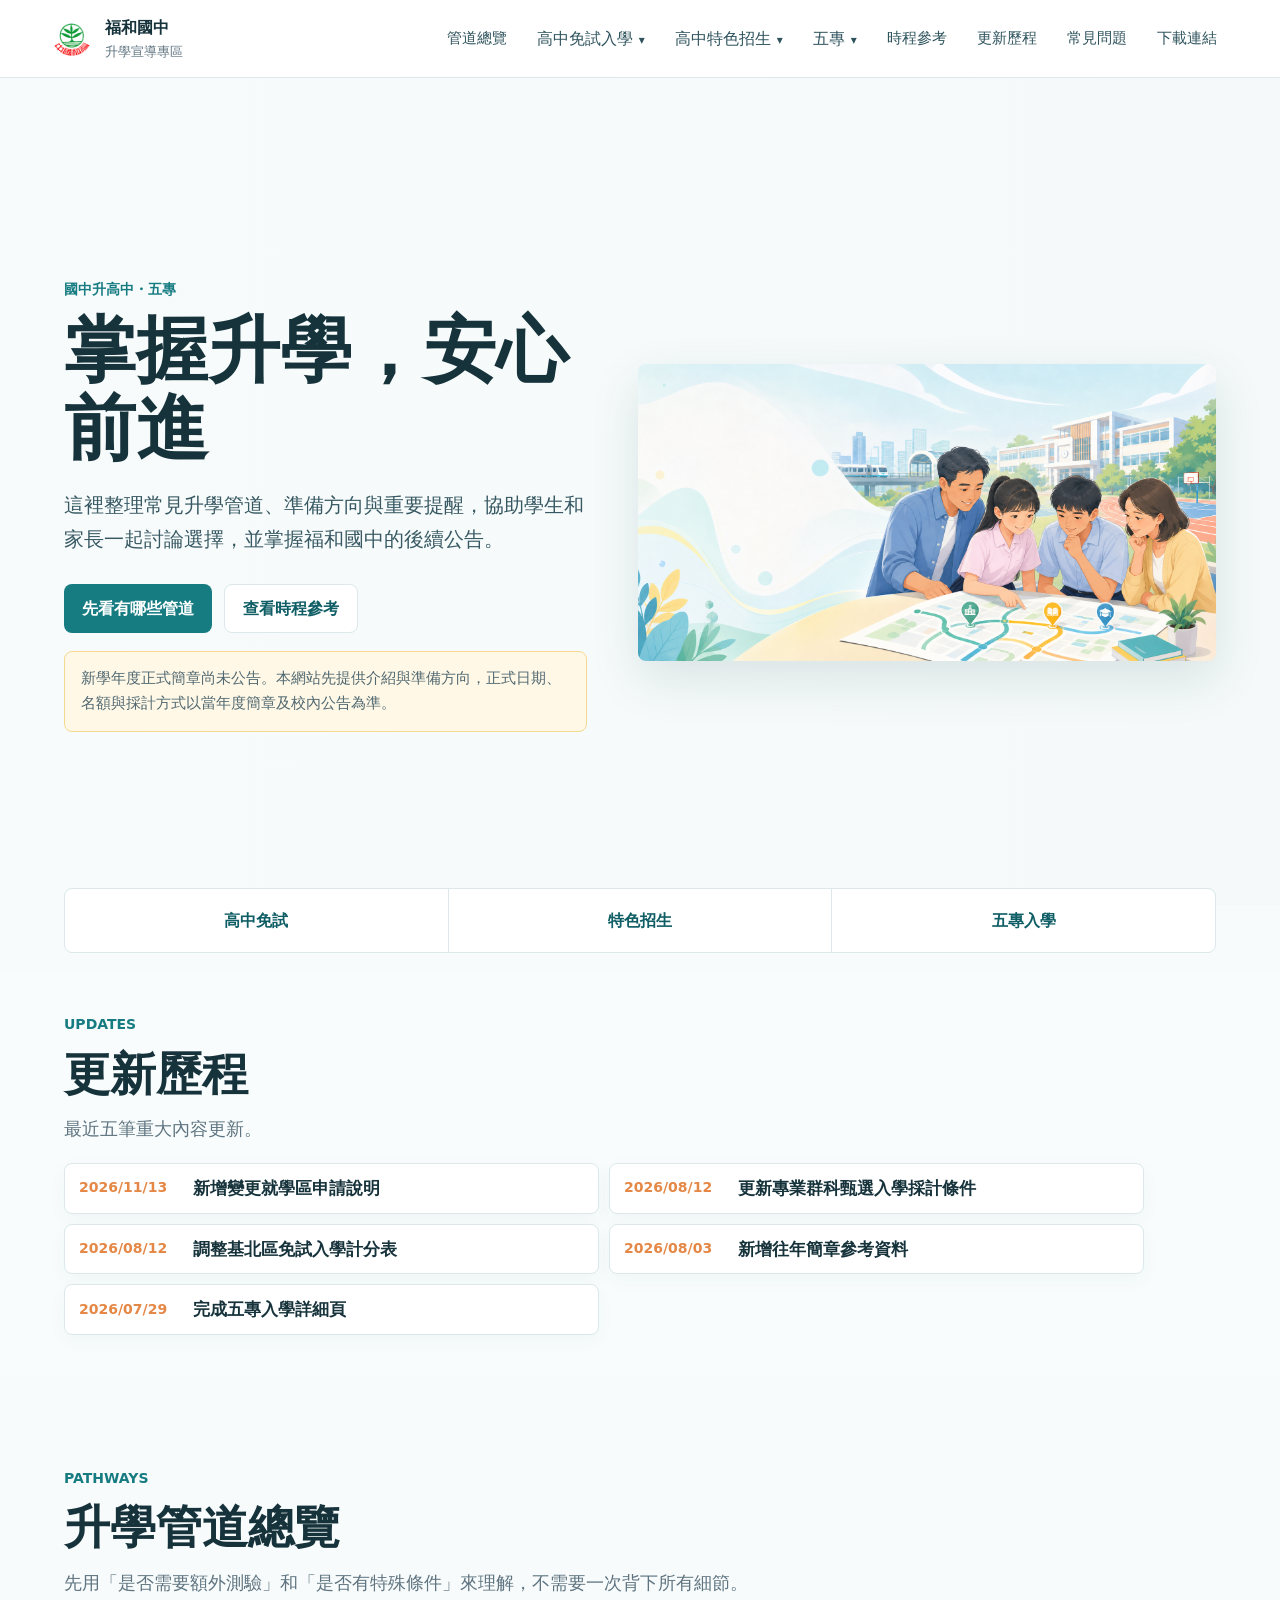
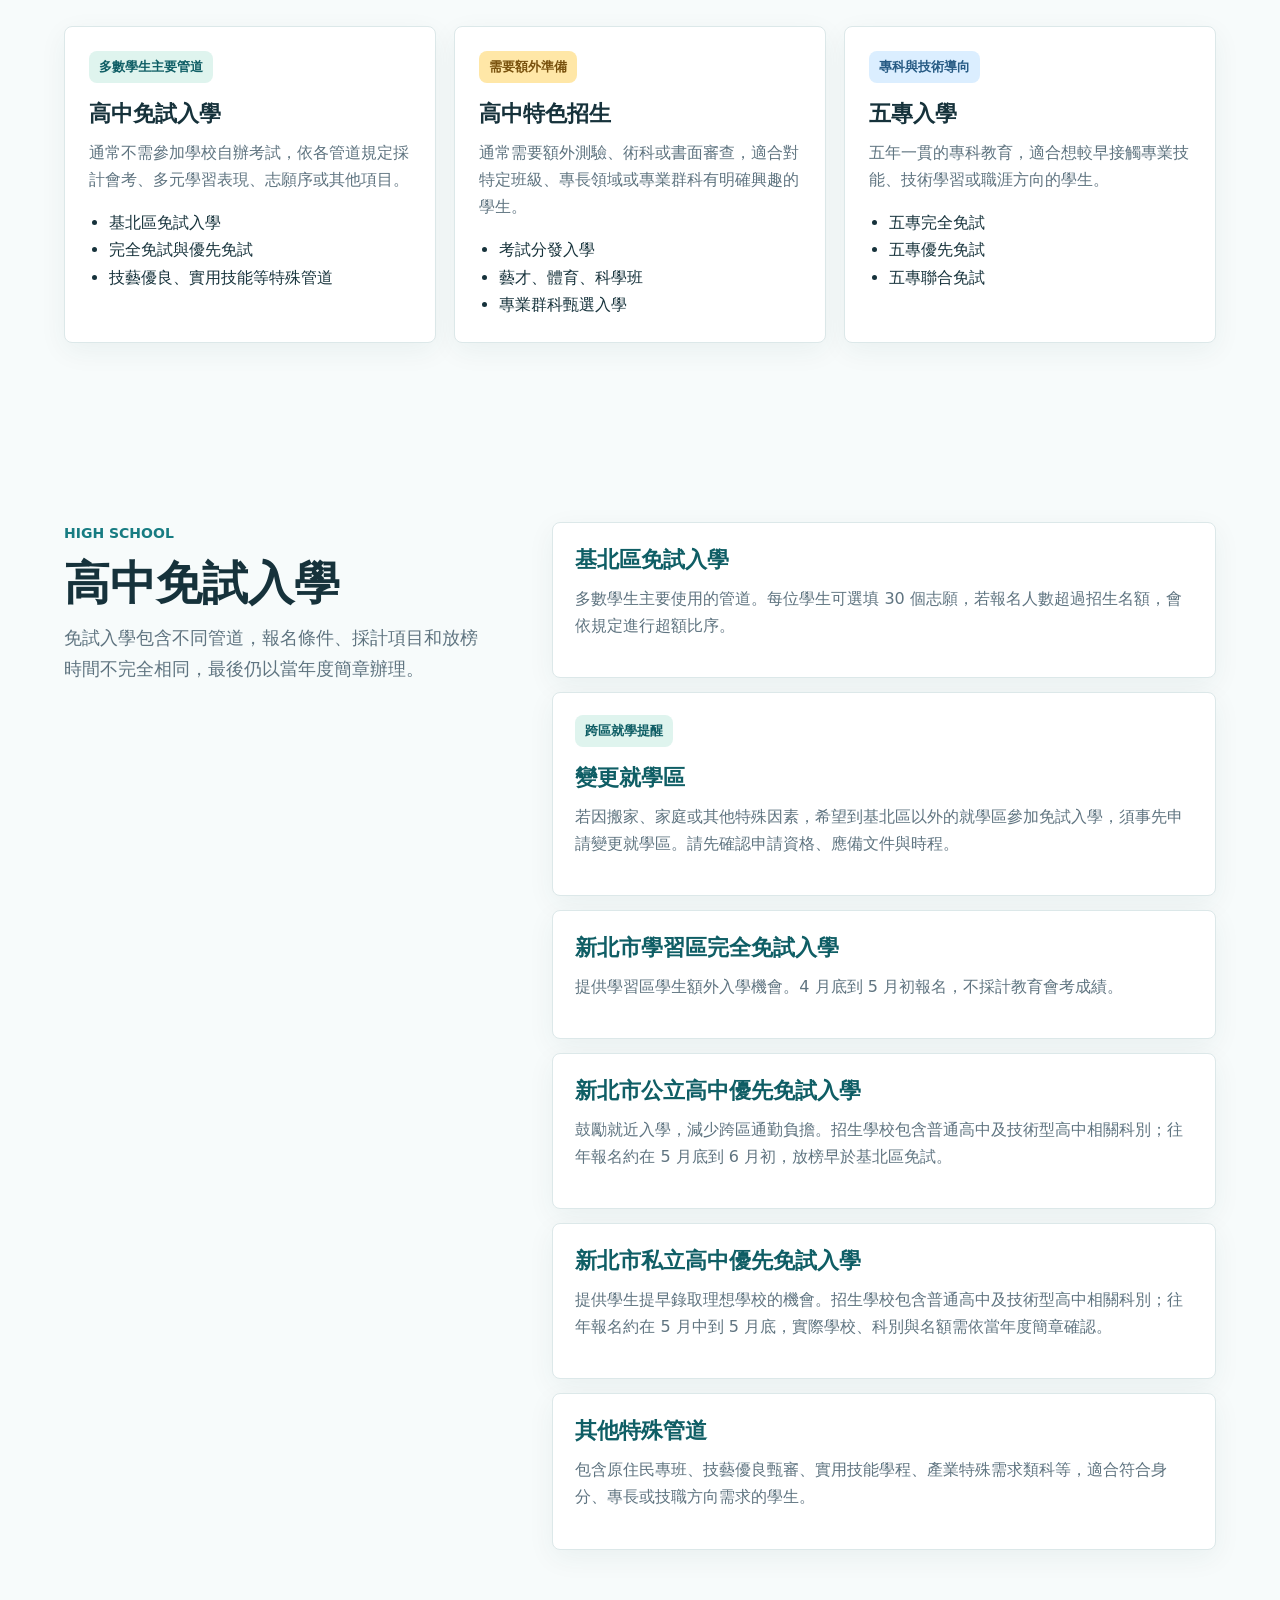
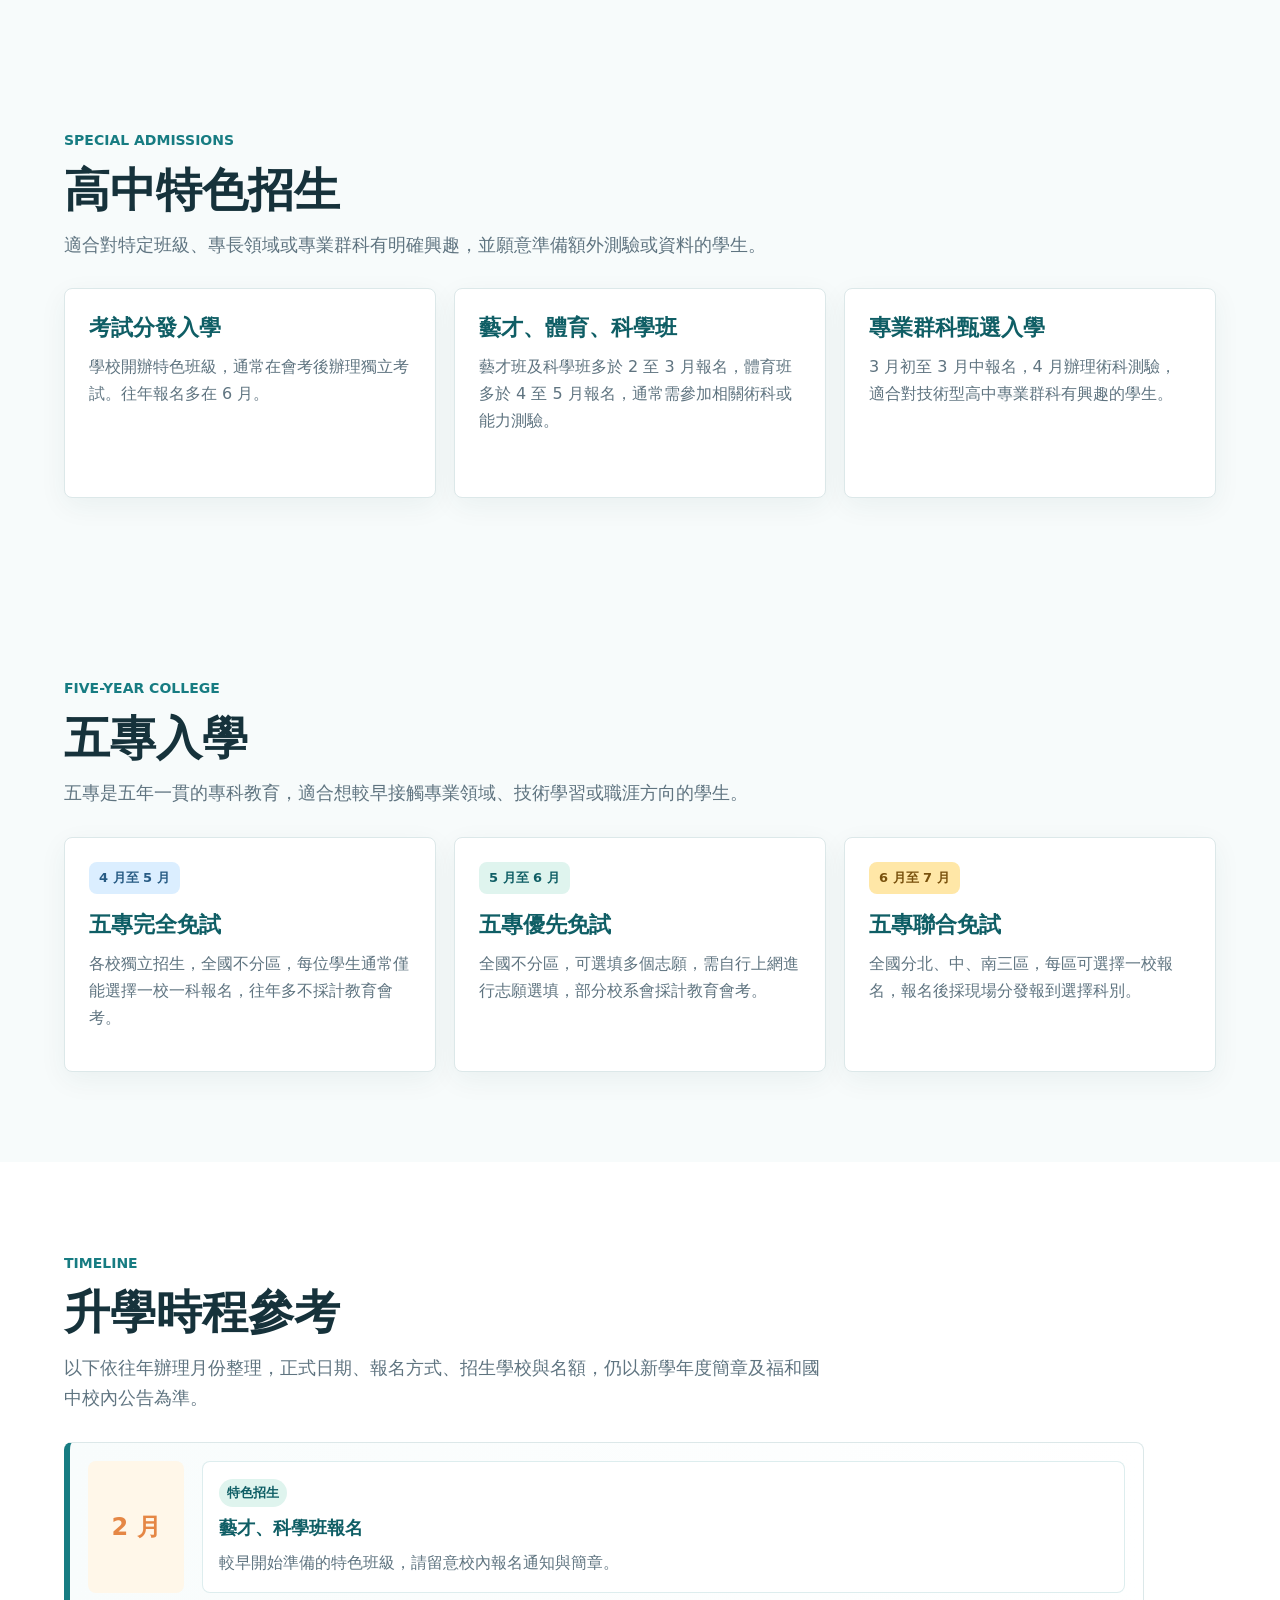
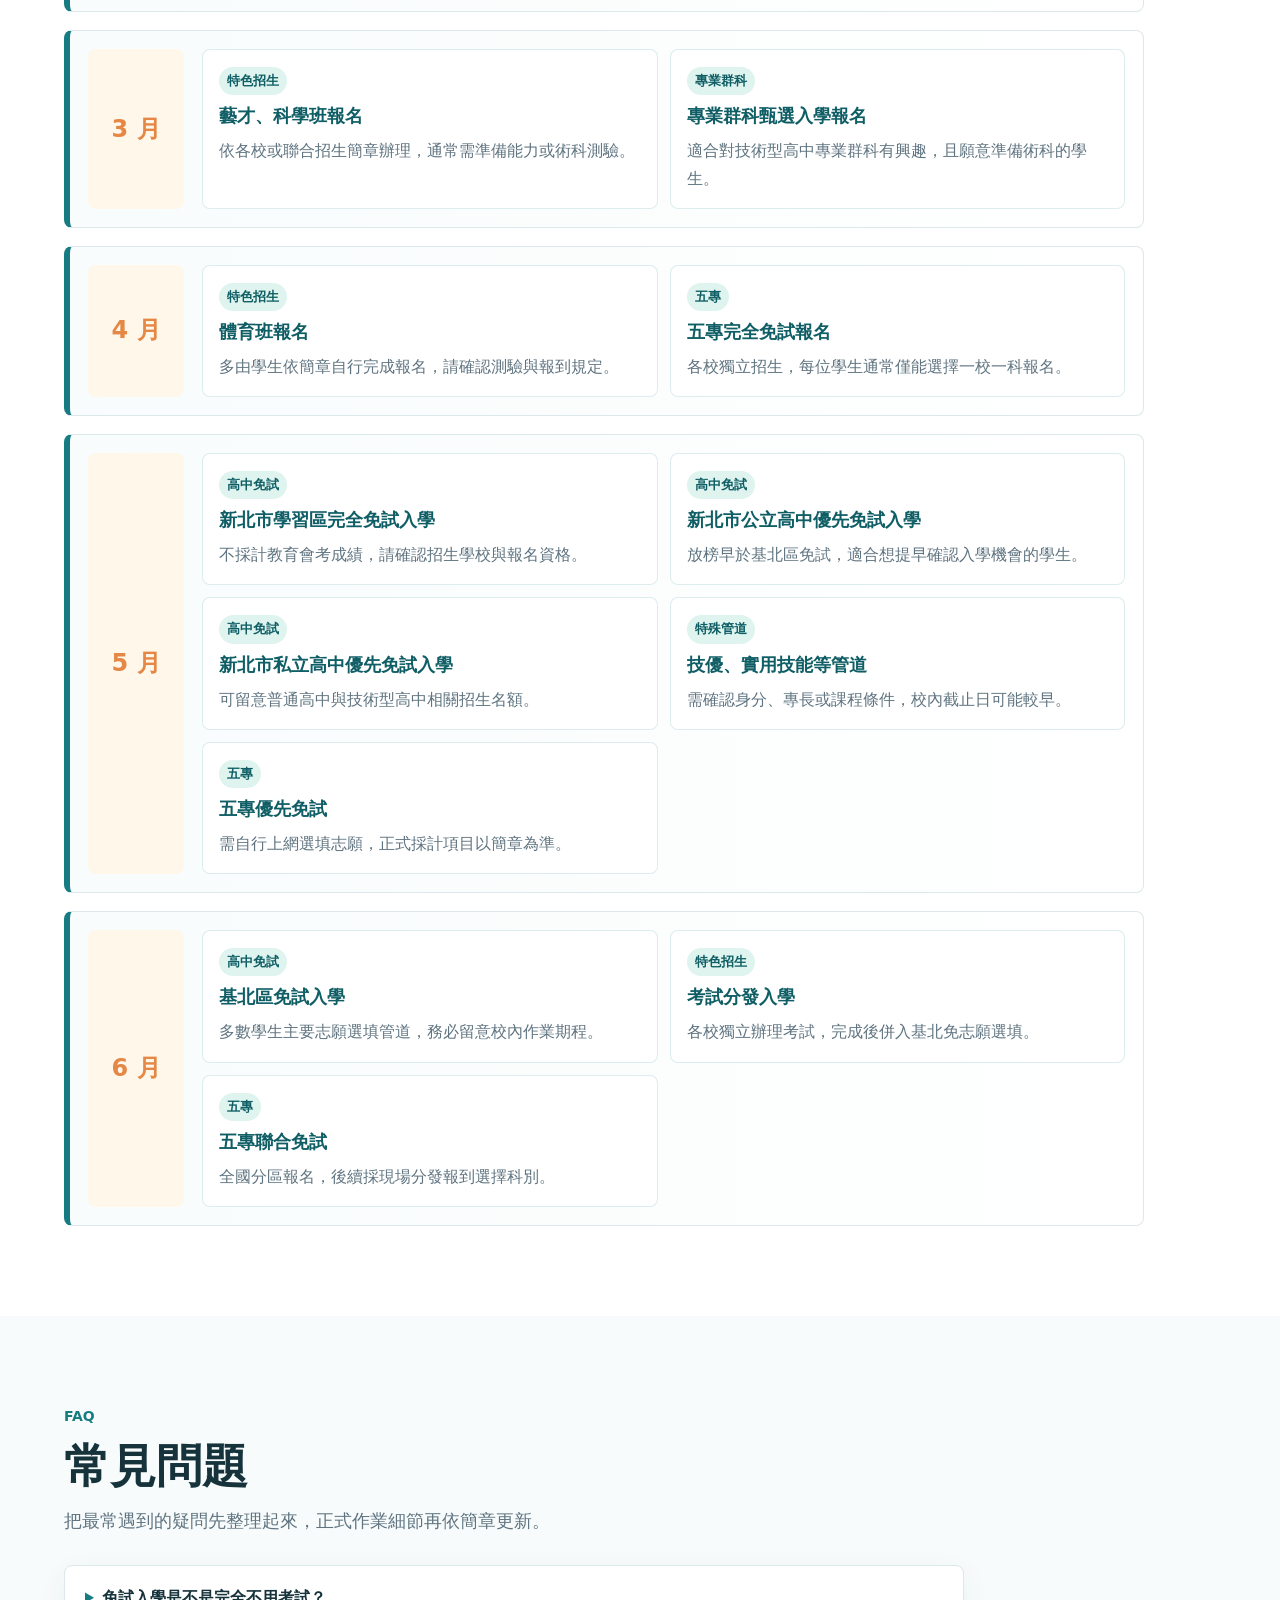
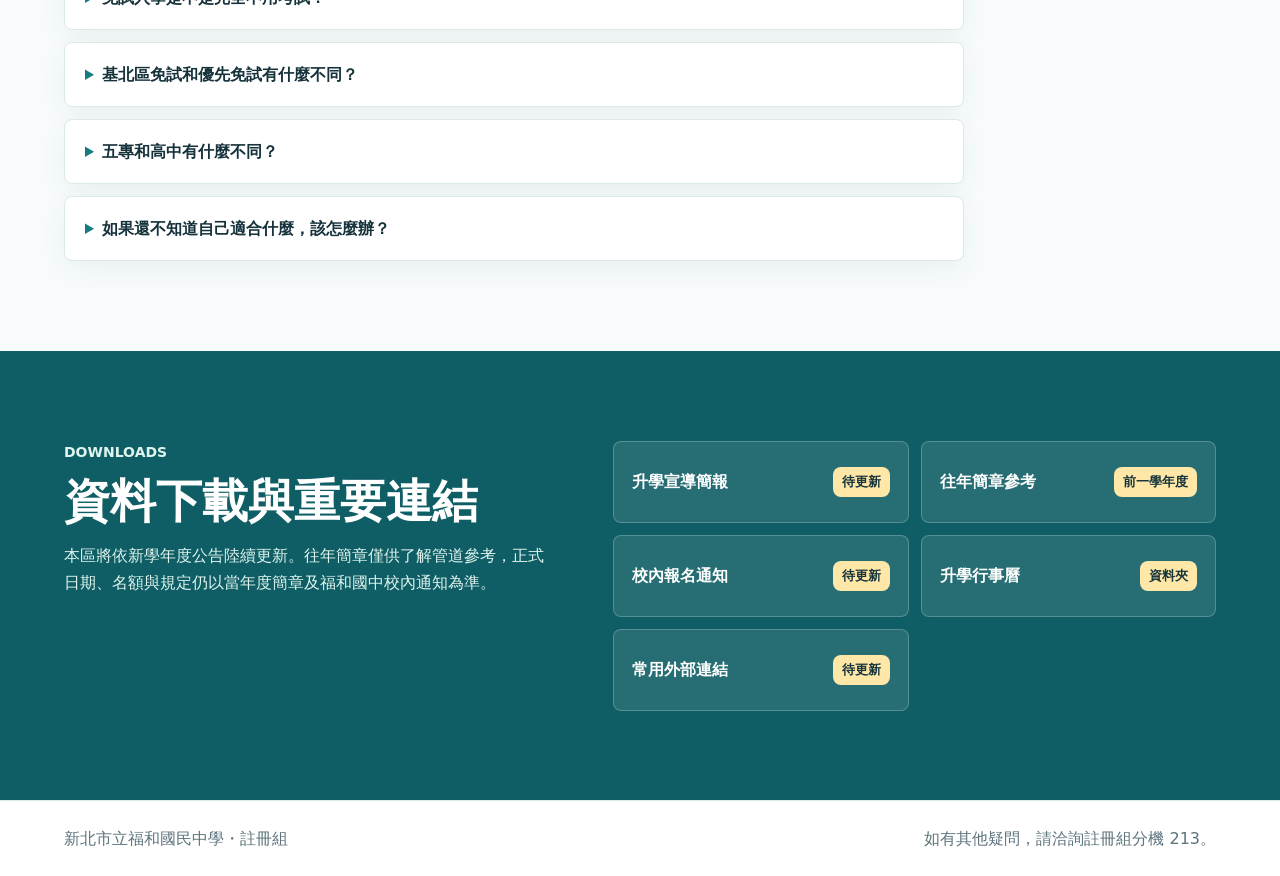
<file: index.html>
﻿<!doctype html>
<html lang="zh-Hant">
  <head>
    <meta charset="utf-8" />
    <meta name="viewport" content="width=device-width, initial-scale=1" />
    <title>福和國中升學宣導專區</title>
    <link rel="stylesheet" href="styles.css" />
  </head>
  <body>
    <header class="site-header">
      <a class="brand" href="#top" aria-label="回到首頁">
        <img class="brand-mark" src="assets/fuhe-jh-logo.png" alt="" />
        <span>
          <strong>福和國中</strong>
          <small>升學宣導專區</small>
        </span>
      </a>
      <button class="nav-toggle" type="button" aria-expanded="false" aria-controls="site-nav">選單</button>
      <nav id="site-nav" class="site-nav" aria-label="主要導覽">
        <a href="#pathways">管道總覽</a>
        <div class="nav-group">
          <button class="nav-menu-button" type="button" aria-expanded="false">高中免試入學</button>
          <div class="nav-menu">
            <a href="beiji.html">基北區免試入學</a>
            <a href="change-district.html">變更就學區（跨區申請）</a>
            <a href="learning-area.html">新北市學習區完全免試入學</a>
            <a href="public-priority.html">新北市公立高中優先免試入學</a>
            <a href="private-priority.html">新北市私立高中優先免試入學</a>
            <a href="special-pathways.html">其他特殊管道</a>
          </div>
        </div>
        <div class="nav-group">
          <button class="nav-menu-button" type="button" aria-expanded="false">高中特色招生</button>
          <div class="nav-menu">
            <a href="special-exam.html">考試分發入學</a>
            <a href="special-classes.html">藝才、體育、科學班</a>
            <a href="professional-groups.html">專業群科</a>
          </div>
        </div>
        <div class="nav-group">
          <button class="nav-menu-button" type="button" aria-expanded="false">五專</button>
          <div class="nav-menu">
            <a href="five-year-complete.html">五專完全免試</a>
            <a href="five-year-priority.html">五專優先免試</a>
            <a href="five-year-joint.html">五專聯合免試</a>
          </div>
        </div>
        <a href="#timeline">時程參考</a>
        <a href="#updates">更新歷程</a>
        <a href="#faq">常見問題</a>
        <a href="#downloads">下載連結</a>
      </nav>
    </header>

    <main id="top">
      <section class="hero">
        <div class="hero-copy">
          <p class="eyebrow">國中升高中・五專</p>
          <h1>掌握升學，安心前進</h1>
          <p class="lead">
            這裡整理常見升學管道、準備方向與重要提醒，協助學生和家長一起討論選擇，並掌握福和國中的後續公告。
          </p>
          <div class="hero-actions">
            <a class="button primary" href="#pathways">先看有哪些管道</a>
            <a class="button secondary" href="#timeline">查看時程參考</a>
          </div>
          <p class="notice">
            新學年度正式簡章尚未公告。本網站先提供介紹與準備方向，正式日期、名額與採計方式以當年度簡章及校內公告為準。
          </p>
        </div>
        <div class="hero-image" aria-label="學生與家長一起討論升學路徑的插圖">
          <img src="assets/hero-guidance-fuhe-uniform.png" alt="" />
        </div>
      </section>

      <section class="quick-links" aria-label="快速入口">
        <a href="#high-school">高中免試</a>
        <a href="#special">特色招生</a>
        <a href="#five-year">五專入學</a>
      </section>

      <section class="section updates-section" id="updates">
        <div class="section-heading compact-heading">
          <p class="eyebrow">Updates</p>
          <h2>更新歷程</h2>
          <p>最近五筆重大內容更新。</p>
        </div>
        <div class="update-list" aria-label="網站重大更新歷程">
          <article>
            <time datetime="2026-11-13">2026/11/13</time>
            <h3>新增變更就學區申請說明</h3>
          </article>
          <article>
            <time datetime="2026-08-12">2026/08/12</time>
            <h3>更新專業群科甄選入學採計條件</h3>
          </article>
          <article>
            <time datetime="2026-08-12">2026/08/12</time>
            <h3>調整基北區免試入學計分表</h3>
          </article>
          <article>
            <time datetime="2026-08-03">2026/08/03</time>
            <h3>新增往年簡章參考資料</h3>
          </article>
          <article>
            <time datetime="2026-07-29">2026/07/29</time>
            <h3>完成五專入學詳細頁</h3>
          </article>
        </div>
      </section>

      <section class="section" id="pathways">
        <div class="section-heading">
          <p class="eyebrow">Pathways</p>
          <h2>升學管道總覽</h2>
          <p>先用「是否需要額外測驗」和「是否有特殊條件」來理解，不需要一次背下所有細節。</p>
        </div>

        <div class="cards three">
          <article class="card">
            <span class="tag calm">多數學生主要管道</span>
            <h3>高中免試入學</h3>
            <p>通常不需參加學校自辦考試，依各管道規定採計會考、多元學習表現、志願序或其他項目。</p>
            <ul>
              <li>基北區免試入學</li>
              <li>完全免試與優先免試</li>
              <li>技藝優良、實用技能等特殊管道</li>
            </ul>
          </article>
          <article class="card">
            <span class="tag warm">需要額外準備</span>
            <h3>高中特色招生</h3>
            <p>通常需要額外測驗、術科或書面審查，適合對特定班級、專長領域或專業群科有明確興趣的學生。</p>
            <ul>
              <li>考試分發入學</li>
              <li>藝才、體育、科學班</li>
              <li>專業群科甄選入學</li>
            </ul>
          </article>
          <article class="card">
            <span class="tag fresh">專科與技術導向</span>
            <h3>五專入學</h3>
            <p>五年一貫的專科教育，適合想較早接觸專業技能、技術學習或職涯方向的學生。</p>
            <ul>
              <li>五專完全免試</li>
              <li>五專優先免試</li>
              <li>五專聯合免試</li>
            </ul>
          </article>
        </div>
      </section>

      <section class="section split" id="high-school">
        <div class="section-heading sticky-heading">
          <p class="eyebrow">High School</p>
          <h2>高中免試入學</h2>
          <p>免試入學包含不同管道，報名條件、採計項目和放榜時間不完全相同，最後仍以當年度簡章辦理。</p>
        </div>
        <div class="info-list">
          <article>
            <h3><a href="beiji.html">基北區免試入學</a></h3>
            <p>多數學生主要使用的管道。每位學生可選填 30 個志願，若報名人數超過招生名額，會依規定進行超額比序。</p>
          </article>
          <article>
            <span class="tag calm">跨區就學提醒</span>
            <h3><a href="change-district.html">變更就學區</a></h3>
            <p>若因搬家、家庭或其他特殊因素，希望到基北區以外的就學區參加免試入學，須事先申請變更就學區。請先確認申請資格、應備文件與時程。</p>
          </article>
          <article>
            <h3><a href="learning-area.html">新北市學習區完全免試入學</a></h3>
            <p>提供學習區學生額外入學機會。4 月底到 5 月初報名，不採計教育會考成績。</p>
          </article>
          <article>
            <h3><a href="public-priority.html">新北市公立高中優先免試入學</a></h3>
            <p>鼓勵就近入學，減少跨區通勤負擔。招生學校包含普通高中及技術型高中相關科別；往年報名約在 5 月底到 6 月初，放榜早於基北區免試。</p>
          </article>
          <article>
            <h3><a href="private-priority.html">新北市私立高中優先免試入學</a></h3>
            <p>提供學生提早錄取理想學校的機會。招生學校包含普通高中及技術型高中相關科別；往年報名約在 5 月中到 5 月底，實際學校、科別與名額需依當年度簡章確認。</p>
          </article>
          <article>
            <h3><a href="special-pathways.html">其他特殊管道</a></h3>
            <p>包含原住民專班、技藝優良甄審、實用技能學程、產業特殊需求類科等，適合符合身分、專長或技職方向需求的學生。</p>
          </article>
        </div>
      </section>

      <section class="section" id="special">
        <div class="section-heading">
          <p class="eyebrow">Special Admissions</p>
          <h2>高中特色招生</h2>
          <p>適合對特定班級、專長領域或專業群科有明確興趣，並願意準備額外測驗或資料的學生。</p>
        </div>
        <div class="cards three compact">
          <article class="card" id="special-exam">
            <h3><a href="special-exam.html">考試分發入學</a></h3>
            <p>學校開辦特色班級，通常在會考後辦理獨立考試。往年報名多在 6 月。</p>
          </article>
          <article class="card" id="special-classes">
            <h3><a href="special-classes.html">藝才、體育、科學班</a></h3>
            <p>藝才班及科學班多於 2 至 3 月報名，體育班多於 4 至 5 月報名，通常需參加相關術科或能力測驗。</p>
          </article>
          <article class="card" id="professional-groups">
            <h3><a href="professional-groups.html">專業群科甄選入學</a></h3>
            <p>3 月初至 3 月中報名，4 月辦理術科測驗，適合對技術型高中專業群科有興趣的學生。</p>
          </article>
        </div>
      </section>

      <section class="section" id="five-year">
        <div class="section-heading">
          <p class="eyebrow">Five-Year College</p>
          <h2>五專入學</h2>
          <p>五專是五年一貫的專科教育，適合想較早接觸專業領域、技術學習或職涯方向的學生。</p>
        </div>
        <div class="cards three compact">
          <article class="card" id="five-year-complete">
            <span class="tag fresh">4 月至 5 月</span>
            <h3><a href="five-year-complete.html">五專完全免試</a></h3>
            <p>各校獨立招生，全國不分區，每位學生通常僅能選擇一校一科報名，往年多不採計教育會考。</p>
          </article>
          <article class="card" id="five-year-priority">
            <span class="tag calm">5 月至 6 月</span>
            <h3><a href="five-year-priority.html">五專優先免試</a></h3>
            <p>全國不分區，可選填多個志願，需自行上網進行志願選填，部分校系會採計教育會考。</p>
          </article>
          <article class="card" id="five-year-joint">
            <span class="tag warm">6 月至 7 月</span>
            <h3><a href="five-year-joint.html">五專聯合免試</a></h3>
            <p>全國分北、中、南三區，每區可選擇一校報名，報名後採現場分發報到選擇科別。</p>
          </article>
        </div>
      </section>

      <section class="section timeline-section" id="timeline">
        <div class="section-heading">
          <p class="eyebrow">Timeline</p>
          <h2>升學時程參考</h2>
          <p>以下依往年辦理月份整理，正式日期、報名方式、招生學校與名額，仍以新學年度簡章及福和國中校內公告為準。</p>
        </div>
        <ol class="timeline">
          <li>
            <span>2 月</span>
            <div class="timeline-items">
              <article class="timeline-entry">
                <small>特色招生</small>
                <a href="special-classes.html">藝才、科學班報名</a>
                <p>較早開始準備的特色班級，請留意校內報名通知與簡章。</p>
              </article>
            </div>
          </li>
          <li>
            <span>3 月</span>
            <div class="timeline-items">
              <article class="timeline-entry">
                <small>特色招生</small>
                <a href="special-classes.html">藝才、科學班報名</a>
                <p>依各校或聯合招生簡章辦理，通常需準備能力或術科測驗。</p>
              </article>
              <article class="timeline-entry">
                <small>專業群科</small>
                <a href="professional-groups.html">專業群科甄選入學報名</a>
                <p>適合對技術型高中專業群科有興趣，且願意準備術科的學生。</p>
              </article>
            </div>
          </li>
          <li>
            <span>4 月</span>
            <div class="timeline-items">
              <article class="timeline-entry">
                <small>特色招生</small>
                <a href="special-classes.html">體育班報名</a>
                <p>多由學生依簡章自行完成報名，請確認測驗與報到規定。</p>
              </article>
              <article class="timeline-entry">
                <small>五專</small>
                <a href="five-year-complete.html">五專完全免試報名</a>
                <p>各校獨立招生，每位學生通常僅能選擇一校一科報名。</p>
              </article>
            </div>
          </li>
          <li>
            <span>5 月</span>
            <div class="timeline-items">
              <article class="timeline-entry">
                <small>高中免試</small>
                <a href="learning-area.html">新北市學習區完全免試入學</a>
                <p>不採計教育會考成績，請確認招生學校與報名資格。</p>
              </article>
              <article class="timeline-entry">
                <small>高中免試</small>
                <a href="public-priority.html">新北市公立高中優先免試入學</a>
                <p>放榜早於基北區免試，適合想提早確認入學機會的學生。</p>
              </article>
              <article class="timeline-entry">
                <small>高中免試</small>
                <a href="private-priority.html">新北市私立高中優先免試入學</a>
                <p>可留意普通高中與技術型高中相關招生名額。</p>
              </article>
              <article class="timeline-entry">
                <small>特殊管道</small>
                <a href="special-pathways.html">技優、實用技能等管道</a>
                <p>需確認身分、專長或課程條件，校內截止日可能較早。</p>
              </article>
              <article class="timeline-entry">
                <small>五專</small>
                <a href="five-year-priority.html">五專優先免試</a>
                <p>需自行上網選填志願，正式採計項目以簡章為準。</p>
              </article>
            </div>
          </li>
          <li>
            <span>6 月</span>
            <div class="timeline-items">
              <article class="timeline-entry">
                <small>高中免試</small>
                <a href="beiji.html">基北區免試入學</a>
                <p>多數學生主要志願選填管道，務必留意校內作業期程。</p>
              </article>
              <article class="timeline-entry">
                <small>特色招生</small>
                <a href="special-exam.html">考試分發入學</a>
                <p>各校獨立辦理考試，完成後併入基北免志願選填。</p>
              </article>
              <article class="timeline-entry">
                <small>五專</small>
                <a href="five-year-joint.html">五專聯合免試</a>
                <p>全國分區報名，後續採現場分發報到選擇科別。</p>
              </article>
            </div>
          </li>
        </ol>
      </section>

      <section class="section" id="faq">
        <div class="section-heading">
          <p class="eyebrow">FAQ</p>
          <h2>常見問題</h2>
          <p>把最常遇到的疑問先整理起來，正式作業細節再依簡章更新。</p>
        </div>
        <div class="faq-list">
          <details>
            <summary>免試入學是不是完全不用考試？</summary>
            <p>通常不需要參加各校另外舉辦的入學考試，但部分管道仍會採計國中教育會考、多元學習表現、志願序或其他項目。</p>
          </details>
          <details>
            <summary>基北區免試和優先免試有什麼不同？</summary>
            <p>基北區免試是多數學生主要使用的管道，可選填多個志願。優先免試通常讓學生提早報名特定學校，報名學校數較少，辦理時間也較早。</p>
          </details>
          <details>
            <summary>五專和高中有什麼不同？</summary>
            <p>五專是五年一貫的專科教育，較早進入專業領域學習。普通高中、技術型高中、綜合型高中與五專的課程安排、學習重點和未來進路不同。</p>
          </details>
          <details>
            <summary>如果還不知道自己適合什麼，該怎麼辦？</summary>
            <p>可以先了解普通高中、技術型高中、綜合型高中與五專差異，列出感興趣或不排斥的學校與科別，再和導師、輔導老師、家人討論。</p>
          </details>
        </div>
      </section>

      <section class="section downloads" id="downloads">
        <div>
          <p class="eyebrow">Downloads</p>
          <h2>資料下載與重要連結</h2>
          <p>本區將依新學年度公告陸續更新。往年簡章僅供了解管道參考，正式日期、名額與規定仍以當年度簡章及福和國中校內通知為準。</p>
        </div>
        <div class="download-grid">
          <a href="#" aria-disabled="true">升學宣導簡報<span>待更新</span></a>
          <a href="https://drive.google.com/drive/u/0/folders/1i0nspCQIE1HU7EPEcooNxf0yfDHNIeZe" target="_blank" rel="noopener">往年簡章參考<span>前一學年度</span></a>
          <a href="#" aria-disabled="true">校內報名通知<span>待更新</span></a>
          <a href="https://drive.google.com/drive/folders/1Xf5ZR2CCI41YE4-HUJNZ5OLdWqQUwfVE?usp=drive_link" target="_blank" rel="noopener">升學行事曆<span>資料夾</span></a>
          <a href="#" aria-disabled="true">常用外部連結<span>待更新</span></a>
        </div>
      </section>
    </main>

    <footer class="site-footer">
      <p>新北市立福和國民中學・註冊組</p>
      <p>如有其他疑問，請洽詢註冊組分機 213。</p>
    </footer>

    <script src="script.js"></script>
  </body>
</html>
</file>
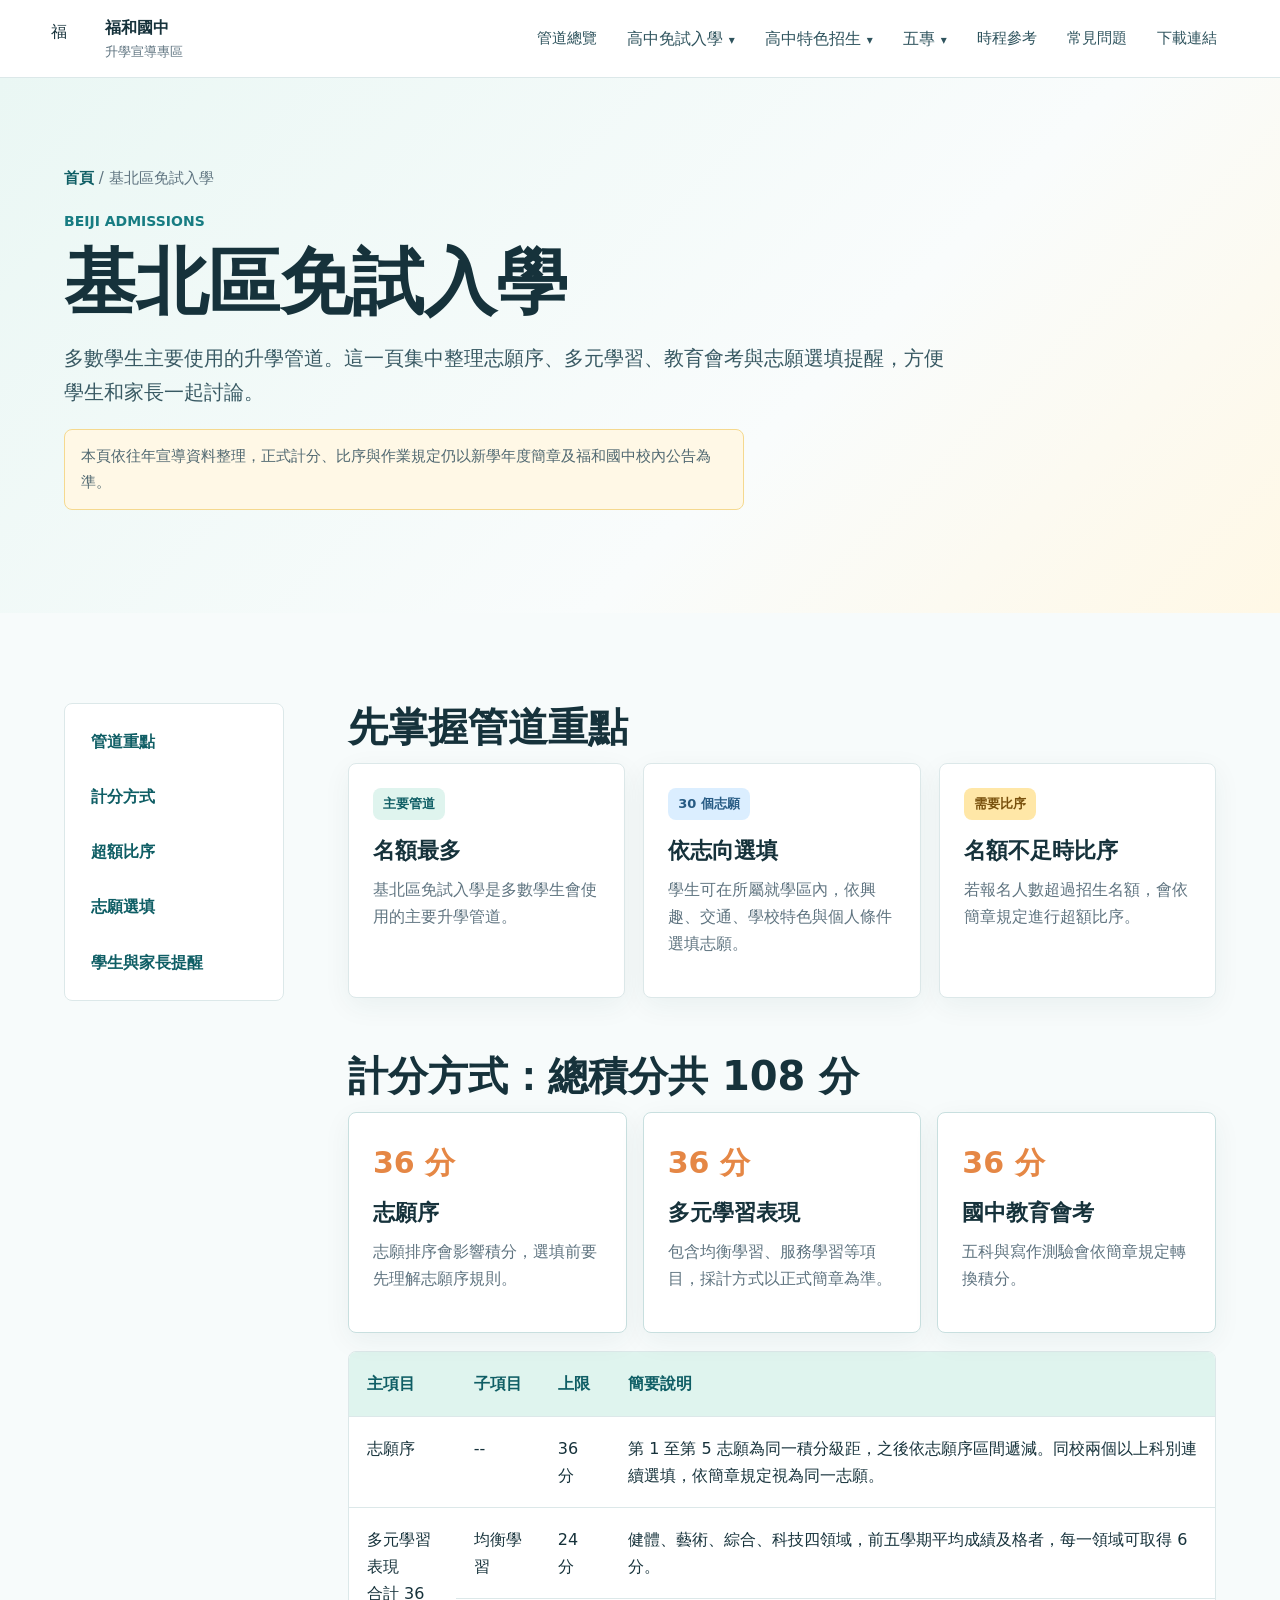
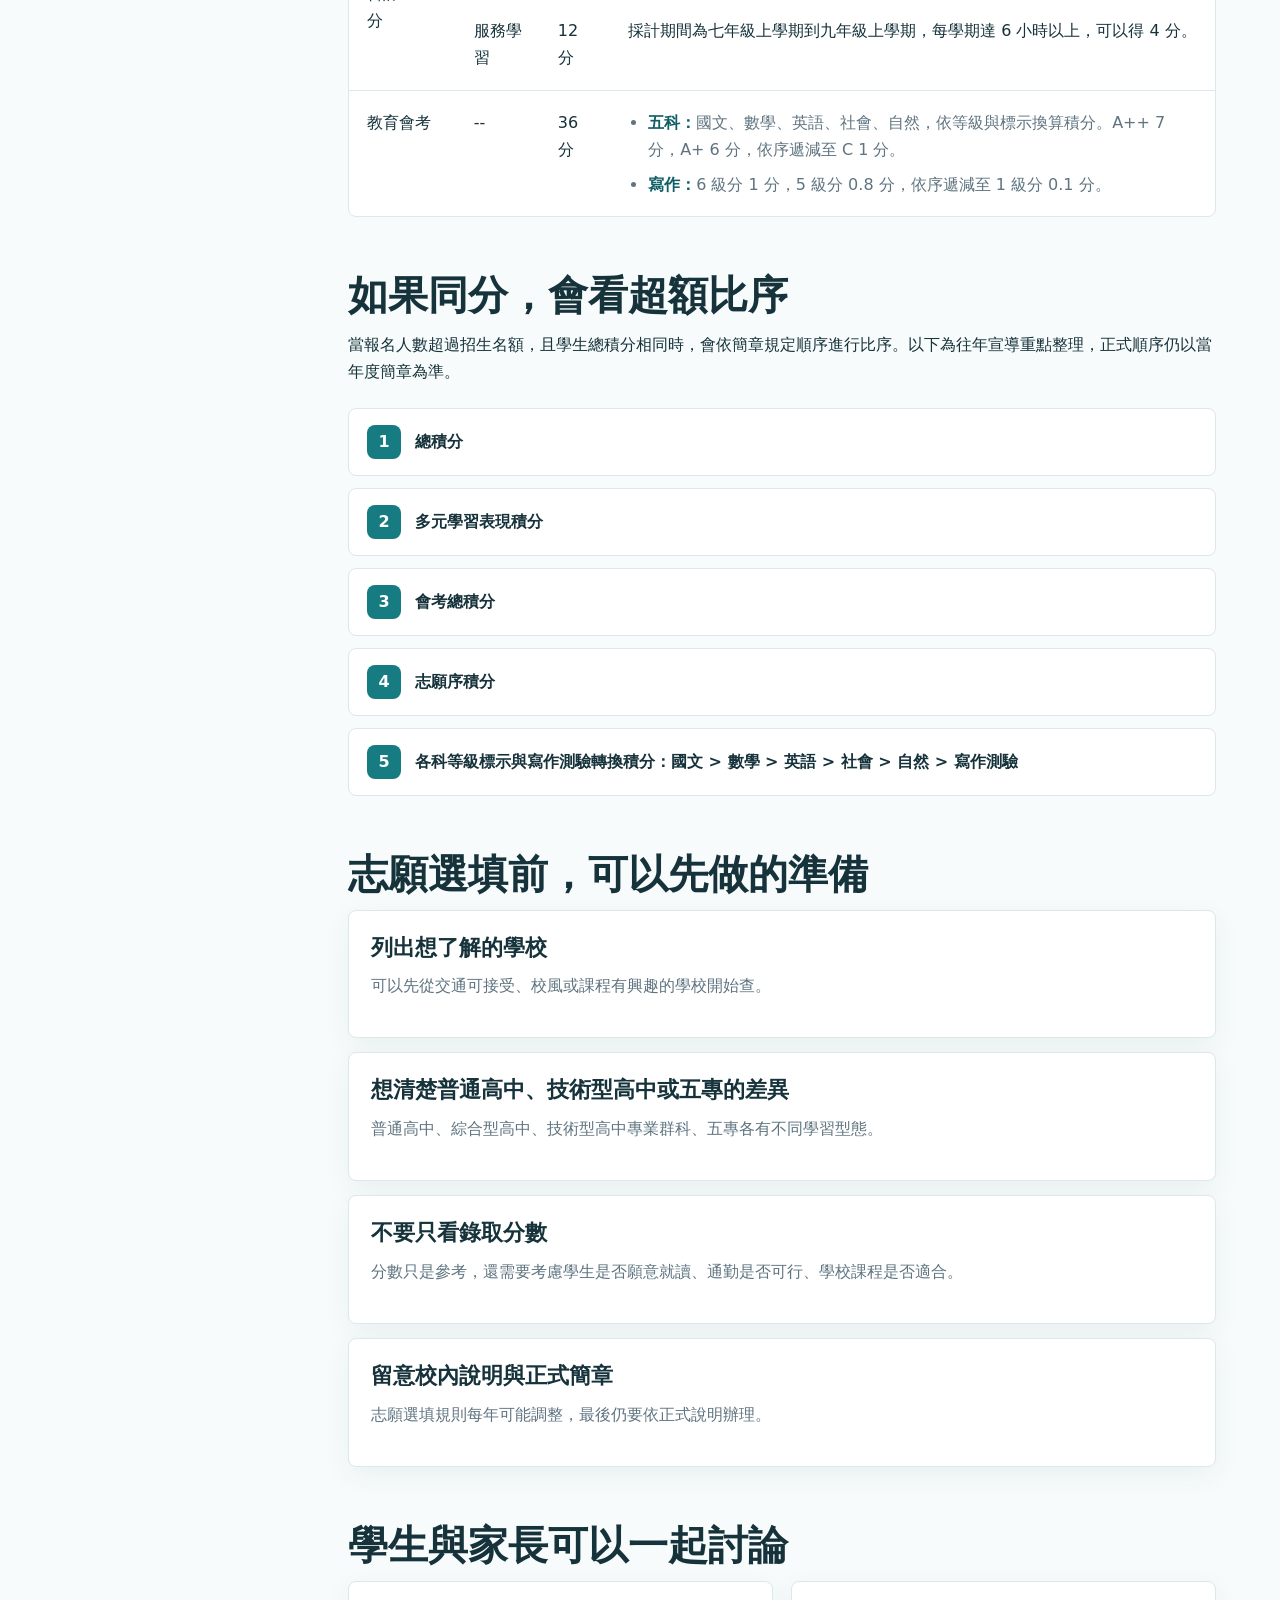
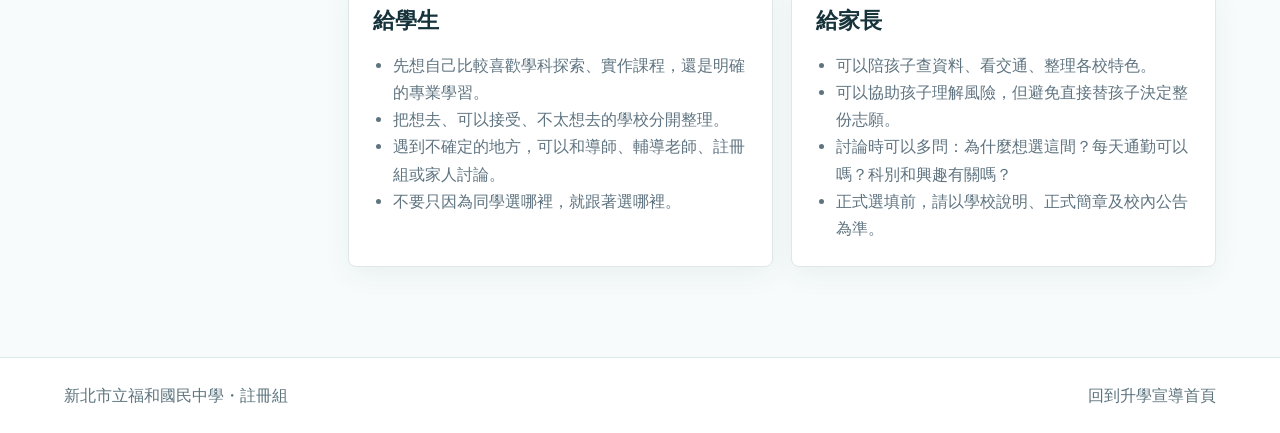
<file: beiji.html>
﻿<!doctype html>
<html lang="zh-Hant">
  <head>
    <meta charset="utf-8" />
    <meta name="viewport" content="width=device-width, initial-scale=1" />
    <title>基北區免試入學｜福和國中升學宣導專區</title>
    <link rel="stylesheet" href="styles.css" />
  </head>
  <body>
    <header class="site-header">
      <a class="brand" href="index.html#top" aria-label="回到首頁">
        <span class="brand-mark">福</span>
        <span>
          <strong>福和國中</strong>
          <small>升學宣導專區</small>
        </span>
      </a>
      <button class="nav-toggle" type="button" aria-expanded="false" aria-controls="site-nav">選單</button>
      <nav id="site-nav" class="site-nav" aria-label="主要導覽">
        <a href="index.html#pathways">管道總覽</a>
        <div class="nav-group">
          <button class="nav-menu-button" type="button" aria-expanded="false">高中免試入學</button>
          <div class="nav-menu">
            <a href="beiji.html">基北區免試入學</a>
            <a href="change-district.html">變更就學區（跨區申請）</a>
            <a href="learning-area.html">新北市學習區完全免試入學</a>
            <a href="public-priority.html">新北市公立高中優先免試入學</a>
            <a href="private-priority.html">新北市私立高中優先免試入學</a>
            <a href="special-pathways.html">其他特殊管道</a>
          </div>
        </div>
        <div class="nav-group">
          <button class="nav-menu-button" type="button" aria-expanded="false">高中特色招生</button>
          <div class="nav-menu">
            <a href="special-exam.html">考試分發入學</a>
            <a href="special-classes.html">藝才、體育、科學班</a>
            <a href="professional-groups.html">專業群科</a>
          </div>
        </div>
        <div class="nav-group">
          <button class="nav-menu-button" type="button" aria-expanded="false">五專</button>
          <div class="nav-menu">
            <a href="five-year-complete.html">五專完全免試</a>
            <a href="five-year-priority.html">五專優先免試</a>
            <a href="five-year-joint.html">五專聯合免試</a>
          </div>
        </div>
        <a href="index.html#timeline">時程參考</a>
        <a href="index.html#faq">常見問題</a>
        <a href="index.html#downloads">下載連結</a>
      </nav>
    </header>

    <main>
      <section class="page-hero">
        <p class="breadcrumb"><a href="index.html">首頁</a> / 基北區免試入學</p>
        <p class="eyebrow">Beiji Admissions</p>
        <h1>基北區免試入學</h1>
        <p class="lead">多數學生主要使用的升學管道。這一頁集中整理志願序、多元學習、教育會考與志願選填提醒，方便學生和家長一起討論。</p>
        <p class="notice">本頁依往年宣導資料整理，正式計分、比序與作業規定仍以新學年度簡章及福和國中校內公告為準。</p>
      </section>

      <section class="section detail-layout">
        <aside class="detail-nav" aria-label="頁面段落">
          <a href="#overview">管道重點</a>
          <a href="#score">計分方式</a>
          <a href="#comparison">超額比序</a>
          <a href="#choice">志願選填</a>
          <a href="#roles">學生與家長提醒</a>
        </aside>

        <div class="detail-content">
          <section id="overview" class="detail-section">
            <h2>先掌握管道重點</h2>
            <div class="cards three compact">
              <article class="card">
                <span class="tag calm">主要管道</span>
                <h3>名額最多</h3>
                <p>基北區免試入學是多數學生會使用的主要升學管道。</p>
              </article>
              <article class="card">
                <span class="tag fresh">30 個志願</span>
                <h3>依志向選填</h3>
                <p>學生可在所屬就學區內，依興趣、交通、學校特色與個人條件選填志願。</p>
              </article>
              <article class="card">
                <span class="tag warm">需要比序</span>
                <h3>名額不足時比序</h3>
                <p>若報名人數超過招生名額，會依簡章規定進行超額比序。</p>
              </article>
            </div>
          </section>

          <section id="score" class="detail-section">
            <h2>計分方式：總積分共 108 分</h2>
            <div class="score-grid">
              <article>
                <span>36 分</span>
                <h3>志願序</h3>
                <p>志願排序會影響積分，選填前要先理解志願序規則。</p>
              </article>
              <article>
                <span>36 分</span>
                <h3>多元學習表現</h3>
                <p>包含均衡學習、服務學習等項目，採計方式以正式簡章為準。</p>
              </article>
              <article>
                <span>36 分</span>
                <h3>國中教育會考</h3>
                <p>五科與寫作測驗會依簡章規定轉換積分。</p>
              </article>
            </div>
            <div class="compare-table" role="region" aria-label="基北區免試入學積分說明">
              <table>
                <thead>
                  <tr>
                    <th>主項目</th>
                    <th>子項目</th>
                    <th>上限</th>
                    <th>簡要說明</th>
                  </tr>
                </thead>
                <tbody>
                  <tr>
                    <td>志願序</td>
                    <td>--</td>
                    <td>36 分</td>
                    <td>第 1 至第 5 志願為同一積分級距，之後依志願序區間遞減。同校兩個以上科別連續選填，依簡章規定視為同一志願。</td>
                  </tr>
                  <tr>
                    <td rowspan="2">多元學習表現<br />合計 36 分</td>
                    <td>均衡學習</td>
                    <td>24 分</td>
                    <td>健體、藝術、綜合、科技四領域，前五學期平均成績及格者，每一領域可取得 6 分。</td>
                  </tr>
                  <tr>
                    <td>服務學習</td>
                    <td>12 分</td>
                    <td>採計期間為七年級上學期到九年級上學期，每學期達 6 小時以上，可以得 4 分。</td>
                  </tr>
                  <tr>
                    <td>教育會考</td>
                    <td>--</td>
                    <td>36 分</td>
                    <td>
                      <ul class="score-note">
                        <li><strong>五科：</strong>國文、數學、英語、社會、自然，依等級與標示換算積分。A++ 7 分，A+ 6 分，依序遞減至 C 1 分。</li>
                        <li><strong>寫作：</strong>6 級分 1 分，5 級分 0.8 分，依序遞減至 1 級分 0.1 分。</li>
                      </ul>
                    </td>
                  </tr>
                </tbody>
              </table>
            </div>
          </section>

          <section id="comparison" class="detail-section">
            <h2>如果同分，會看超額比序</h2>
            <p>當報名人數超過招生名額，且學生總積分相同時，會依簡章規定順序進行比序。以下為往年宣導重點整理，正式順序仍以當年度簡章為準。</p>
            <ol class="step-list">
              <li><span>1</span><strong>總積分</strong></li>
              <li><span>2</span><strong>多元學習表現積分</strong></li>
              <li><span>3</span><strong>會考總積分</strong></li>
              <li><span>4</span><strong>志願序積分</strong></li>
              <li><span>5</span><strong>各科等級標示與寫作測驗轉換積分：國文 &gt; 數學 &gt; 英語 &gt; 社會 &gt; 自然 &gt; 寫作測驗</strong></li>
            </ol>
          </section>

          <section id="choice" class="detail-section">
            <h2>志願選填前，可以先做的準備</h2>
            <div class="info-list">
              <article>
                <h3>列出想了解的學校</h3>
                <p>可以先從交通可接受、校風或課程有興趣的學校開始查。</p>
              </article>
              <article>
                <h3>想清楚普通高中、技術型高中或五專的差異</h3>
                <p>普通高中、綜合型高中、技術型高中專業群科、五專各有不同學習型態。</p>
              </article>
              <article>
                <h3>不要只看錄取分數</h3>
                <p>分數只是參考，還需要考慮學生是否願意就讀、通勤是否可行、學校課程是否適合。</p>
              </article>
              <article>
                <h3>留意校內說明與正式簡章</h3>
                <p>志願選填規則每年可能調整，最後仍要依正式說明辦理。</p>
              </article>
            </div>
          </section>

          <section id="roles" class="detail-section">
            <h2>學生與家長可以一起討論</h2>
            <div class="role-grid">
              <article>
                <h3>給學生</h3>
                <ul>
                  <li>先想自己比較喜歡學科探索、實作課程，還是明確的專業學習。</li>
                  <li>把想去、可以接受、不太想去的學校分開整理。</li>
                  <li>遇到不確定的地方，可以和導師、輔導老師、註冊組或家人討論。</li>
                  <li>不要只因為同學選哪裡，就跟著選哪裡。</li>
                </ul>
              </article>
              <article>
                <h3>給家長</h3>
                <ul>
                  <li>可以陪孩子查資料、看交通、整理各校特色。</li>
                  <li>可以協助孩子理解風險，但避免直接替孩子決定整份志願。</li>
                  <li>討論時可以多問：為什麼想選這間？每天通勤可以嗎？科別和興趣有關嗎？</li>
                  <li>正式選填前，請以學校說明、正式簡章及校內公告為準。</li>
                </ul>
              </article>
            </div>
          </section>
        </div>
      </section>
    </main>

    <footer class="site-footer">
      <p>新北市立福和國民中學・註冊組</p>
      <p><a href="index.html">回到升學宣導首頁</a></p>
    </footer>

    <script src="script.js"></script>
  </body>
</html>
</file>
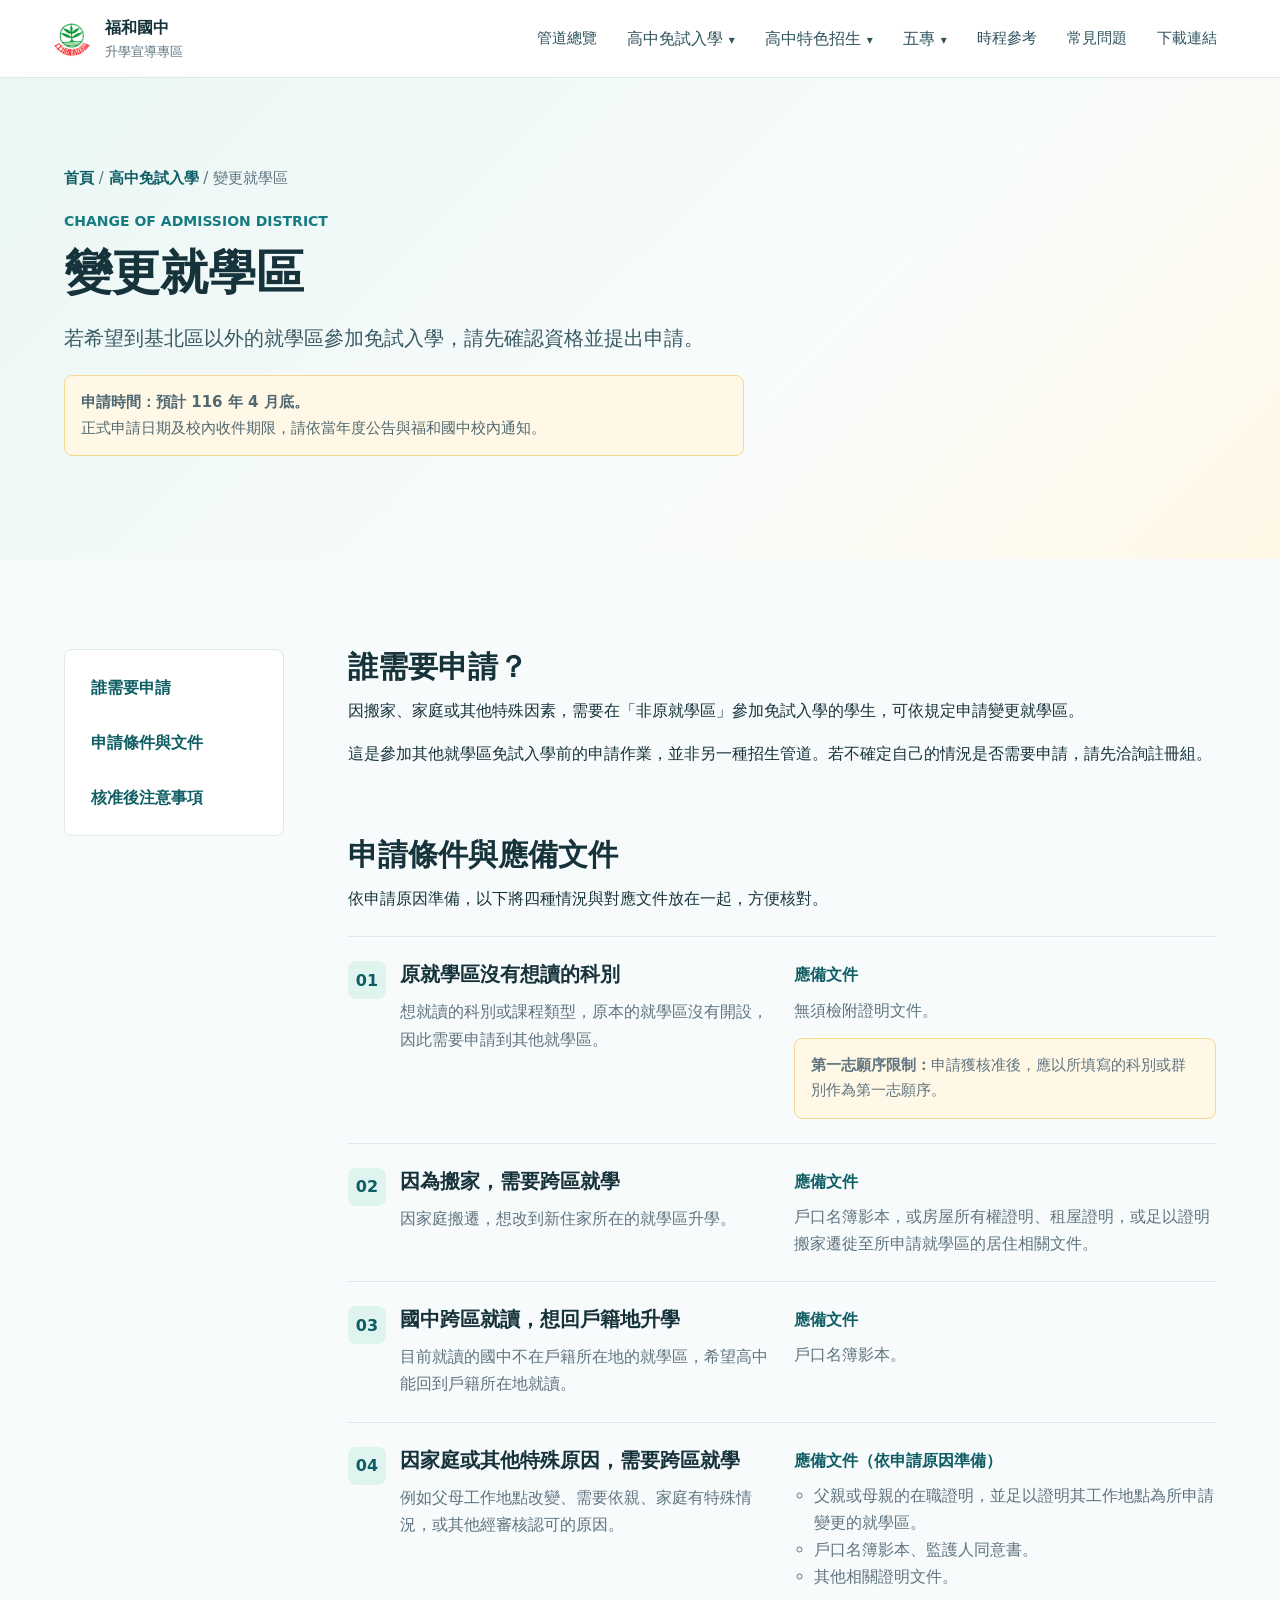
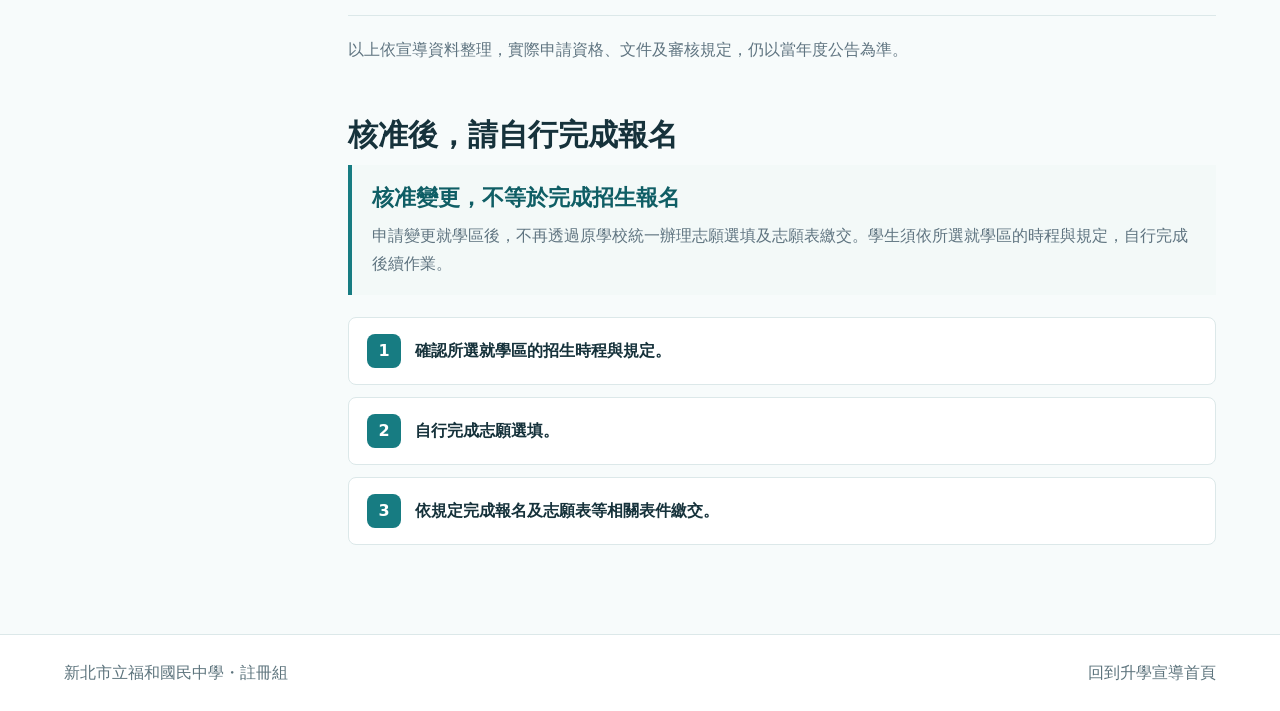
<file: change-district.html>
<!doctype html>
<html lang="zh-Hant">
  <head>
    <meta charset="utf-8" />
    <meta name="viewport" content="width=device-width, initial-scale=1" />
    <title>變更就學區｜福和國中升學宣導專區</title>
    <link rel="stylesheet" href="styles.css" />
  </head>
  <body class="district-page">
    <header class="site-header">
      <a class="brand" href="index.html#top" aria-label="回到首頁">
        <img class="brand-mark" src="assets/fuhe-jh-logo.png" alt="" />
        <span>
          <strong>福和國中</strong>
          <small>升學宣導專區</small>
        </span>
      </a>
      <button class="nav-toggle" type="button" aria-expanded="false" aria-controls="site-nav">選單</button>
      <nav id="site-nav" class="site-nav" aria-label="主要導覽">
        <a href="index.html#pathways">管道總覽</a>
        <div class="nav-group">
          <button class="nav-menu-button" type="button" aria-expanded="false">高中免試入學</button>
          <div class="nav-menu">
            <a href="beiji.html">基北區免試入學</a>
            <a href="change-district.html" aria-current="page">變更就學區（跨區申請）</a>
            <a href="learning-area.html">新北市學習區完全免試入學</a>
            <a href="public-priority.html">新北市公立高中優先免試入學</a>
            <a href="private-priority.html">新北市私立高中優先免試入學</a>
            <a href="special-pathways.html">其他特殊管道</a>
          </div>
        </div>
        <div class="nav-group">
          <button class="nav-menu-button" type="button" aria-expanded="false">高中特色招生</button>
          <div class="nav-menu">
            <a href="special-exam.html">考試分發入學</a>
            <a href="special-classes.html">藝才、體育、科學班</a>
            <a href="professional-groups.html">專業群科</a>
          </div>
        </div>
        <div class="nav-group">
          <button class="nav-menu-button" type="button" aria-expanded="false">五專</button>
          <div class="nav-menu">
            <a href="five-year-complete.html">五專完全免試</a>
            <a href="five-year-priority.html">五專優先免試</a>
            <a href="five-year-joint.html">五專聯合免試</a>
          </div>
        </div>
        <a href="index.html#timeline">時程參考</a>
        <a href="index.html#faq">常見問題</a>
        <a href="index.html#downloads">下載連結</a>
      </nav>
    </header>

    <main>
      <section class="page-hero">
        <p class="breadcrumb"><a href="index.html">首頁</a> / <a href="index.html#high-school">高中免試入學</a> / 變更就學區</p>
        <p class="eyebrow">Change of Admission District</p>
        <h1>變更就學區</h1>
        <p class="lead">若希望到基北區以外的就學區參加免試入學，請先確認資格並提出申請。</p>
        <p class="notice"><strong>申請時間：預計 116 年 4 月底。</strong><br />正式申請日期及校內收件期限，請依當年度公告與福和國中校內通知。</p>
      </section>

      <section class="section detail-layout">
        <aside class="detail-nav" aria-label="頁面段落">
          <a href="#overview">誰需要申請</a>
          <a href="#requirements">申請條件與文件</a>
          <a href="#after-approval">核准後注意事項</a>
        </aside>

        <div class="detail-content">
          <section id="overview" class="detail-section">
            <h2>誰需要申請？</h2>
            <p>因搬家、家庭或其他特殊因素，需要在「非原就學區」參加免試入學的學生，可依規定申請變更就學區。</p>
            <p>這是參加其他就學區免試入學前的申請作業，並非另一種招生管道。若不確定自己的情況是否需要申請，請先洽詢註冊組。</p>
          </section>

          <section id="requirements" class="detail-section">
            <h2>申請條件與應備文件</h2>
            <p>依申請原因準備，以下將四種情況與對應文件放在一起，方便核對。</p>
            <ol class="district-requirements">
              <li>
                <div class="district-reason">
                  <span class="district-number" aria-hidden="true">01</span>
                  <div>
                    <h3>原就學區沒有想讀的科別</h3>
                    <p>想就讀的科別或課程類型，原本的就學區沒有開設，因此需要申請到其他就學區。</p>
                  </div>
                </div>
                <div class="district-documents">
                  <h4>應備文件</h4>
                  <p>無須檢附證明文件。</p>
                  <p class="notice"><strong>第一志願序限制：</strong>申請獲核准後，應以所填寫的科別或群別作為第一志願序。</p>
                </div>
              </li>
              <li>
                <div class="district-reason">
                  <span class="district-number" aria-hidden="true">02</span>
                  <div>
                    <h3>因為搬家，需要跨區就學</h3>
                    <p>因家庭搬遷，想改到新住家所在的就學區升學。</p>
                  </div>
                </div>
                <div class="district-documents">
                  <h4>應備文件</h4>
                  <p>戶口名簿影本，或房屋所有權證明、租屋證明，或足以證明搬家遷徙至所申請就學區的居住相關文件。</p>
                </div>
              </li>
              <li>
                <div class="district-reason">
                  <span class="district-number" aria-hidden="true">03</span>
                  <div>
                    <h3>國中跨區就讀，想回戶籍地升學</h3>
                    <p>目前就讀的國中不在戶籍所在地的就學區，希望高中能回到戶籍所在地就讀。</p>
                  </div>
                </div>
                <div class="district-documents">
                  <h4>應備文件</h4>
                  <p>戶口名簿影本。</p>
                </div>
              </li>
              <li>
                <div class="district-reason">
                  <span class="district-number" aria-hidden="true">04</span>
                  <div>
                    <h3>因家庭或其他特殊原因，需要跨區就學</h3>
                    <p>例如父母工作地點改變、需要依親、家庭有特殊情況，或其他經審核認可的原因。</p>
                  </div>
                </div>
                <div class="district-documents">
                  <h4>應備文件（依申請原因準備）</h4>
                  <ul>
                    <li>父親或母親的在職證明，並足以證明其工作地點為所申請變更的就學區。</li>
                    <li>戶口名簿影本、監護人同意書。</li>
                    <li>其他相關證明文件。</li>
                  </ul>
                </div>
              </li>
            </ol>
            <p class="district-footnote">以上依宣導資料整理，實際申請資格、文件及審核規定，仍以當年度公告為準。</p>
          </section>

          <section id="after-approval" class="detail-section">
            <h2>核准後，請自行完成報名</h2>
            <div class="district-reminder">
              <h3>核准變更，不等於完成招生報名</h3>
              <p>申請變更就學區後，不再透過原學校統一辦理志願選填及志願表繳交。學生須依所選就學區的時程與規定，自行完成後續作業。</p>
            </div>
            <ol class="step-list">
              <li><span aria-hidden="true">1</span><strong>確認所選就學區的招生時程與規定。</strong></li>
              <li><span aria-hidden="true">2</span><strong>自行完成志願選填。</strong></li>
              <li><span aria-hidden="true">3</span><strong>依規定完成報名及志願表等相關表件繳交。</strong></li>
            </ol>
          </section>
        </div>
      </section>
    </main>

    <footer class="site-footer">
      <p>新北市立福和國民中學・註冊組</p>
      <p><a href="index.html">回到升學宣導首頁</a></p>
    </footer>
    <script src="script.js"></script>
  </body>
</html>
</file>
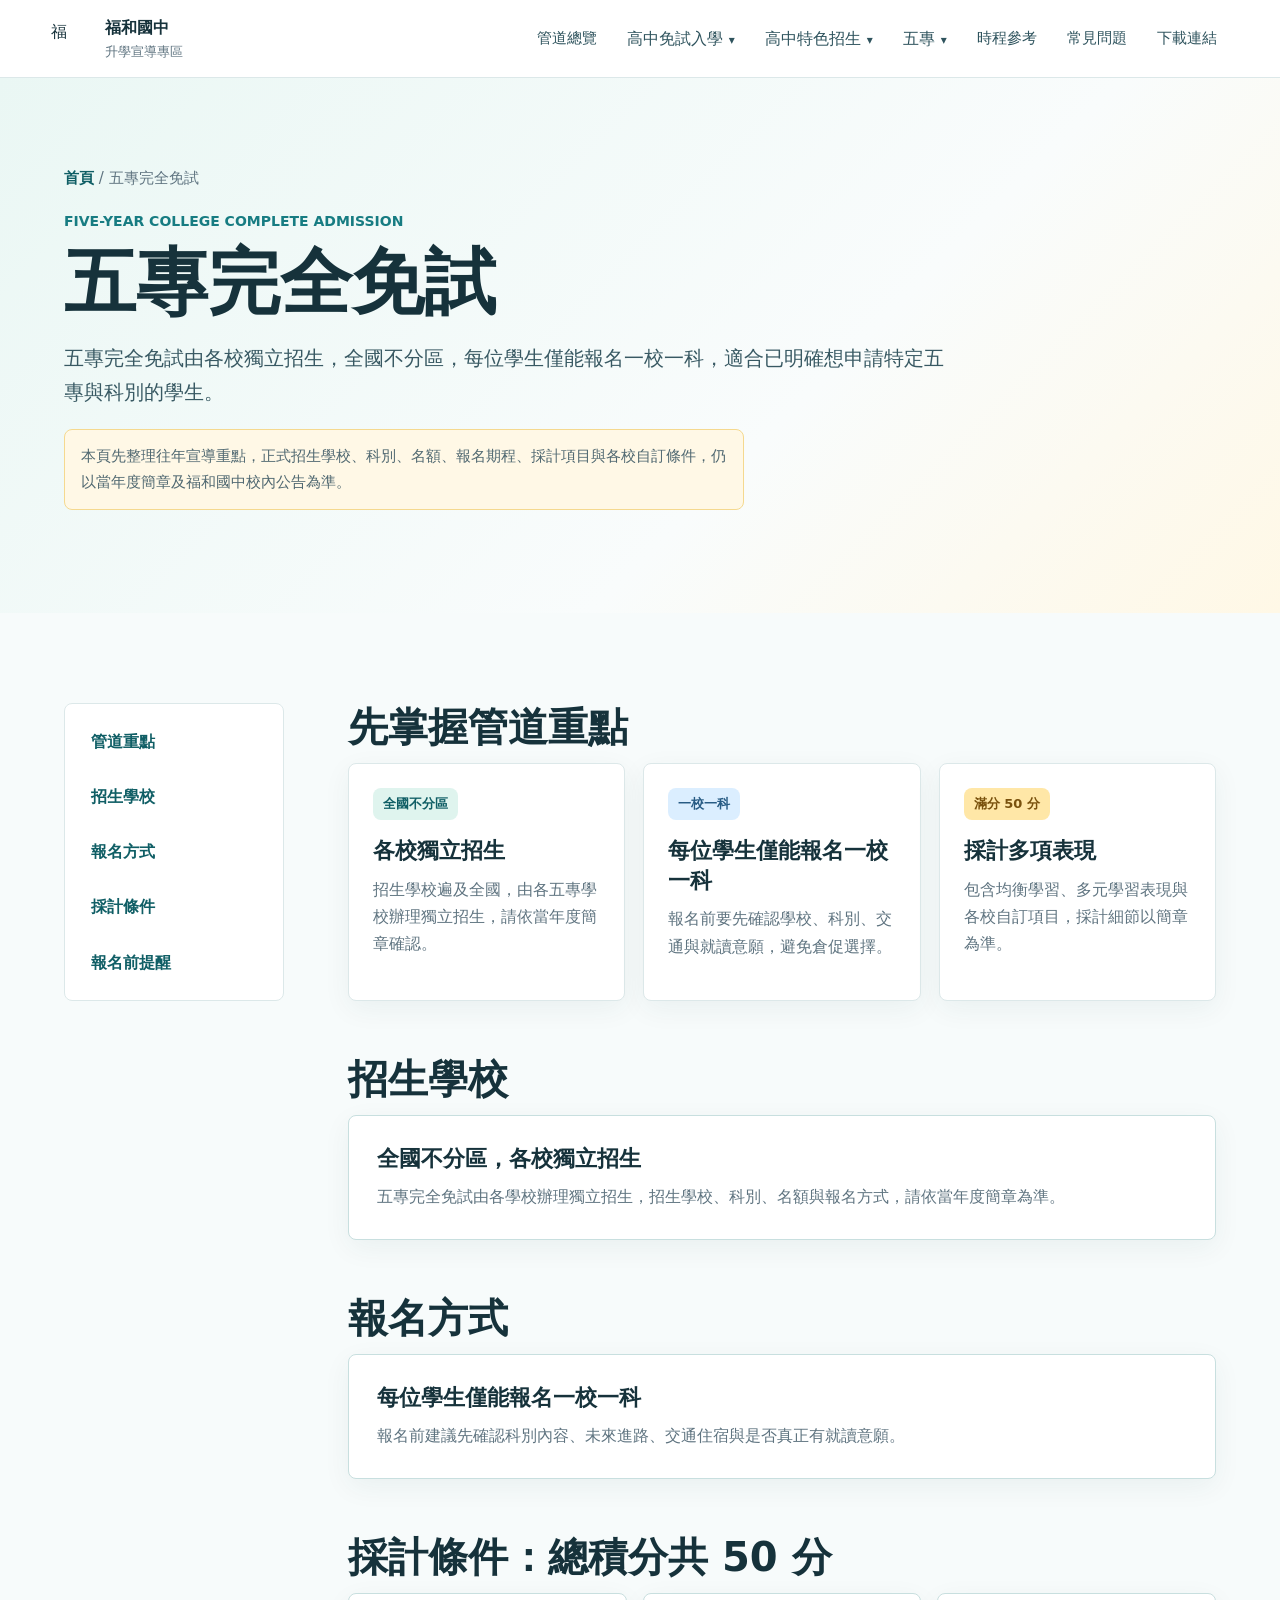
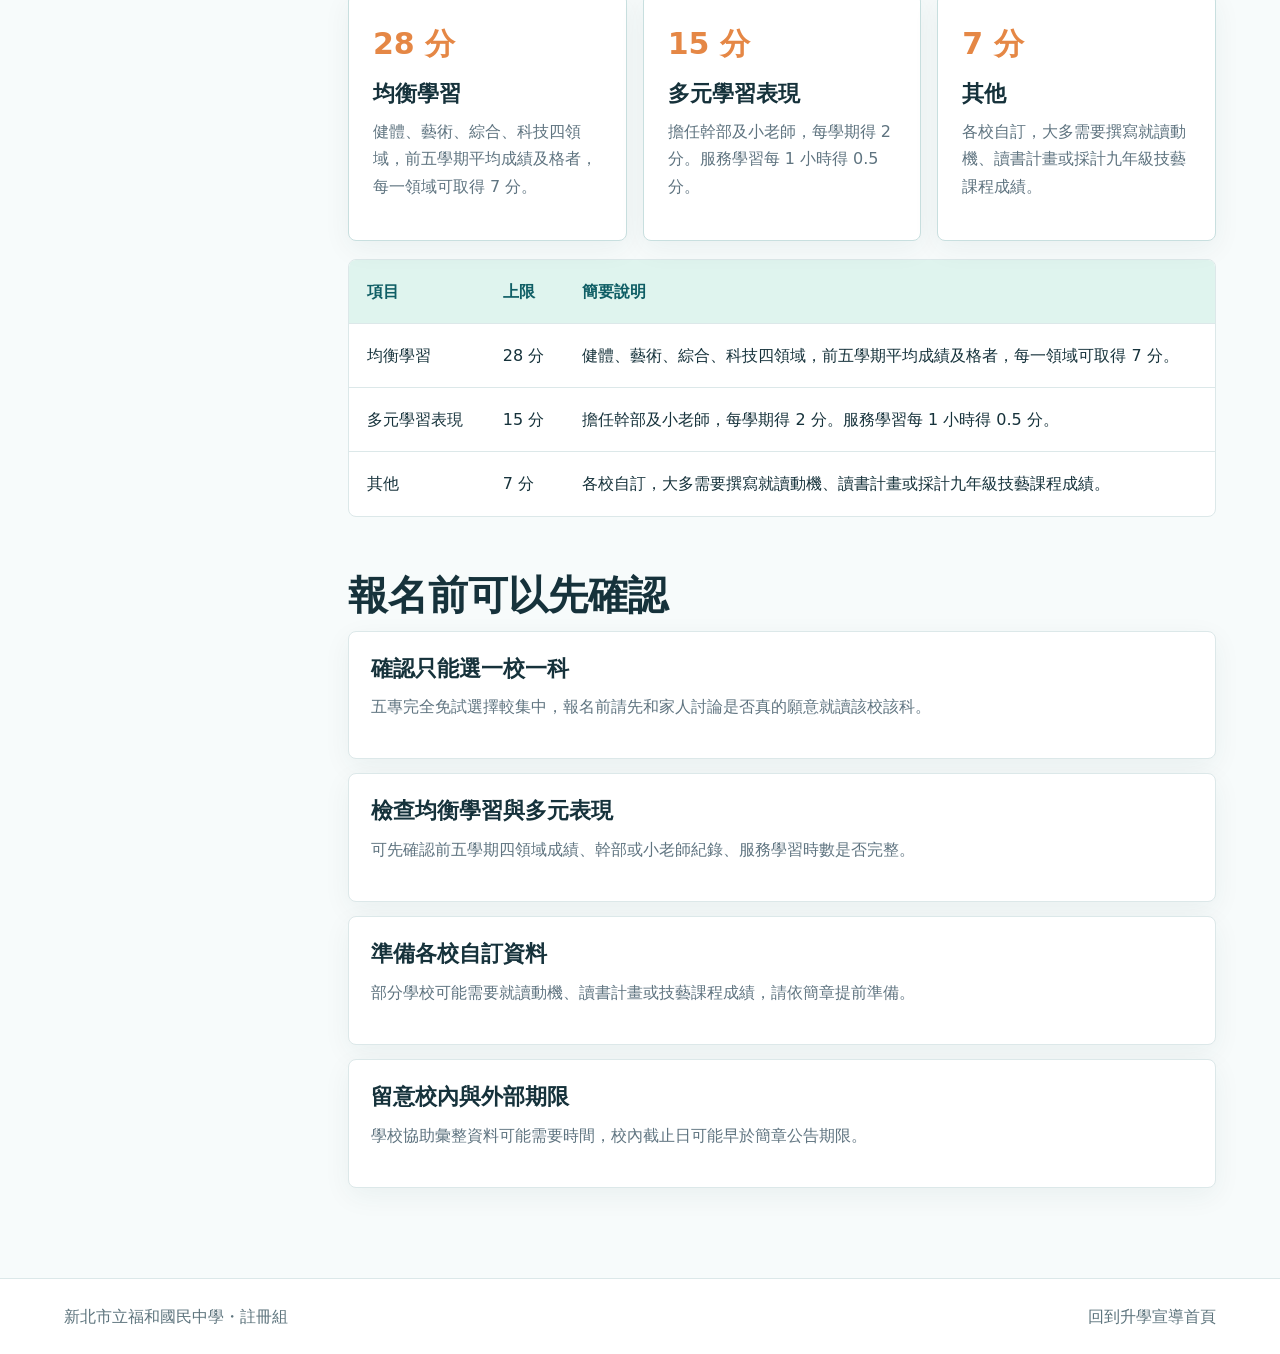
<file: five-year-complete.html>
﻿<!doctype html>
<html lang="zh-Hant">
  <head>
    <meta charset="utf-8" />
    <meta name="viewport" content="width=device-width, initial-scale=1" />
    <title>五專完全免試｜福和國中升學宣導專區</title>
    <link rel="stylesheet" href="styles.css" />
  </head>
  <body>
    <header class="site-header">
      <a class="brand" href="index.html#top" aria-label="回到首頁">
        <span class="brand-mark">福</span>
        <span>
          <strong>福和國中</strong>
          <small>升學宣導專區</small>
        </span>
      </a>
      <button class="nav-toggle" type="button" aria-expanded="false" aria-controls="site-nav">選單</button>
      <nav id="site-nav" class="site-nav" aria-label="主要導覽">
        <a href="index.html#pathways">管道總覽</a>
        <div class="nav-group">
          <button class="nav-menu-button" type="button" aria-expanded="false">高中免試入學</button>
          <div class="nav-menu">
            <a href="beiji.html">基北區免試入學</a>
            <a href="change-district.html">變更就學區（跨區申請）</a>
            <a href="learning-area.html">新北市學習區完全免試入學</a>
            <a href="public-priority.html">新北市公立高中優先免試入學</a>
            <a href="private-priority.html">新北市私立高中優先免試入學</a>
            <a href="special-pathways.html">其他特殊管道</a>
          </div>
        </div>
        <div class="nav-group">
          <button class="nav-menu-button" type="button" aria-expanded="false">高中特色招生</button>
          <div class="nav-menu">
            <a href="special-exam.html">考試分發入學</a>
            <a href="special-classes.html">藝才、體育、科學班</a>
            <a href="professional-groups.html">專業群科</a>
          </div>
        </div>
        <div class="nav-group">
          <button class="nav-menu-button" type="button" aria-expanded="false">五專</button>
          <div class="nav-menu">
            <a href="five-year-complete.html">五專完全免試</a>
            <a href="five-year-priority.html">五專優先免試</a>
            <a href="five-year-joint.html">五專聯合免試</a>
          </div>
        </div>
        <a href="index.html#timeline">時程參考</a>
        <a href="index.html#faq">常見問題</a>
        <a href="index.html#downloads">下載連結</a>
      </nav>
    </header>

    <main>
      <section class="page-hero">
        <p class="breadcrumb"><a href="index.html">首頁</a> / 五專完全免試</p>
        <p class="eyebrow">Five-Year College Complete Admission</p>
        <h1>五專完全免試</h1>
        <p class="lead">五專完全免試由各校獨立招生，全國不分區，每位學生僅能報名一校一科，適合已明確想申請特定五專與科別的學生。</p>
        <p class="notice">本頁先整理往年宣導重點，正式招生學校、科別、名額、報名期程、採計項目與各校自訂條件，仍以當年度簡章及福和國中校內公告為準。</p>
      </section>

      <section class="section detail-layout">
        <aside class="detail-nav" aria-label="頁面段落">
          <a href="#overview">管道重點</a>
          <a href="#schools">招生學校</a>
          <a href="#method">報名方式</a>
          <a href="#score">採計條件</a>
          <a href="#choice">報名前提醒</a>
        </aside>

        <div class="detail-content">
          <section id="overview" class="detail-section">
            <h2>先掌握管道重點</h2>
            <div class="cards three compact">
              <article class="card">
                <span class="tag calm">全國不分區</span>
                <h3>各校獨立招生</h3>
                <p>招生學校遍及全國，由各五專學校辦理獨立招生，請依當年度簡章確認。</p>
              </article>
              <article class="card">
                <span class="tag fresh">一校一科</span>
                <h3>每位學生僅能報名一校一科</h3>
                <p>報名前要先確認學校、科別、交通與就讀意願，避免倉促選擇。</p>
              </article>
              <article class="card">
                <span class="tag warm">滿分 50 分</span>
                <h3>採計多項表現</h3>
                <p>包含均衡學習、多元學習表現與各校自訂項目，採計細節以簡章為準。</p>
              </article>
            </div>
          </section>

          <section id="schools" class="detail-section">
            <h2>招生學校</h2>
            <div class="feature-panel">
              <div>
                <h3>全國不分區，各校獨立招生</h3>
                <p>五專完全免試由各學校辦理獨立招生，招生學校、科別、名額與報名方式，請依當年度簡章為準。</p>
              </div>
            </div>
          </section>

          <section id="method" class="detail-section">
            <h2>報名方式</h2>
            <div class="feature-panel">
              <div>
                <h3>每位學生僅能報名一校一科</h3>
                <p>報名前建議先確認科別內容、未來進路、交通住宿與是否真正有就讀意願。</p>
              </div>
            </div>
          </section>

          <section id="score" class="detail-section">
            <h2>採計條件：總積分共 50 分</h2>
            <div class="score-grid">
              <article>
                <span>28 分</span>
                <h3>均衡學習</h3>
                <p>健體、藝術、綜合、科技四領域，前五學期平均成績及格者，每一領域可取得 7 分。</p>
              </article>
              <article>
                <span>15 分</span>
                <h3>多元學習表現</h3>
                <p>擔任幹部及小老師，每學期得 2 分。服務學習每 1 小時得 0.5 分。</p>
              </article>
              <article>
                <span>7 分</span>
                <h3>其他</h3>
                <p>各校自訂，大多需要撰寫就讀動機、讀書計畫或採計九年級技藝課程成績。</p>
              </article>
            </div>
            <div class="compare-table" role="region" aria-label="五專完全免試採計條件">
              <table>
                <thead>
                  <tr>
                    <th>項目</th>
                    <th>上限</th>
                    <th>簡要說明</th>
                  </tr>
                </thead>
                <tbody>
                  <tr>
                    <td>均衡學習</td>
                    <td>28 分</td>
                    <td>健體、藝術、綜合、科技四領域，前五學期平均成績及格者，每一領域可取得 7 分。</td>
                  </tr>
                  <tr>
                    <td>多元學習表現</td>
                    <td>15 分</td>
                    <td>擔任幹部及小老師，每學期得 2 分。服務學習每 1 小時得 0.5 分。</td>
                  </tr>
                  <tr>
                    <td>其他</td>
                    <td>7 分</td>
                    <td>各校自訂，大多需要撰寫就讀動機、讀書計畫或採計九年級技藝課程成績。</td>
                  </tr>
                </tbody>
              </table>
            </div>
          </section>

          <section id="choice" class="detail-section">
            <h2>報名前可以先確認</h2>
            <div class="info-list">
              <article>
                <h3>確認只能選一校一科</h3>
                <p>五專完全免試選擇較集中，報名前請先和家人討論是否真的願意就讀該校該科。</p>
              </article>
              <article>
                <h3>檢查均衡學習與多元表現</h3>
                <p>可先確認前五學期四領域成績、幹部或小老師紀錄、服務學習時數是否完整。</p>
              </article>
              <article>
                <h3>準備各校自訂資料</h3>
                <p>部分學校可能需要就讀動機、讀書計畫或技藝課程成績，請依簡章提前準備。</p>
              </article>
              <article>
                <h3>留意校內與外部期限</h3>
                <p>學校協助彙整資料可能需要時間，校內截止日可能早於簡章公告期限。</p>
              </article>
            </div>
          </section>
        </div>
      </section>
    </main>

    <footer class="site-footer">
      <p>新北市立福和國民中學・註冊組</p>
      <p><a href="index.html">回到升學宣導首頁</a></p>
    </footer>

    <script src="script.js"></script>
  </body>
</html>
</file>
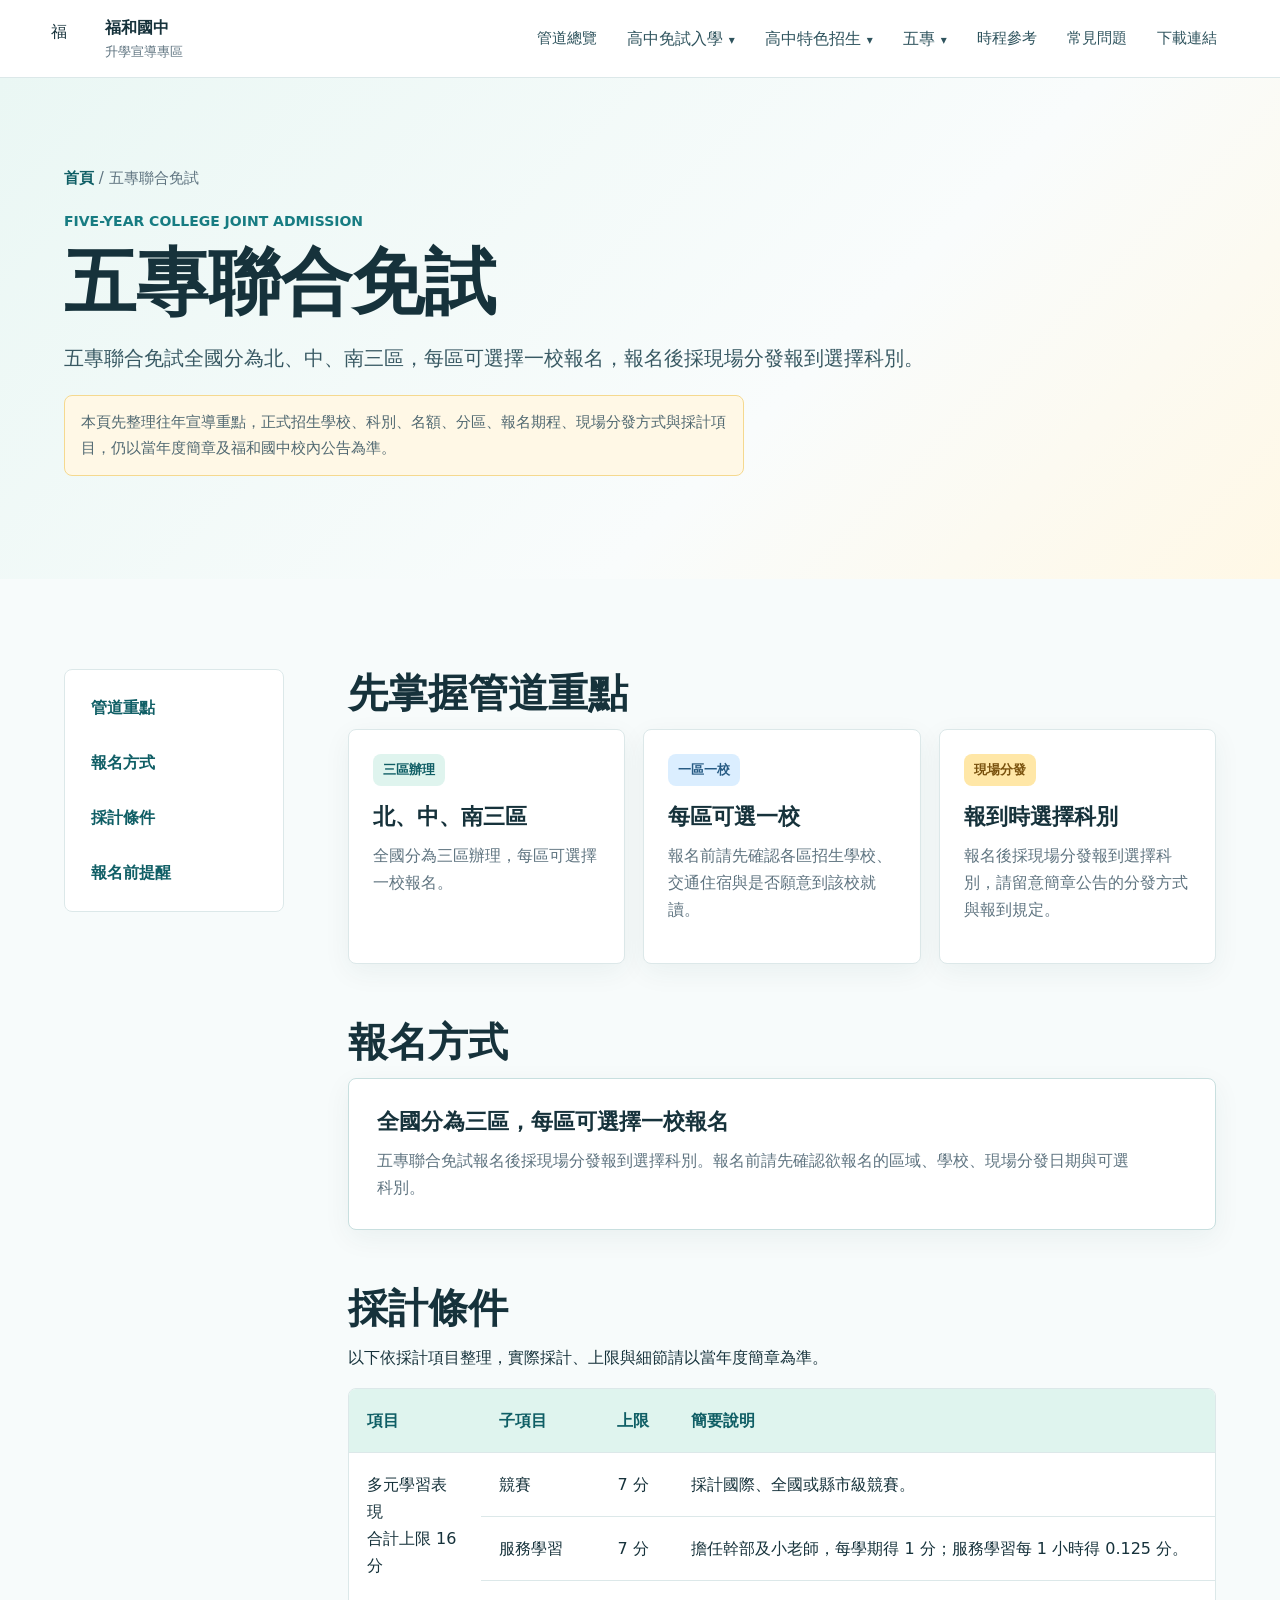
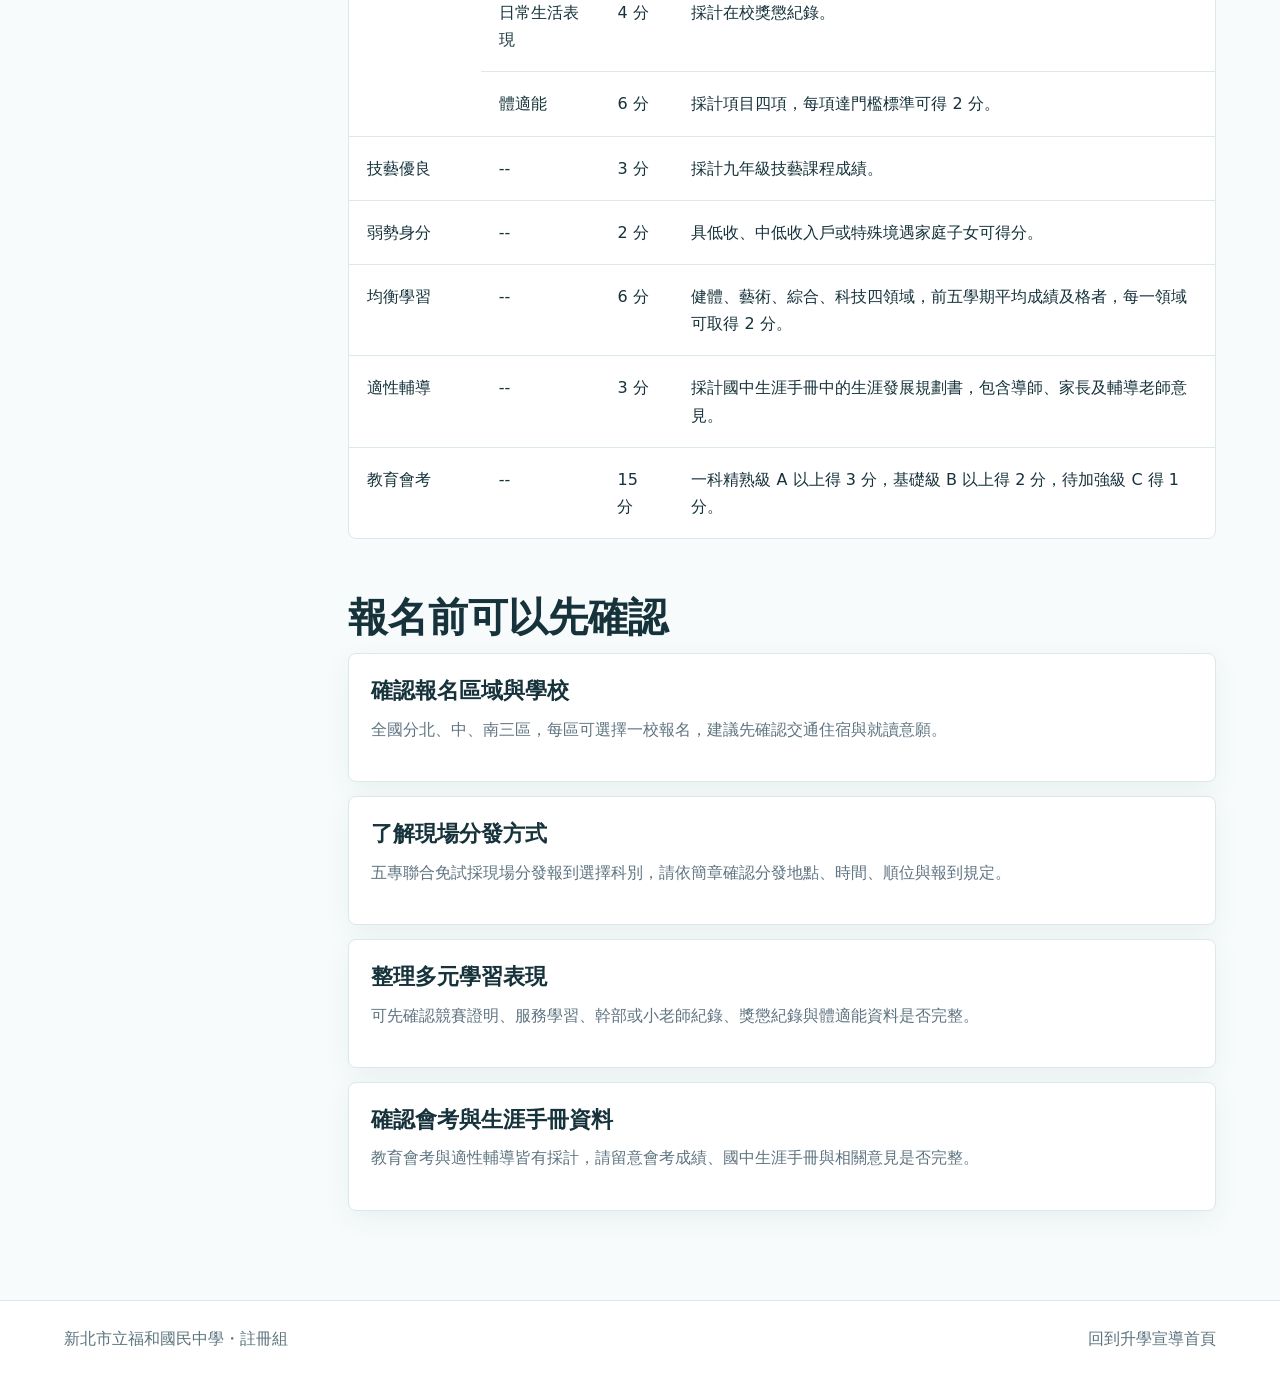
<file: five-year-joint.html>
<!doctype html>
<html lang="zh-Hant">
  <head>
    <meta charset="utf-8" />
    <meta name="viewport" content="width=device-width, initial-scale=1" />
    <title>五專聯合免試｜福和國中升學宣導專區</title>
    <link rel="stylesheet" href="styles.css" />
  </head>
  <body>
    <header class="site-header">
      <a class="brand" href="index.html#top" aria-label="回到首頁">
        <span class="brand-mark">福</span>
        <span>
          <strong>福和國中</strong>
          <small>升學宣導專區</small>
        </span>
      </a>
      <button class="nav-toggle" type="button" aria-expanded="false" aria-controls="site-nav">選單</button>
      <nav id="site-nav" class="site-nav" aria-label="主要導覽">
        <a href="index.html#pathways">管道總覽</a>
        <div class="nav-group">
          <button class="nav-menu-button" type="button" aria-expanded="false">高中免試入學</button>
          <div class="nav-menu">
            <a href="beiji.html">基北區免試入學</a>
            <a href="change-district.html">變更就學區（跨區申請）</a>
            <a href="learning-area.html">新北市學習區完全免試入學</a>
            <a href="public-priority.html">新北市公立高中優先免試入學</a>
            <a href="private-priority.html">新北市私立高中優先免試入學</a>
            <a href="special-pathways.html">其他特殊管道</a>
          </div>
        </div>
        <div class="nav-group">
          <button class="nav-menu-button" type="button" aria-expanded="false">高中特色招生</button>
          <div class="nav-menu">
            <a href="special-exam.html">考試分發入學</a>
            <a href="special-classes.html">藝才、體育、科學班</a>
            <a href="professional-groups.html">專業群科</a>
          </div>
        </div>
        <div class="nav-group">
          <button class="nav-menu-button" type="button" aria-expanded="false">五專</button>
          <div class="nav-menu">
            <a href="five-year-complete.html">五專完全免試</a>
            <a href="five-year-priority.html">五專優先免試</a>
            <a href="five-year-joint.html">五專聯合免試</a>
          </div>
        </div>
        <a href="index.html#timeline">時程參考</a>
        <a href="index.html#faq">常見問題</a>
        <a href="index.html#downloads">下載連結</a>
      </nav>
    </header>

    <main>
      <section class="page-hero">
        <p class="breadcrumb"><a href="index.html">首頁</a> / 五專聯合免試</p>
        <p class="eyebrow">Five-Year College Joint Admission</p>
        <h1>五專聯合免試</h1>
        <p class="lead">五專聯合免試全國分為北、中、南三區，每區可選擇一校報名，報名後採現場分發報到選擇科別。</p>
        <p class="notice">本頁先整理往年宣導重點，正式招生學校、科別、名額、分區、報名期程、現場分發方式與採計項目，仍以當年度簡章及福和國中校內公告為準。</p>
      </section>

      <section class="section detail-layout">
        <aside class="detail-nav" aria-label="頁面段落">
          <a href="#overview">管道重點</a>
          <a href="#method">報名方式</a>
          <a href="#score">採計條件</a>
          <a href="#choice">報名前提醒</a>
        </aside>

        <div class="detail-content">
          <section id="overview" class="detail-section">
            <h2>先掌握管道重點</h2>
            <div class="cards three compact">
              <article class="card">
                <span class="tag calm">三區辦理</span>
                <h3>北、中、南三區</h3>
                <p>全國分為三區辦理，每區可選擇一校報名。</p>
              </article>
              <article class="card">
                <span class="tag fresh">一區一校</span>
                <h3>每區可選一校</h3>
                <p>報名前請先確認各區招生學校、交通住宿與是否願意到該校就讀。</p>
              </article>
              <article class="card">
                <span class="tag warm">現場分發</span>
                <h3>報到時選擇科別</h3>
                <p>報名後採現場分發報到選擇科別，請留意簡章公告的分發方式與報到規定。</p>
              </article>
            </div>
          </section>

          <section id="method" class="detail-section">
            <h2>報名方式</h2>
            <div class="feature-panel">
              <div>
                <h3>全國分為三區，每區可選擇一校報名</h3>
                <p>五專聯合免試報名後採現場分發報到選擇科別。報名前請先確認欲報名的區域、學校、現場分發日期與可選科別。</p>
              </div>
            </div>
          </section>

          <section id="score" class="detail-section">
            <h2>採計條件</h2>
            <p>以下依採計項目整理，實際採計、上限與細節請以當年度簡章為準。</p>
            <div class="compare-table" role="region" aria-label="五專聯合免試採計條件">
              <table>
                <thead>
                  <tr>
                    <th>項目</th>
                    <th>子項目</th>
                    <th>上限</th>
                    <th>簡要說明</th>
                  </tr>
                </thead>
                <tbody>
                  <tr>
                    <td rowspan="4">多元學習表現<br />合計上限 16 分</td>
                    <td>競賽</td>
                    <td>7 分</td>
                    <td>採計國際、全國或縣市級競賽。</td>
                  </tr>
                  <tr>
                    <td>服務學習</td>
                    <td>7 分</td>
                    <td>擔任幹部及小老師，每學期得 1 分；服務學習每 1 小時得 0.125 分。</td>
                  </tr>
                  <tr>
                    <td>日常生活表現</td>
                    <td>4 分</td>
                    <td>採計在校獎懲紀錄。</td>
                  </tr>
                  <tr>
                    <td>體適能</td>
                    <td>6 分</td>
                    <td>採計項目四項，每項達門檻標準可得 2 分。</td>
                  </tr>
                  <tr>
                    <td>技藝優良</td>
                    <td>--</td>
                    <td>3 分</td>
                    <td>採計九年級技藝課程成績。</td>
                  </tr>
                  <tr>
                    <td>弱勢身分</td>
                    <td>--</td>
                    <td>2 分</td>
                    <td>具低收、中低收入戶或特殊境遇家庭子女可得分。</td>
                  </tr>
                  <tr>
                    <td>均衡學習</td>
                    <td>--</td>
                    <td>6 分</td>
                    <td>健體、藝術、綜合、科技四領域，前五學期平均成績及格者，每一領域可取得 2 分。</td>
                  </tr>
                  <tr>
                    <td>適性輔導</td>
                    <td>--</td>
                    <td>3 分</td>
                    <td>採計國中生涯手冊中的生涯發展規劃書，包含導師、家長及輔導老師意見。</td>
                  </tr>
                  <tr>
                    <td>教育會考</td>
                    <td>--</td>
                    <td>15 分</td>
                    <td>一科精熟級 A 以上得 3 分，基礎級 B 以上得 2 分，待加強級 C 得 1 分。</td>
                  </tr>
                </tbody>
              </table>
            </div>
          </section>

          <section id="choice" class="detail-section">
            <h2>報名前可以先確認</h2>
            <div class="info-list">
              <article>
                <h3>確認報名區域與學校</h3>
                <p>全國分北、中、南三區，每區可選擇一校報名，建議先確認交通住宿與就讀意願。</p>
              </article>
              <article>
                <h3>了解現場分發方式</h3>
                <p>五專聯合免試採現場分發報到選擇科別，請依簡章確認分發地點、時間、順位與報到規定。</p>
              </article>
              <article>
                <h3>整理多元學習表現</h3>
                <p>可先確認競賽證明、服務學習、幹部或小老師紀錄、獎懲紀錄與體適能資料是否完整。</p>
              </article>
              <article>
                <h3>確認會考與生涯手冊資料</h3>
                <p>教育會考與適性輔導皆有採計，請留意會考成績、國中生涯手冊與相關意見是否完整。</p>
              </article>
            </div>
          </section>
        </div>
      </section>
    </main>

    <footer class="site-footer">
      <p>新北市立福和國民中學・註冊組</p>
      <p><a href="index.html">回到升學宣導首頁</a></p>
    </footer>

    <script src="script.js"></script>
  </body>
</html>
</file>
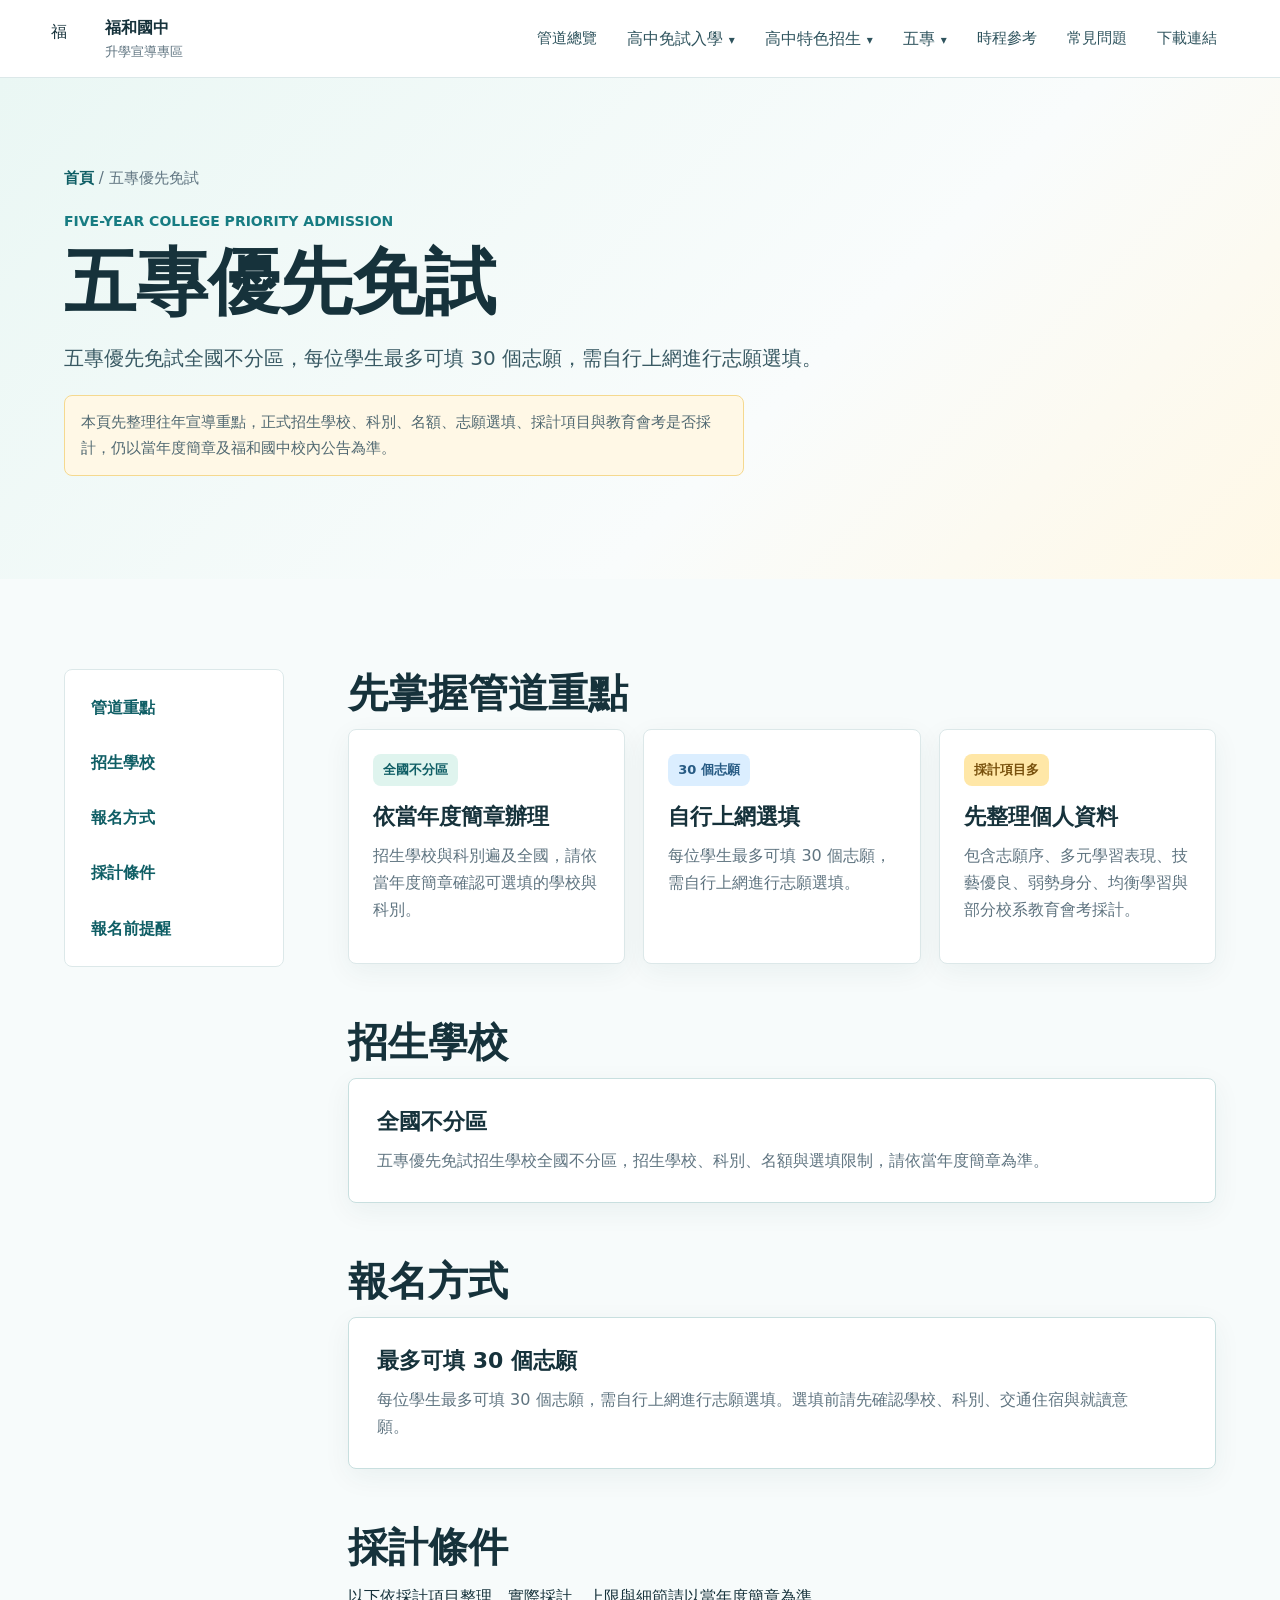
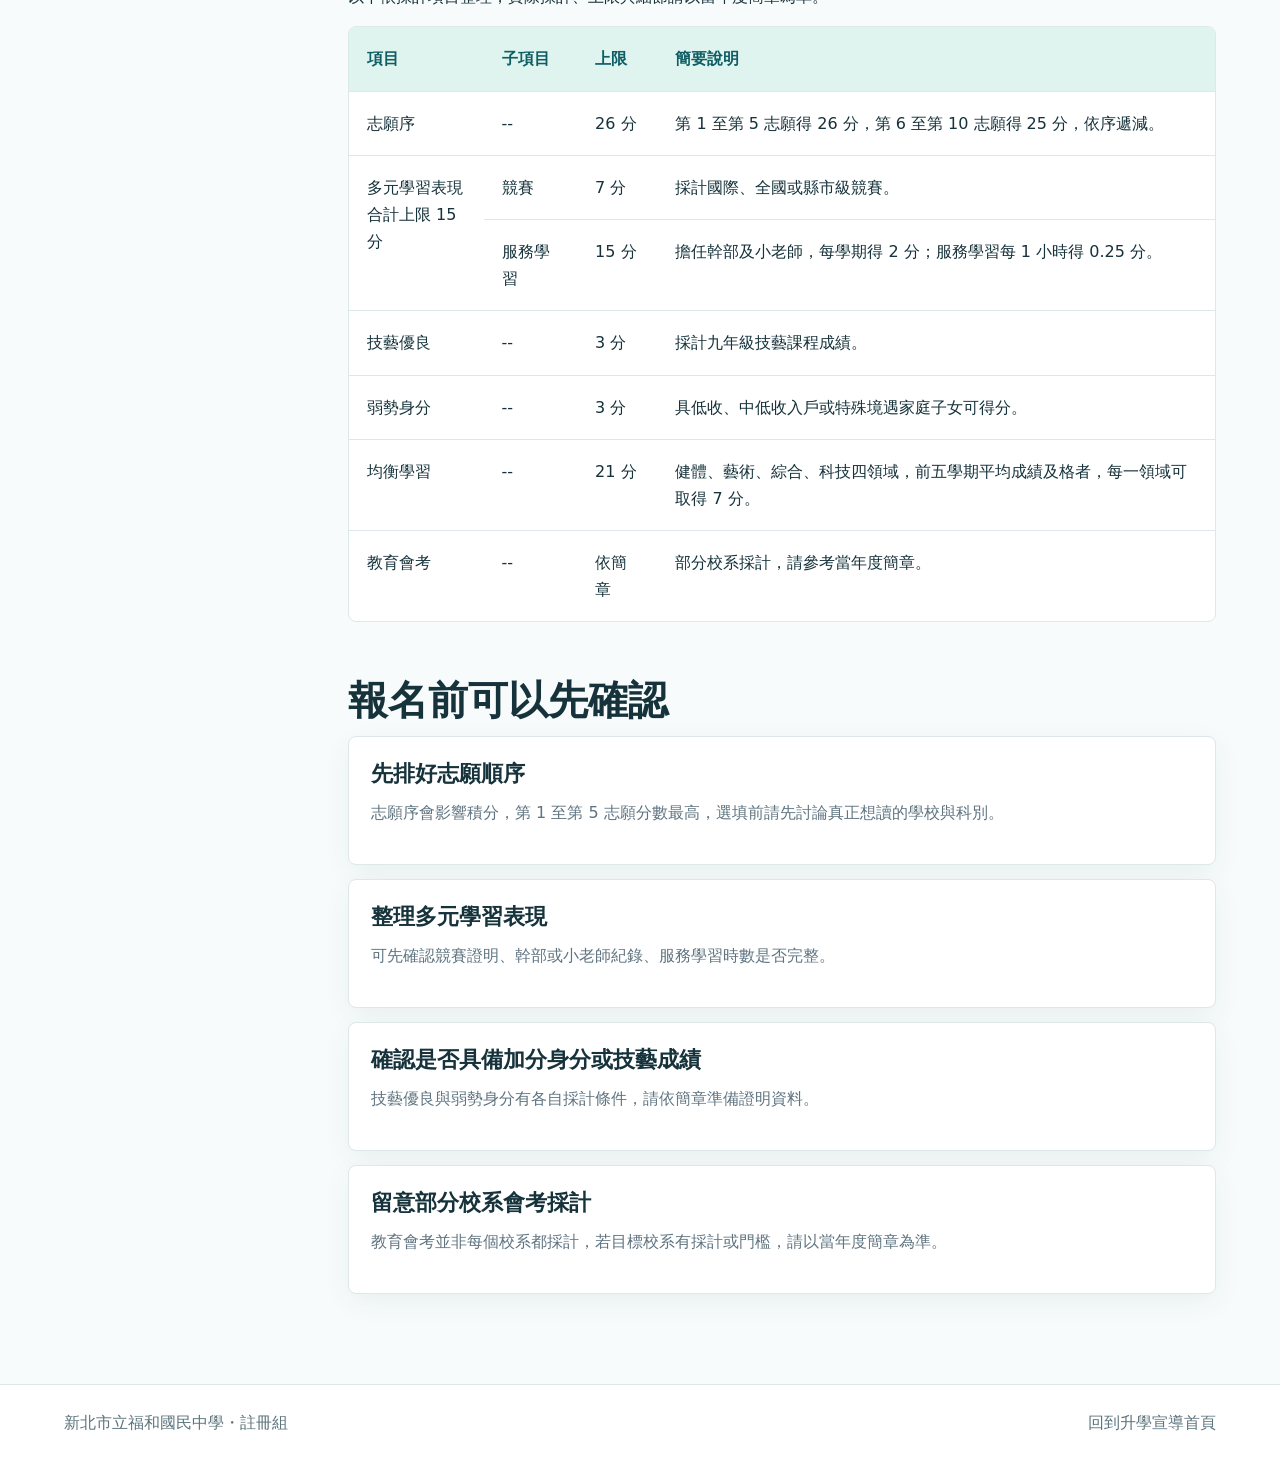
<file: five-year-priority.html>
﻿<!doctype html>
<html lang="zh-Hant">
  <head>
    <meta charset="utf-8" />
    <meta name="viewport" content="width=device-width, initial-scale=1" />
    <title>五專優先免試｜福和國中升學宣導專區</title>
    <link rel="stylesheet" href="styles.css" />
  </head>
  <body>
    <header class="site-header">
      <a class="brand" href="index.html#top" aria-label="回到首頁">
        <span class="brand-mark">福</span>
        <span>
          <strong>福和國中</strong>
          <small>升學宣導專區</small>
        </span>
      </a>
      <button class="nav-toggle" type="button" aria-expanded="false" aria-controls="site-nav">選單</button>
      <nav id="site-nav" class="site-nav" aria-label="主要導覽">
        <a href="index.html#pathways">管道總覽</a>
        <div class="nav-group">
          <button class="nav-menu-button" type="button" aria-expanded="false">高中免試入學</button>
          <div class="nav-menu">
            <a href="beiji.html">基北區免試入學</a>
            <a href="change-district.html">變更就學區（跨區申請）</a>
            <a href="learning-area.html">新北市學習區完全免試入學</a>
            <a href="public-priority.html">新北市公立高中優先免試入學</a>
            <a href="private-priority.html">新北市私立高中優先免試入學</a>
            <a href="special-pathways.html">其他特殊管道</a>
          </div>
        </div>
        <div class="nav-group">
          <button class="nav-menu-button" type="button" aria-expanded="false">高中特色招生</button>
          <div class="nav-menu">
            <a href="special-exam.html">考試分發入學</a>
            <a href="special-classes.html">藝才、體育、科學班</a>
            <a href="professional-groups.html">專業群科</a>
          </div>
        </div>
        <div class="nav-group">
          <button class="nav-menu-button" type="button" aria-expanded="false">五專</button>
          <div class="nav-menu">
            <a href="five-year-complete.html">五專完全免試</a>
            <a href="five-year-priority.html">五專優先免試</a>
            <a href="five-year-joint.html">五專聯合免試</a>
          </div>
        </div>
        <a href="index.html#timeline">時程參考</a>
        <a href="index.html#faq">常見問題</a>
        <a href="index.html#downloads">下載連結</a>
      </nav>
    </header>

    <main>
      <section class="page-hero">
        <p class="breadcrumb"><a href="index.html">首頁</a> / 五專優先免試</p>
        <p class="eyebrow">Five-Year College Priority Admission</p>
        <h1>五專優先免試</h1>
        <p class="lead">五專優先免試全國不分區，每位學生最多可填 30 個志願，需自行上網進行志願選填。</p>
        <p class="notice">本頁先整理往年宣導重點，正式招生學校、科別、名額、志願選填、採計項目與教育會考是否採計，仍以當年度簡章及福和國中校內公告為準。</p>
      </section>

      <section class="section detail-layout">
        <aside class="detail-nav" aria-label="頁面段落">
          <a href="#overview">管道重點</a>
          <a href="#schools">招生學校</a>
          <a href="#method">報名方式</a>
          <a href="#score">採計條件</a>
          <a href="#choice">報名前提醒</a>
        </aside>

        <div class="detail-content">
          <section id="overview" class="detail-section">
            <h2>先掌握管道重點</h2>
            <div class="cards three compact">
              <article class="card">
                <span class="tag calm">全國不分區</span>
                <h3>依當年度簡章辦理</h3>
                <p>招生學校與科別遍及全國，請依當年度簡章確認可選填的學校與科別。</p>
              </article>
              <article class="card">
                <span class="tag fresh">30 個志願</span>
                <h3>自行上網選填</h3>
                <p>每位學生最多可填 30 個志願，需自行上網進行志願選填。</p>
              </article>
              <article class="card">
                <span class="tag warm">採計項目多</span>
                <h3>先整理個人資料</h3>
                <p>包含志願序、多元學習表現、技藝優良、弱勢身分、均衡學習與部分校系教育會考採計。</p>
              </article>
            </div>
          </section>

          <section id="schools" class="detail-section">
            <h2>招生學校</h2>
            <div class="feature-panel">
              <div>
                <h3>全國不分區</h3>
                <p>五專優先免試招生學校全國不分區，招生學校、科別、名額與選填限制，請依當年度簡章為準。</p>
              </div>
            </div>
          </section>

          <section id="method" class="detail-section">
            <h2>報名方式</h2>
            <div class="feature-panel">
              <div>
                <h3>最多可填 30 個志願</h3>
                <p>每位學生最多可填 30 個志願，需自行上網進行志願選填。選填前請先確認學校、科別、交通住宿與就讀意願。</p>
              </div>
            </div>
          </section>

          <section id="score" class="detail-section">
            <h2>採計條件</h2>
            <p>以下依採計項目整理，實際採計、上限與細節請以當年度簡章為準。</p>
            <div class="compare-table" role="region" aria-label="五專優先免試採計條件">
              <table>
                <thead>
                  <tr>
                    <th>項目</th>
                    <th>子項目</th>
                    <th>上限</th>
                    <th>簡要說明</th>
                  </tr>
                </thead>
                <tbody>
                  <tr>
                    <td>志願序</td>
                    <td>--</td>
                    <td>26 分</td>
                    <td>第 1 至第 5 志願得 26 分，第 6 至第 10 志願得 25 分，依序遞減。</td>
                  </tr>
                  <tr>
                    <td rowspan="2">多元學習表現<br />合計上限 15 分</td>
                    <td>競賽</td>
                    <td>7 分</td>
                    <td>採計國際、全國或縣市級競賽。</td>
                  </tr>
                  <tr>
                    <td>服務學習</td>
                    <td>15 分</td>
                    <td>擔任幹部及小老師，每學期得 2 分；服務學習每 1 小時得 0.25 分。</td>
                  </tr>
                  <tr>
                    <td>技藝優良</td>
                    <td>--</td>
                    <td>3 分</td>
                    <td>採計九年級技藝課程成績。</td>
                  </tr>
                  <tr>
                    <td>弱勢身分</td>
                    <td>--</td>
                    <td>3 分</td>
                    <td>具低收、中低收入戶或特殊境遇家庭子女可得分。</td>
                  </tr>
                  <tr>
                    <td>均衡學習</td>
                    <td>--</td>
                    <td>21 分</td>
                    <td>健體、藝術、綜合、科技四領域，前五學期平均成績及格者，每一領域可取得 7 分。</td>
                  </tr>
                  <tr>
                    <td>教育會考</td>
                    <td>--</td>
                    <td>依簡章</td>
                    <td>部分校系採計，請參考當年度簡章。</td>
                  </tr>
                </tbody>
              </table>
            </div>
          </section>

          <section id="choice" class="detail-section">
            <h2>報名前可以先確認</h2>
            <div class="info-list">
              <article>
                <h3>先排好志願順序</h3>
                <p>志願序會影響積分，第 1 至第 5 志願分數最高，選填前請先討論真正想讀的學校與科別。</p>
              </article>
              <article>
                <h3>整理多元學習表現</h3>
                <p>可先確認競賽證明、幹部或小老師紀錄、服務學習時數是否完整。</p>
              </article>
              <article>
                <h3>確認是否具備加分身分或技藝成績</h3>
                <p>技藝優良與弱勢身分有各自採計條件，請依簡章準備證明資料。</p>
              </article>
              <article>
                <h3>留意部分校系會考採計</h3>
                <p>教育會考並非每個校系都採計，若目標校系有採計或門檻，請以當年度簡章為準。</p>
              </article>
            </div>
          </section>
        </div>
      </section>
    </main>

    <footer class="site-footer">
      <p>新北市立福和國民中學・註冊組</p>
      <p><a href="index.html">回到升學宣導首頁</a></p>
    </footer>

    <script src="script.js"></script>
  </body>
</html>
</file>
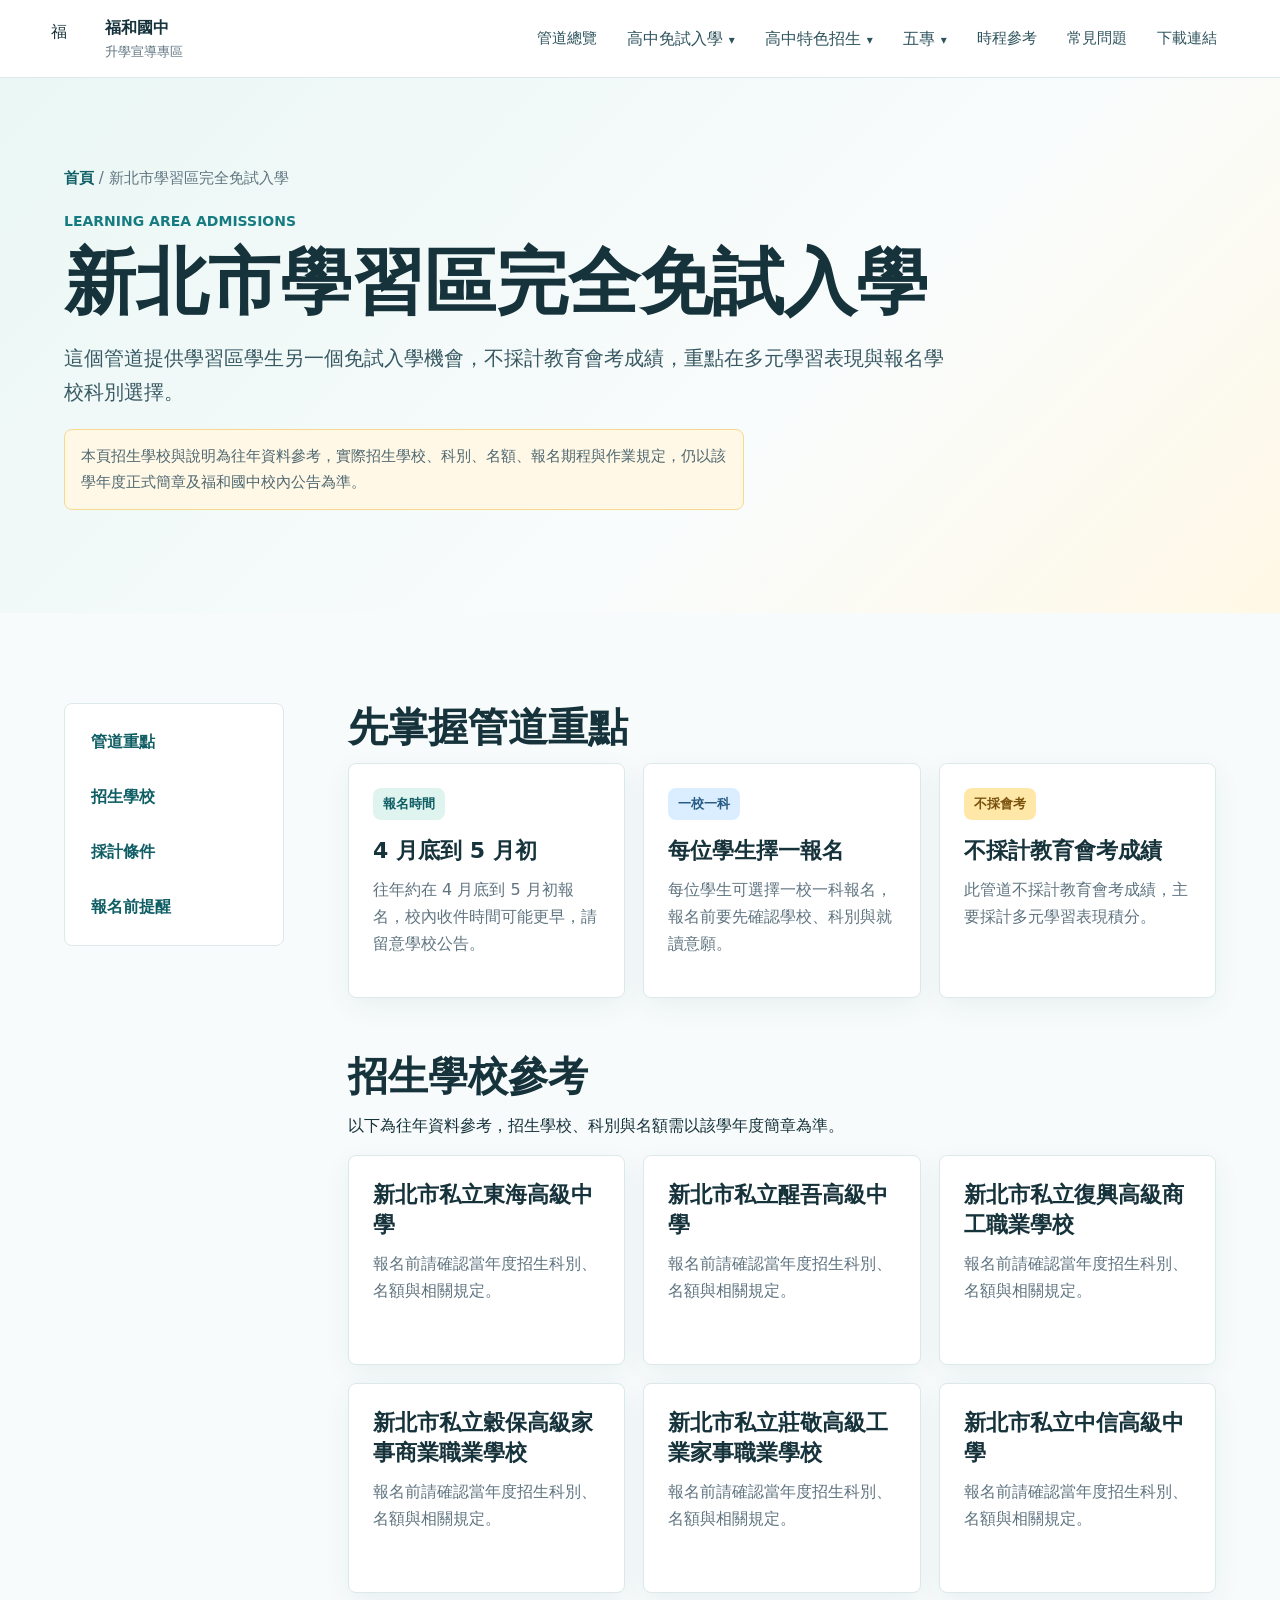
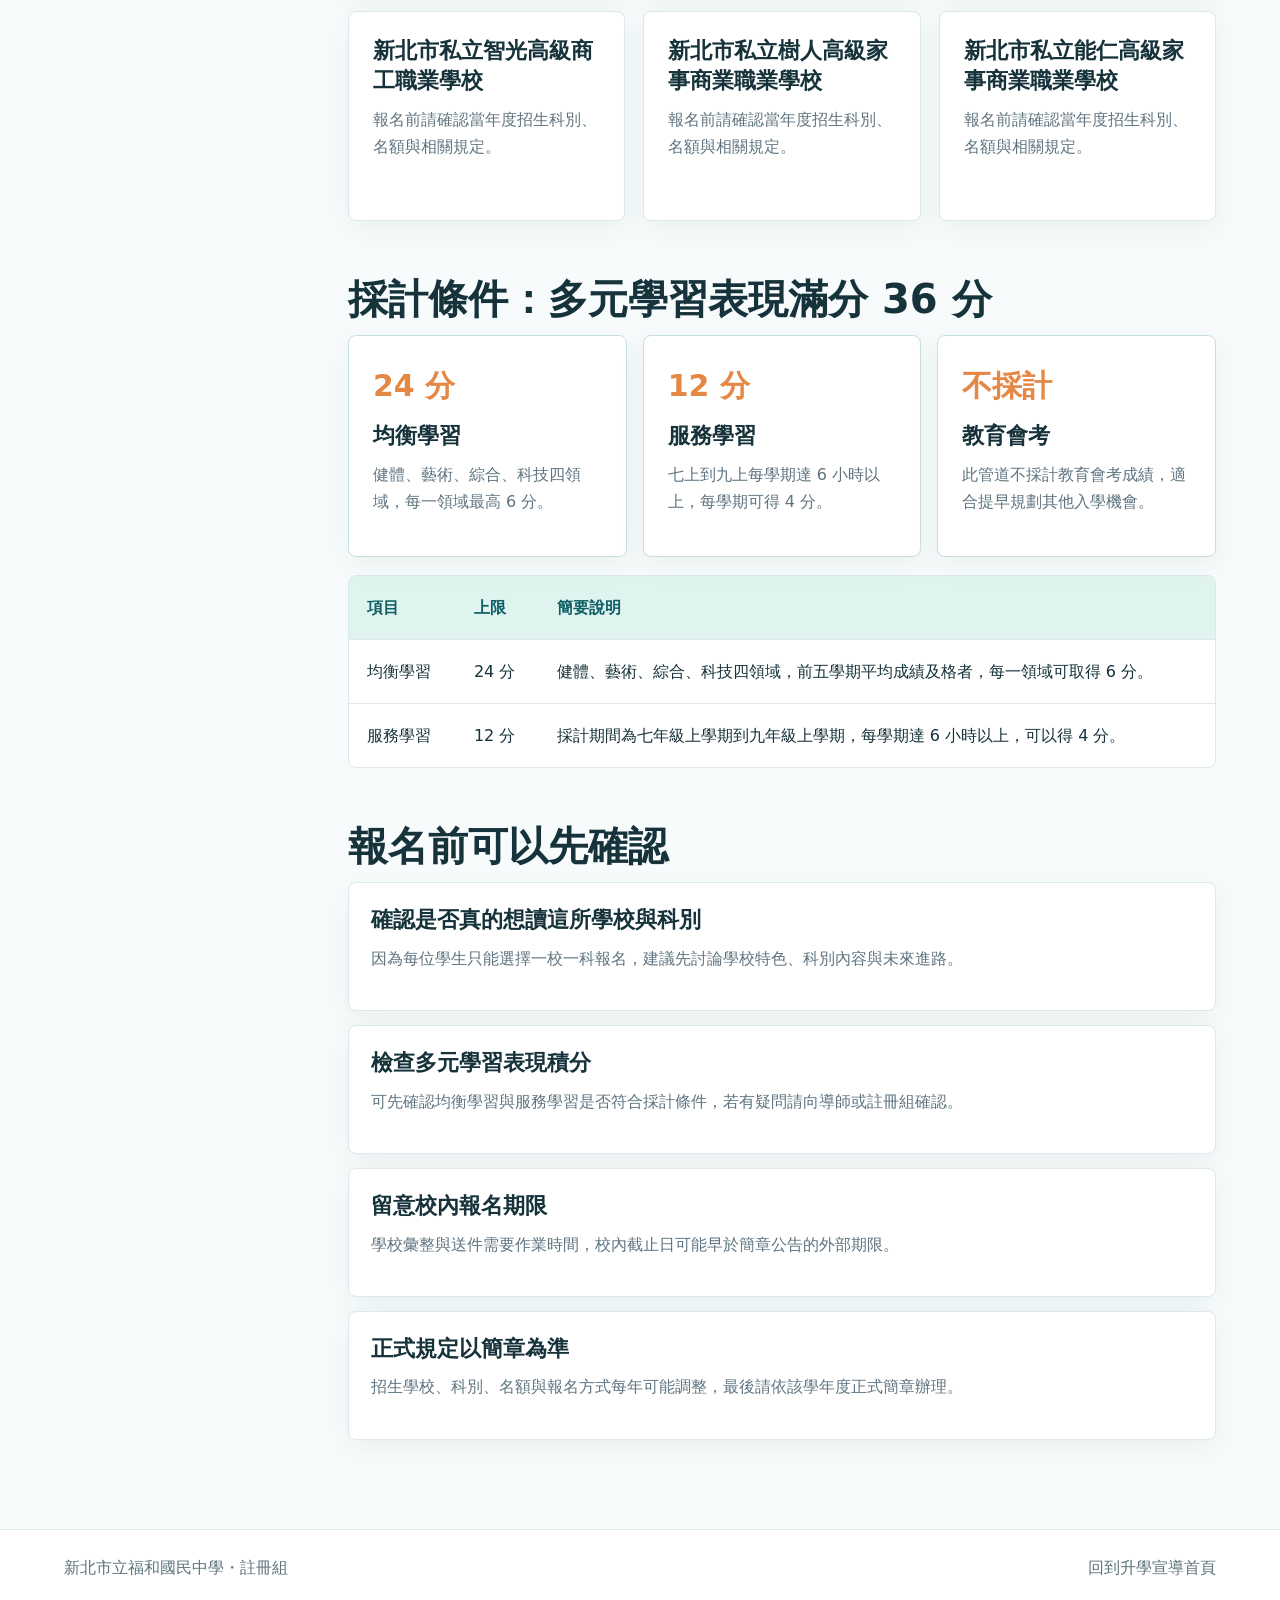
<file: learning-area.html>
﻿<!doctype html>
<html lang="zh-Hant">
  <head>
    <meta charset="utf-8" />
    <meta name="viewport" content="width=device-width, initial-scale=1" />
    <title>新北市學習區完全免試入學｜福和國中升學宣導專區</title>
    <link rel="stylesheet" href="styles.css" />
  </head>
  <body>
    <header class="site-header">
      <a class="brand" href="index.html#top" aria-label="回到首頁">
        <span class="brand-mark">福</span>
        <span>
          <strong>福和國中</strong>
          <small>升學宣導專區</small>
        </span>
      </a>
      <button class="nav-toggle" type="button" aria-expanded="false" aria-controls="site-nav">選單</button>
      <nav id="site-nav" class="site-nav" aria-label="主要導覽">
        <a href="index.html#pathways">管道總覽</a>
        <div class="nav-group">
          <button class="nav-menu-button" type="button" aria-expanded="false">高中免試入學</button>
          <div class="nav-menu">
            <a href="beiji.html">基北區免試入學</a>
            <a href="change-district.html">變更就學區（跨區申請）</a>
            <a href="learning-area.html">新北市學習區完全免試入學</a>
            <a href="public-priority.html">新北市公立高中優先免試入學</a>
            <a href="private-priority.html">新北市私立高中優先免試入學</a>
            <a href="special-pathways.html">其他特殊管道</a>
          </div>
        </div>
        <div class="nav-group">
          <button class="nav-menu-button" type="button" aria-expanded="false">高中特色招生</button>
          <div class="nav-menu">
            <a href="special-exam.html">考試分發入學</a>
            <a href="special-classes.html">藝才、體育、科學班</a>
            <a href="professional-groups.html">專業群科</a>
          </div>
        </div>
        <div class="nav-group">
          <button class="nav-menu-button" type="button" aria-expanded="false">五專</button>
          <div class="nav-menu">
            <a href="five-year-complete.html">五專完全免試</a>
            <a href="five-year-priority.html">五專優先免試</a>
            <a href="five-year-joint.html">五專聯合免試</a>
          </div>
        </div>
        <a href="index.html#timeline">時程參考</a>
        <a href="index.html#faq">常見問題</a>
        <a href="index.html#downloads">下載連結</a>
      </nav>
    </header>

    <main>
      <section class="page-hero">
        <p class="breadcrumb"><a href="index.html">首頁</a> / 新北市學習區完全免試入學</p>
        <p class="eyebrow">Learning Area Admissions</p>
        <h1>新北市學習區完全免試入學</h1>
        <p class="lead">這個管道提供學習區學生另一個免試入學機會，不採計教育會考成績，重點在多元學習表現與報名學校科別選擇。</p>
        <p class="notice">本頁招生學校與說明為往年資料參考，實際招生學校、科別、名額、報名期程與作業規定，仍以該學年度正式簡章及福和國中校內公告為準。</p>
      </section>

      <section class="section detail-layout">
        <aside class="detail-nav" aria-label="頁面段落">
          <a href="#overview">管道重點</a>
          <a href="#schools">招生學校</a>
          <a href="#score">採計條件</a>
          <a href="#choice">報名前提醒</a>
        </aside>

        <div class="detail-content">
          <section id="overview" class="detail-section">
            <h2>先掌握管道重點</h2>
            <div class="cards three compact">
              <article class="card">
                <span class="tag calm">報名時間</span>
                <h3>4 月底到 5 月初</h3>
                <p>往年約在 4 月底到 5 月初報名，校內收件時間可能更早，請留意學校公告。</p>
              </article>
              <article class="card">
                <span class="tag fresh">一校一科</span>
                <h3>每位學生擇一報名</h3>
                <p>每位學生可選擇一校一科報名，報名前要先確認學校、科別與就讀意願。</p>
              </article>
              <article class="card">
                <span class="tag warm">不採會考</span>
                <h3>不採計教育會考成績</h3>
                <p>此管道不採計教育會考成績，主要採計多元學習表現積分。</p>
              </article>
            </div>
          </section>

          <section id="schools" class="detail-section">
            <h2>招生學校參考</h2>
            <p>以下為往年資料參考，招生學校、科別與名額需以該學年度簡章為準。</p>
            <div class="cards three compact">
              <article class="card">
                <h3>新北市私立東海高級中學</h3>
                <p>報名前請確認當年度招生科別、名額與相關規定。</p>
              </article>
              <article class="card">
                <h3>新北市私立醒吾高級中學</h3>
                <p>報名前請確認當年度招生科別、名額與相關規定。</p>
              </article>
              <article class="card">
                <h3>新北市私立復興高級商工職業學校</h3>
                <p>報名前請確認當年度招生科別、名額與相關規定。</p>
              </article>
              <article class="card">
                <h3>新北市私立穀保高級家事商業職業學校</h3>
                <p>報名前請確認當年度招生科別、名額與相關規定。</p>
              </article>
              <article class="card">
                <h3>新北市私立莊敬高級工業家事職業學校</h3>
                <p>報名前請確認當年度招生科別、名額與相關規定。</p>
              </article>
              <article class="card">
                <h3>新北市私立中信高級中學</h3>
                <p>報名前請確認當年度招生科別、名額與相關規定。</p>
              </article>
              <article class="card">
                <h3>新北市私立智光高級商工職業學校</h3>
                <p>報名前請確認當年度招生科別、名額與相關規定。</p>
              </article>
              <article class="card">
                <h3>新北市私立樹人高級家事商業職業學校</h3>
                <p>報名前請確認當年度招生科別、名額與相關規定。</p>
              </article>
              <article class="card">
                <h3>新北市私立能仁高級家事商業職業學校</h3>
                <p>報名前請確認當年度招生科別、名額與相關規定。</p>
              </article>
            </div>
          </section>

          <section id="score" class="detail-section">
            <h2>採計條件：多元學習表現滿分 36 分</h2>
            <div class="score-grid">
              <article>
                <span>24 分</span>
                <h3>均衡學習</h3>
                <p>健體、藝術、綜合、科技四領域，每一領域最高 6 分。</p>
              </article>
              <article>
                <span>12 分</span>
                <h3>服務學習</h3>
                <p>七上到九上每學期達 6 小時以上，每學期可得 4 分。</p>
              </article>
              <article>
                <span>不採計</span>
                <h3>教育會考</h3>
                <p>此管道不採計教育會考成績，適合提早規劃其他入學機會。</p>
              </article>
            </div>
            <div class="compare-table" role="region" aria-label="新北市學習區完全免試入學採計條件">
              <table>
                <thead>
                  <tr>
                    <th>項目</th>
                    <th>上限</th>
                    <th>簡要說明</th>
                  </tr>
                </thead>
                <tbody>
                  <tr>
                    <td>均衡學習</td>
                    <td>24 分</td>
                    <td>健體、藝術、綜合、科技四領域，前五學期平均成績及格者，每一領域可取得 6 分。</td>
                  </tr>
                  <tr>
                    <td>服務學習</td>
                    <td>12 分</td>
                    <td>採計期間為七年級上學期到九年級上學期，每學期達 6 小時以上，可以得 4 分。</td>
                  </tr>
                </tbody>
              </table>
            </div>
          </section>

          <section id="choice" class="detail-section">
            <h2>報名前可以先確認</h2>
            <div class="info-list">
              <article>
                <h3>確認是否真的想讀這所學校與科別</h3>
                <p>因為每位學生只能選擇一校一科報名，建議先討論學校特色、科別內容與未來進路。</p>
              </article>
              <article>
                <h3>檢查多元學習表現積分</h3>
                <p>可先確認均衡學習與服務學習是否符合採計條件，若有疑問請向導師或註冊組確認。</p>
              </article>
              <article>
                <h3>留意校內報名期限</h3>
                <p>學校彙整與送件需要作業時間，校內截止日可能早於簡章公告的外部期限。</p>
              </article>
              <article>
                <h3>正式規定以簡章為準</h3>
                <p>招生學校、科別、名額與報名方式每年可能調整，最後請依該學年度正式簡章辦理。</p>
              </article>
            </div>
          </section>
        </div>
      </section>
    </main>

    <footer class="site-footer">
      <p>新北市立福和國民中學・註冊組</p>
      <p><a href="index.html">回到升學宣導首頁</a></p>
    </footer>

    <script src="script.js"></script>
  </body>
</html>
</file>
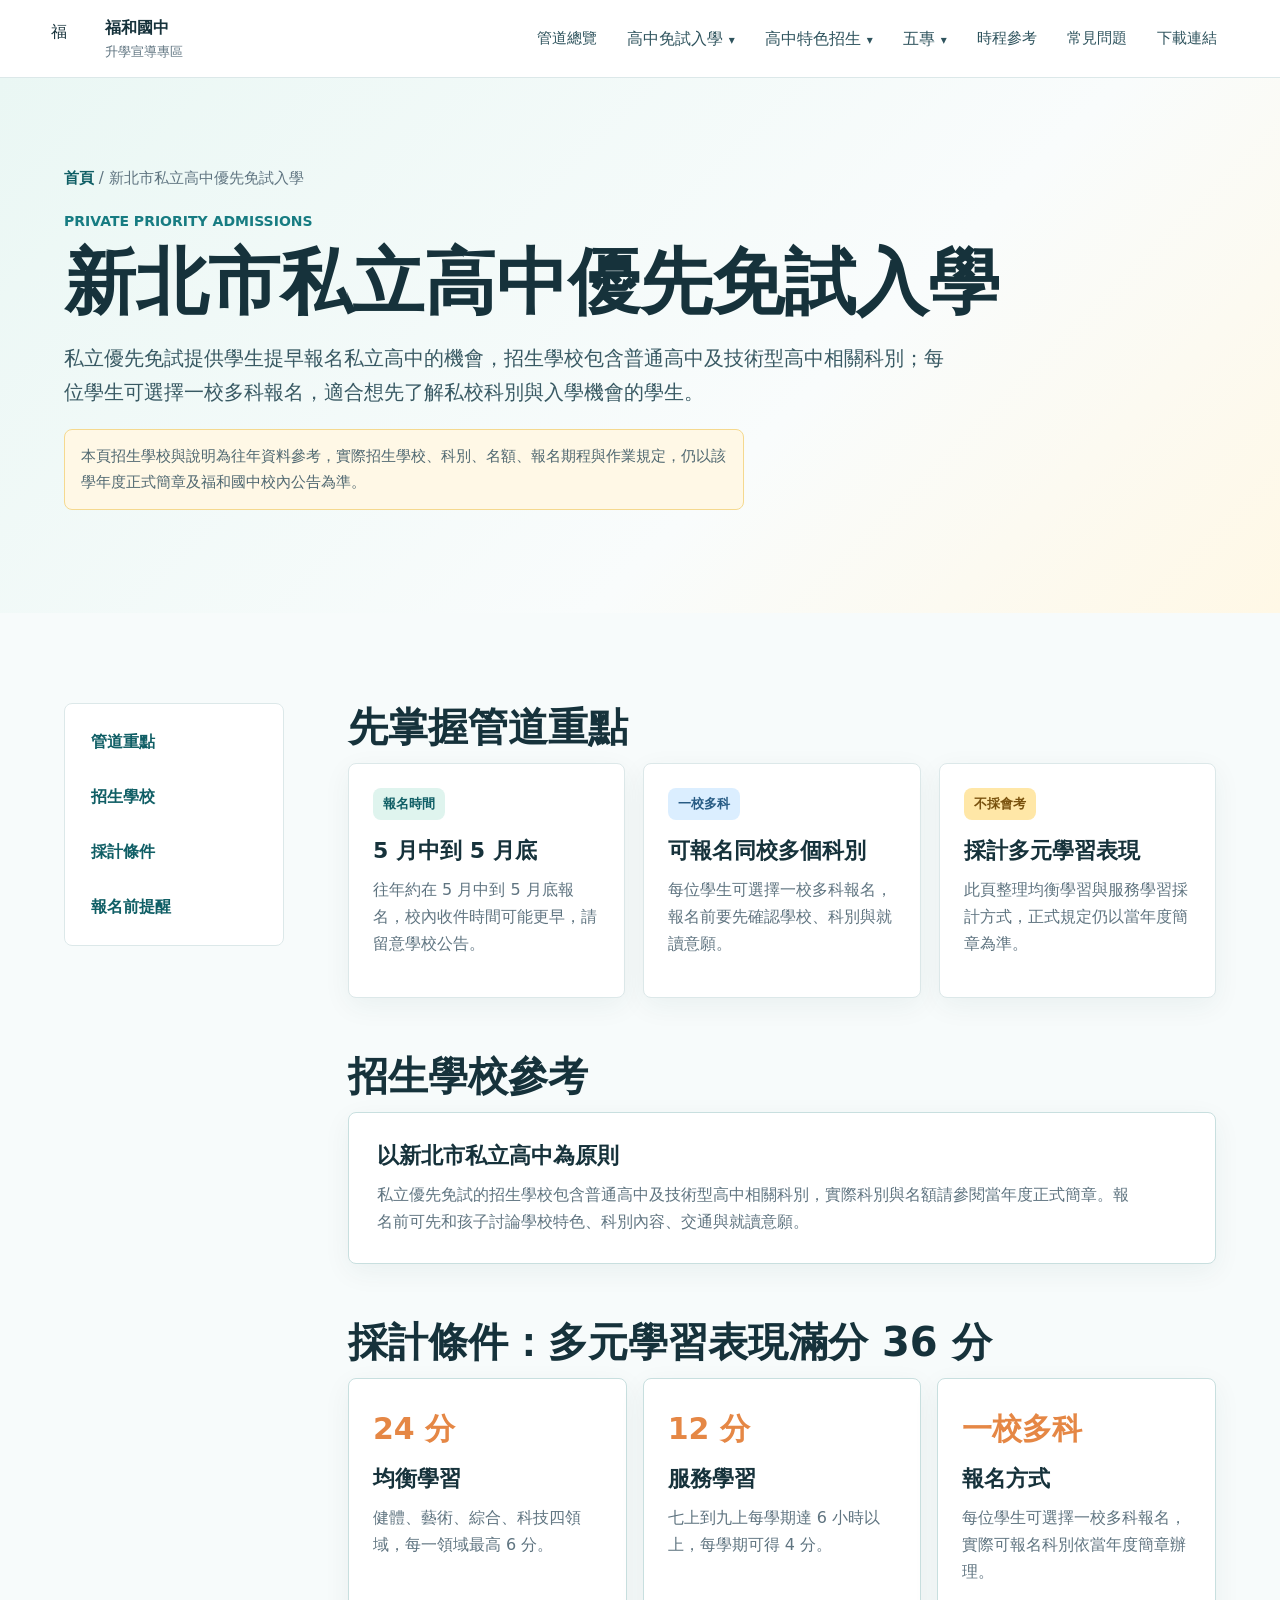
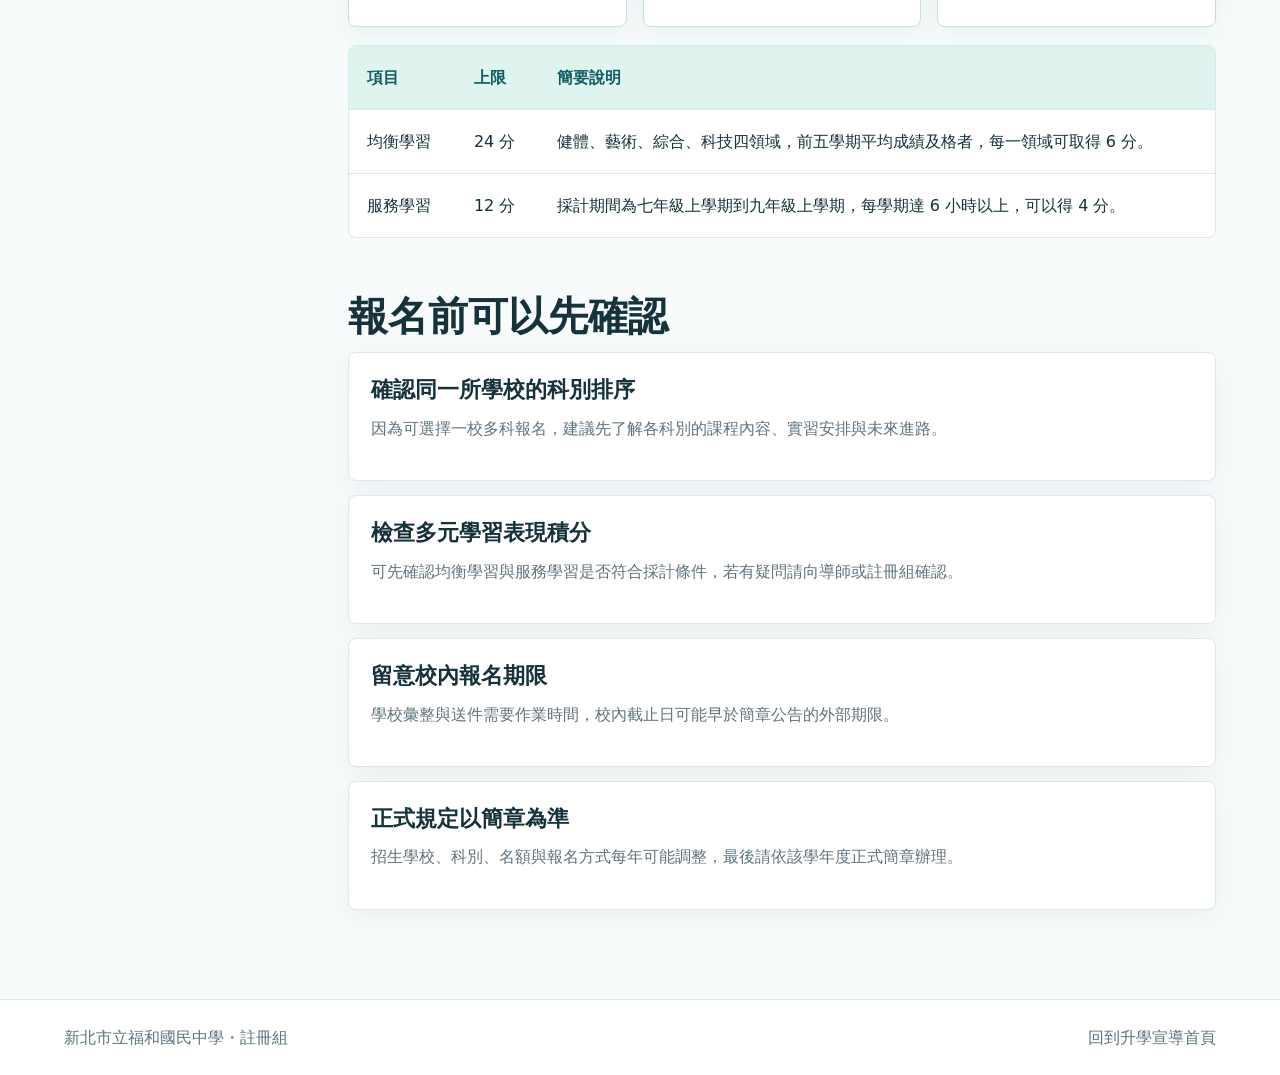
<file: private-priority.html>
﻿<!doctype html>
<html lang="zh-Hant">
  <head>
    <meta charset="utf-8" />
    <meta name="viewport" content="width=device-width, initial-scale=1" />
    <title>新北市私立高中優先免試入學｜福和國中升學宣導專區</title>
    <link rel="stylesheet" href="styles.css" />
  </head>
  <body>
    <header class="site-header">
      <a class="brand" href="index.html#top" aria-label="回到首頁">
        <span class="brand-mark">福</span>
        <span>
          <strong>福和國中</strong>
          <small>升學宣導專區</small>
        </span>
      </a>
      <button class="nav-toggle" type="button" aria-expanded="false" aria-controls="site-nav">選單</button>
      <nav id="site-nav" class="site-nav" aria-label="主要導覽">
        <a href="index.html#pathways">管道總覽</a>
        <div class="nav-group">
          <button class="nav-menu-button" type="button" aria-expanded="false">高中免試入學</button>
          <div class="nav-menu">
            <a href="beiji.html">基北區免試入學</a>
            <a href="change-district.html">變更就學區（跨區申請）</a>
            <a href="learning-area.html">新北市學習區完全免試入學</a>
            <a href="public-priority.html">新北市公立高中優先免試入學</a>
            <a href="private-priority.html">新北市私立高中優先免試入學</a>
            <a href="special-pathways.html">其他特殊管道</a>
          </div>
        </div>
        <div class="nav-group">
          <button class="nav-menu-button" type="button" aria-expanded="false">高中特色招生</button>
          <div class="nav-menu">
            <a href="special-exam.html">考試分發入學</a>
            <a href="special-classes.html">藝才、體育、科學班</a>
            <a href="professional-groups.html">專業群科</a>
          </div>
        </div>
        <div class="nav-group">
          <button class="nav-menu-button" type="button" aria-expanded="false">五專</button>
          <div class="nav-menu">
            <a href="five-year-complete.html">五專完全免試</a>
            <a href="five-year-priority.html">五專優先免試</a>
            <a href="five-year-joint.html">五專聯合免試</a>
          </div>
        </div>
        <a href="index.html#timeline">時程參考</a>
        <a href="index.html#faq">常見問題</a>
        <a href="index.html#downloads">下載連結</a>
      </nav>
    </header>

    <main>
      <section class="page-hero">
        <p class="breadcrumb"><a href="index.html">首頁</a> / 新北市私立高中優先免試入學</p>
        <p class="eyebrow">Private Priority Admissions</p>
        <h1>新北市私立高中優先免試入學</h1>
        <p class="lead">私立優先免試提供學生提早報名私立高中的機會，招生學校包含普通高中及技術型高中相關科別；每位學生可選擇一校多科報名，適合想先了解私校科別與入學機會的學生。</p>
        <p class="notice">本頁招生學校與說明為往年資料參考，實際招生學校、科別、名額、報名期程與作業規定，仍以該學年度正式簡章及福和國中校內公告為準。</p>
      </section>

      <section class="section detail-layout">
        <aside class="detail-nav" aria-label="頁面段落">
          <a href="#overview">管道重點</a>
          <a href="#schools">招生學校</a>
          <a href="#score">採計條件</a>
          <a href="#choice">報名前提醒</a>
        </aside>

        <div class="detail-content">
          <section id="overview" class="detail-section">
            <h2>先掌握管道重點</h2>
            <div class="cards three compact">
              <article class="card">
                <span class="tag calm">報名時間</span>
                <h3>5 月中到 5 月底</h3>
                <p>往年約在 5 月中到 5 月底報名，校內收件時間可能更早，請留意學校公告。</p>
              </article>
              <article class="card">
                <span class="tag fresh">一校多科</span>
                <h3>可報名同校多個科別</h3>
                <p>每位學生可選擇一校多科報名，報名前要先確認學校、科別與就讀意願。</p>
              </article>
              <article class="card">
                <span class="tag warm">不採會考</span>
                <h3>採計多元學習表現</h3>
                <p>此頁整理均衡學習與服務學習採計方式，正式規定仍以當年度簡章為準。</p>
              </article>
            </div>
          </section>

          <section id="schools" class="detail-section">
            <h2>招生學校參考</h2>
            <div class="feature-panel">
              <div>
                <h3>以新北市私立高中為原則</h3>
                <p>私立優先免試的招生學校包含普通高中及技術型高中相關科別，實際科別與名額請參閱當年度正式簡章。報名前可先和孩子討論學校特色、科別內容、交通與就讀意願。</p>
              </div>
            </div>
          </section>

          <section id="score" class="detail-section">
            <h2>採計條件：多元學習表現滿分 36 分</h2>
            <div class="score-grid">
              <article>
                <span>24 分</span>
                <h3>均衡學習</h3>
                <p>健體、藝術、綜合、科技四領域，每一領域最高 6 分。</p>
              </article>
              <article>
                <span>12 分</span>
                <h3>服務學習</h3>
                <p>七上到九上每學期達 6 小時以上，每學期可得 4 分。</p>
              </article>
              <article>
                <span>一校多科</span>
                <h3>報名方式</h3>
                <p>每位學生可選擇一校多科報名，實際可報名科別依當年度簡章辦理。</p>
              </article>
            </div>
            <div class="compare-table" role="region" aria-label="新北市私立高中優先免試入學採計條件">
              <table>
                <thead>
                  <tr>
                    <th>項目</th>
                    <th>上限</th>
                    <th>簡要說明</th>
                  </tr>
                </thead>
                <tbody>
                  <tr>
                    <td>均衡學習</td>
                    <td>24 分</td>
                    <td>健體、藝術、綜合、科技四領域，前五學期平均成績及格者，每一領域可取得 6 分。</td>
                  </tr>
                  <tr>
                    <td>服務學習</td>
                    <td>12 分</td>
                    <td>採計期間為七年級上學期到九年級上學期，每學期達 6 小時以上，可以得 4 分。</td>
                  </tr>
                </tbody>
              </table>
            </div>
          </section>

          <section id="choice" class="detail-section">
            <h2>報名前可以先確認</h2>
            <div class="info-list">
              <article>
                <h3>確認同一所學校的科別排序</h3>
                <p>因為可選擇一校多科報名，建議先了解各科別的課程內容、實習安排與未來進路。</p>
              </article>
              <article>
                <h3>檢查多元學習表現積分</h3>
                <p>可先確認均衡學習與服務學習是否符合採計條件，若有疑問請向導師或註冊組確認。</p>
              </article>
              <article>
                <h3>留意校內報名期限</h3>
                <p>學校彙整與送件需要作業時間，校內截止日可能早於簡章公告的外部期限。</p>
              </article>
              <article>
                <h3>正式規定以簡章為準</h3>
                <p>招生學校、科別、名額與報名方式每年可能調整，最後請依該學年度正式簡章辦理。</p>
              </article>
            </div>
          </section>
        </div>
      </section>
    </main>

    <footer class="site-footer">
      <p>新北市立福和國民中學・註冊組</p>
      <p><a href="index.html">回到升學宣導首頁</a></p>
    </footer>

    <script src="script.js"></script>
  </body>
</html>
</file>
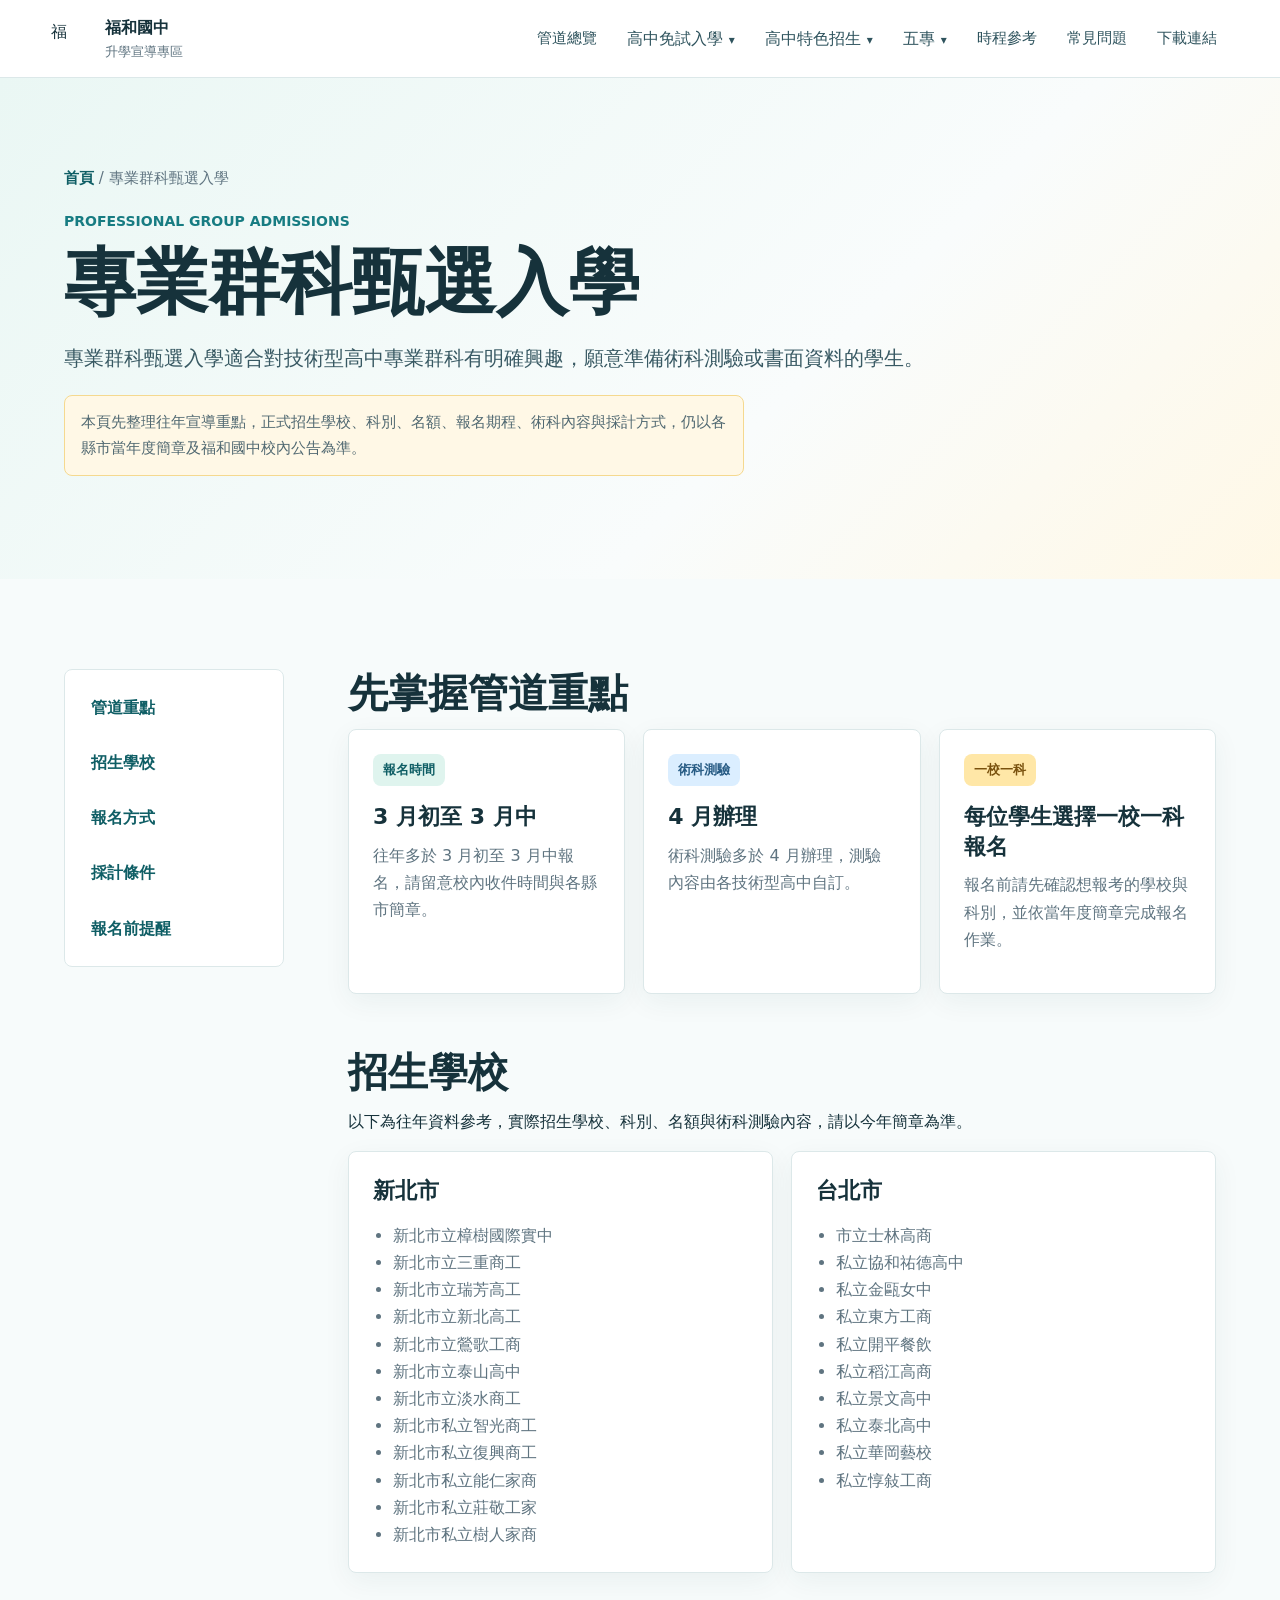
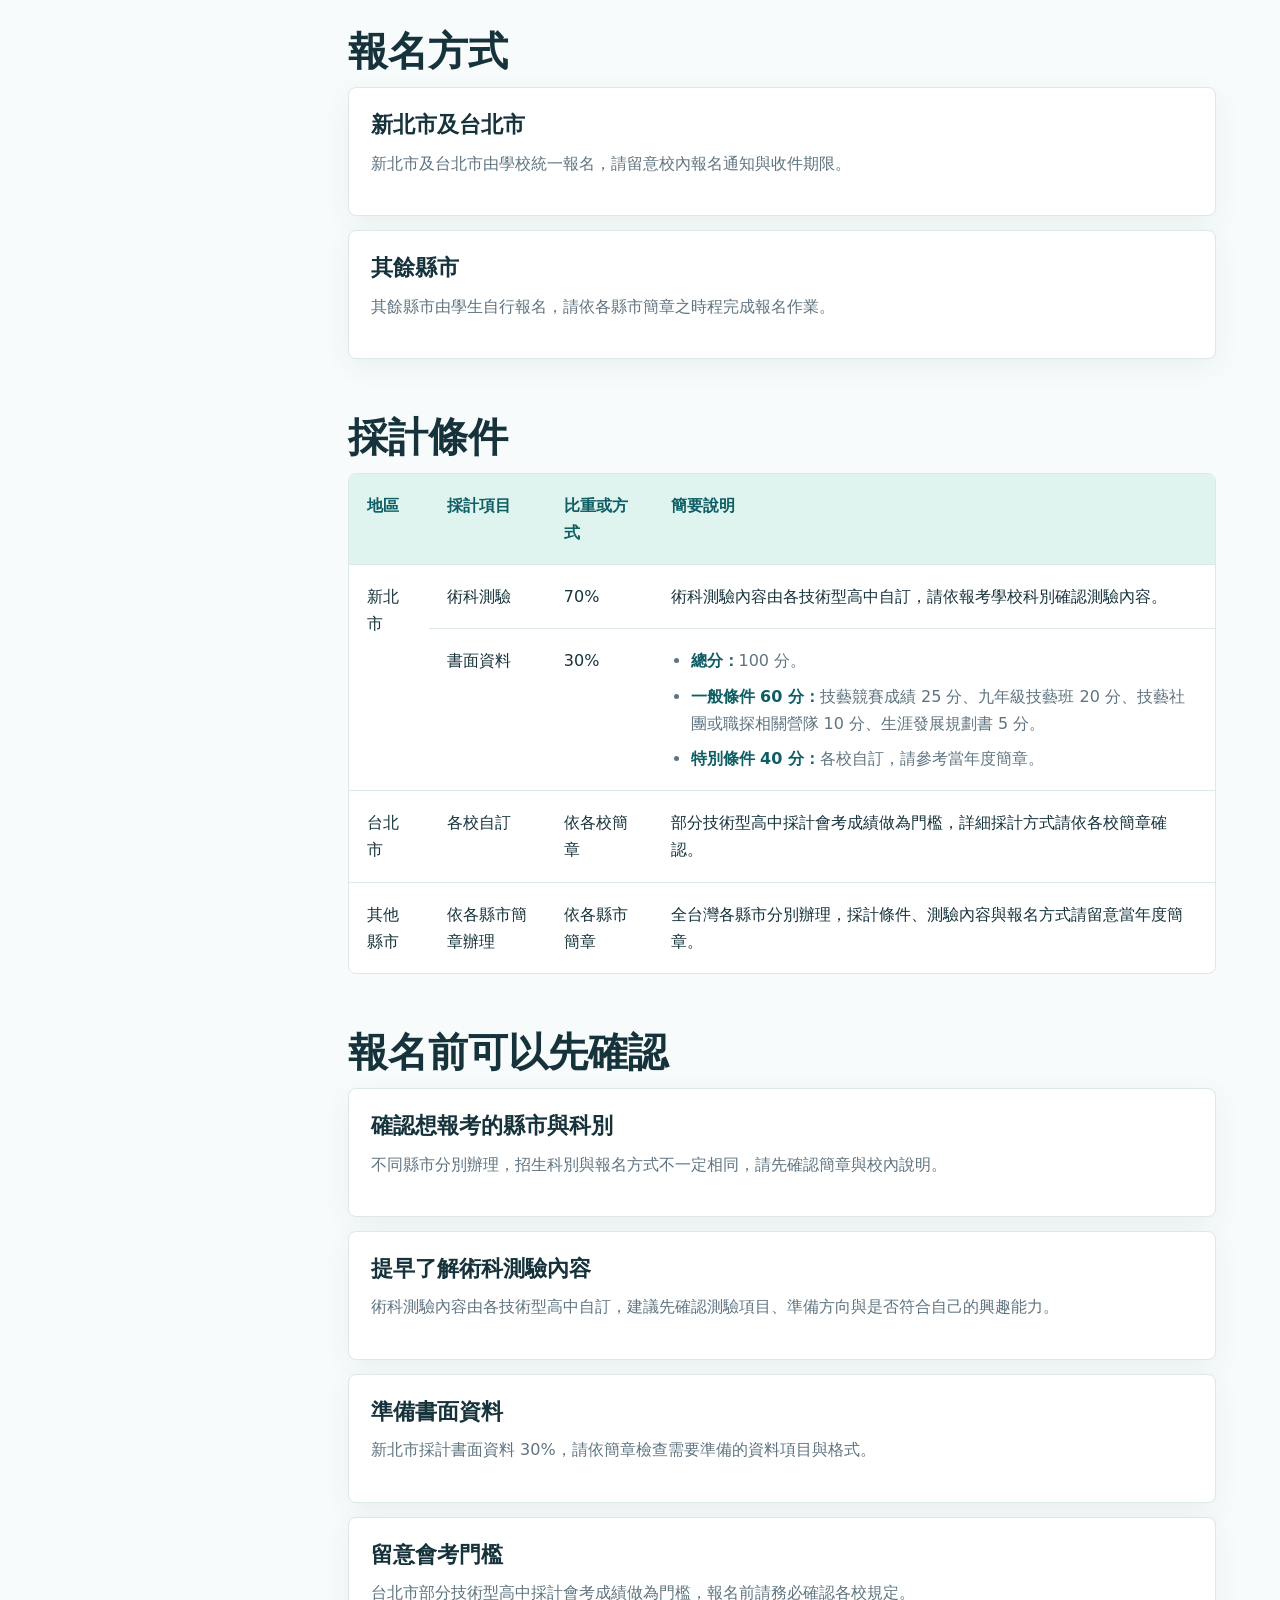
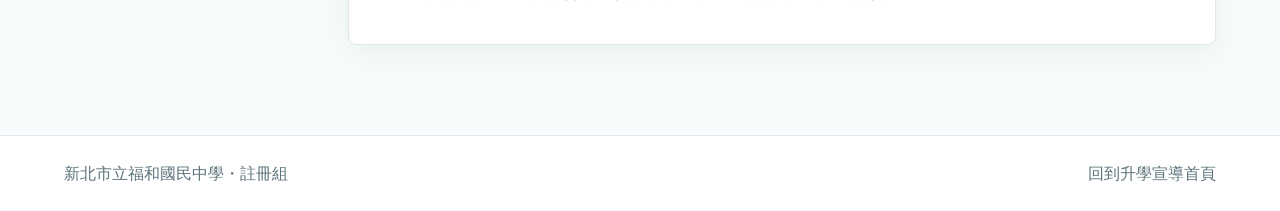
<file: professional-groups.html>
﻿<!doctype html>
<html lang="zh-Hant">
  <head>
    <meta charset="utf-8" />
    <meta name="viewport" content="width=device-width, initial-scale=1" />
    <title>專業群科甄選入學｜福和國中升學宣導專區</title>
    <link rel="stylesheet" href="styles.css" />
  </head>
  <body>
    <header class="site-header">
      <a class="brand" href="index.html#top" aria-label="回到首頁">
        <span class="brand-mark">福</span>
        <span>
          <strong>福和國中</strong>
          <small>升學宣導專區</small>
        </span>
      </a>
      <button class="nav-toggle" type="button" aria-expanded="false" aria-controls="site-nav">選單</button>
      <nav id="site-nav" class="site-nav" aria-label="主要導覽">
        <a href="index.html#pathways">管道總覽</a>
        <div class="nav-group">
          <button class="nav-menu-button" type="button" aria-expanded="false">高中免試入學</button>
          <div class="nav-menu">
            <a href="beiji.html">基北區免試入學</a>
            <a href="change-district.html">變更就學區（跨區申請）</a>
            <a href="learning-area.html">新北市學習區完全免試入學</a>
            <a href="public-priority.html">新北市公立高中優先免試入學</a>
            <a href="private-priority.html">新北市私立高中優先免試入學</a>
            <a href="special-pathways.html">其他特殊管道</a>
          </div>
        </div>
        <div class="nav-group">
          <button class="nav-menu-button" type="button" aria-expanded="false">高中特色招生</button>
          <div class="nav-menu">
            <a href="special-exam.html">考試分發入學</a>
            <a href="special-classes.html">藝才、體育、科學班</a>
            <a href="professional-groups.html">專業群科</a>
          </div>
        </div>
        <div class="nav-group">
          <button class="nav-menu-button" type="button" aria-expanded="false">五專</button>
          <div class="nav-menu">
            <a href="five-year-complete.html">五專完全免試</a>
            <a href="five-year-priority.html">五專優先免試</a>
            <a href="five-year-joint.html">五專聯合免試</a>
          </div>
        </div>
        <a href="index.html#timeline">時程參考</a>
        <a href="index.html#faq">常見問題</a>
        <a href="index.html#downloads">下載連結</a>
      </nav>
    </header>

    <main>
      <section class="page-hero">
        <p class="breadcrumb"><a href="index.html">首頁</a> / 專業群科甄選入學</p>
        <p class="eyebrow">Professional Group Admissions</p>
        <h1>專業群科甄選入學</h1>
        <p class="lead">專業群科甄選入學適合對技術型高中專業群科有明確興趣，願意準備術科測驗或書面資料的學生。</p>
        <p class="notice">本頁先整理往年宣導重點，正式招生學校、科別、名額、報名期程、術科內容與採計方式，仍以各縣市當年度簡章及福和國中校內公告為準。</p>
      </section>

      <section class="section detail-layout">
        <aside class="detail-nav" aria-label="頁面段落">
          <a href="#overview">管道重點</a>
          <a href="#schools">招生學校</a>
          <a href="#method">報名方式</a>
          <a href="#score">採計條件</a>
          <a href="#choice">報名前提醒</a>
        </aside>

        <div class="detail-content">
          <section id="overview" class="detail-section">
            <h2>先掌握管道重點</h2>
            <div class="cards three compact">
              <article class="card">
                <span class="tag calm">報名時間</span>
                <h3>3 月初至 3 月中</h3>
                <p>往年多於 3 月初至 3 月中報名，請留意校內收件時間與各縣市簡章。</p>
              </article>
              <article class="card">
                <span class="tag fresh">術科測驗</span>
                <h3>4 月辦理</h3>
                <p>術科測驗多於 4 月辦理，測驗內容由各技術型高中自訂。</p>
              </article>
              <article class="card">
                <span class="tag warm">一校一科</span>
                <h3>每位學生選擇一校一科報名</h3>
                <p>報名前請先確認想報考的學校與科別，並依當年度簡章完成報名作業。</p>
              </article>
            </div>
          </section>

          <section id="schools" class="detail-section">
            <h2>招生學校</h2>
            <p>以下為往年資料參考，實際招生學校、科別、名額與術科測驗內容，請以今年簡章為準。</p>
            <div class="role-grid">
              <article>
                <h3>新北市</h3>
                <ul>
                  <li>新北市立樟樹國際實中</li>
                  <li>新北市立三重商工</li>
                  <li>新北市立瑞芳高工</li>
                  <li>新北市立新北高工</li>
                  <li>新北市立鶯歌工商</li>
                  <li>新北市立泰山高中</li>
                  <li>新北市立淡水商工</li>
                  <li>新北市私立智光商工</li>
                  <li>新北市私立復興商工</li>
                  <li>新北市私立能仁家商</li>
                  <li>新北市私立莊敬工家</li>
                  <li>新北市私立樹人家商</li>
                </ul>
              </article>
              <article>
                <h3>台北市</h3>
                <ul>
                  <li>市立士林高商</li>
                  <li>私立協和祐德高中</li>
                  <li>私立金甌女中</li>
                  <li>私立東方工商</li>
                  <li>私立開平餐飲</li>
                  <li>私立稻江高商</li>
                  <li>私立景文高中</li>
                  <li>私立泰北高中</li>
                  <li>私立華岡藝校</li>
                  <li>私立惇敍工商</li>
                </ul>
              </article>
            </div>
          </section>

          <section id="method" class="detail-section">
            <h2>報名方式</h2>
            <div class="info-list">
              <article>
                <h3>新北市及台北市</h3>
                <p>新北市及台北市由學校統一報名，請留意校內報名通知與收件期限。</p>
              </article>
              <article>
                <h3>其餘縣市</h3>
                <p>其餘縣市由學生自行報名，請依各縣市簡章之時程完成報名作業。</p>
              </article>
            </div>
          </section>

          <section id="score" class="detail-section">
            <h2>採計條件</h2>
            <div class="compare-table" role="region" aria-label="專業群科甄選入學採計條件">
              <table>
                <thead>
                  <tr>
                    <th>地區</th>
                    <th>採計項目</th>
                    <th>比重或方式</th>
                    <th>簡要說明</th>
                  </tr>
                </thead>
                <tbody>
                  <tr>
                    <td rowspan="2">新北市</td>
                    <td>術科測驗</td>
                    <td>70%</td>
                    <td>術科測驗內容由各技術型高中自訂，請依報考學校科別確認測驗內容。</td>
                  </tr>
                  <tr>
                    <td>書面資料</td>
                    <td>30%</td>
                    <td>
                      <ul class="score-note">
                        <li><strong>總分：</strong>100 分。</li>
                        <li><strong>一般條件 60 分：</strong>技藝競賽成績 25 分、九年級技藝班 20 分、技藝社團或職探相關營隊 10 分、生涯發展規劃書 5 分。</li>
                        <li><strong>特別條件 40 分：</strong>各校自訂，請參考當年度簡章。</li>
                      </ul>
                    </td>
                  </tr>
                  <tr>
                    <td>台北市</td>
                    <td>各校自訂</td>
                    <td>依各校簡章</td>
                    <td>部分技術型高中採計會考成績做為門檻，詳細採計方式請依各校簡章確認。</td>
                  </tr>
                  <tr>
                    <td>其他縣市</td>
                    <td>依各縣市簡章辦理</td>
                    <td>依各縣市簡章</td>
                    <td>全台灣各縣市分別辦理，採計條件、測驗內容與報名方式請留意當年度簡章。</td>
                  </tr>
                </tbody>
              </table>
            </div>
          </section>

          <section id="choice" class="detail-section">
            <h2>報名前可以先確認</h2>
            <div class="info-list">
              <article>
                <h3>確認想報考的縣市與科別</h3>
                <p>不同縣市分別辦理，招生科別與報名方式不一定相同，請先確認簡章與校內說明。</p>
              </article>
              <article>
                <h3>提早了解術科測驗內容</h3>
                <p>術科測驗內容由各技術型高中自訂，建議先確認測驗項目、準備方向與是否符合自己的興趣能力。</p>
              </article>
              <article>
                <h3>準備書面資料</h3>
                <p>新北市採計書面資料 30%，請依簡章檢查需要準備的資料項目與格式。</p>
              </article>
              <article>
                <h3>留意會考門檻</h3>
                <p>台北市部分技術型高中採計會考成績做為門檻，報名前請務必確認各校規定。</p>
              </article>
            </div>
          </section>
        </div>
      </section>
    </main>

    <footer class="site-footer">
      <p>新北市立福和國民中學・註冊組</p>
      <p><a href="index.html">回到升學宣導首頁</a></p>
    </footer>

    <script src="script.js"></script>
  </body>
</html>
</file>
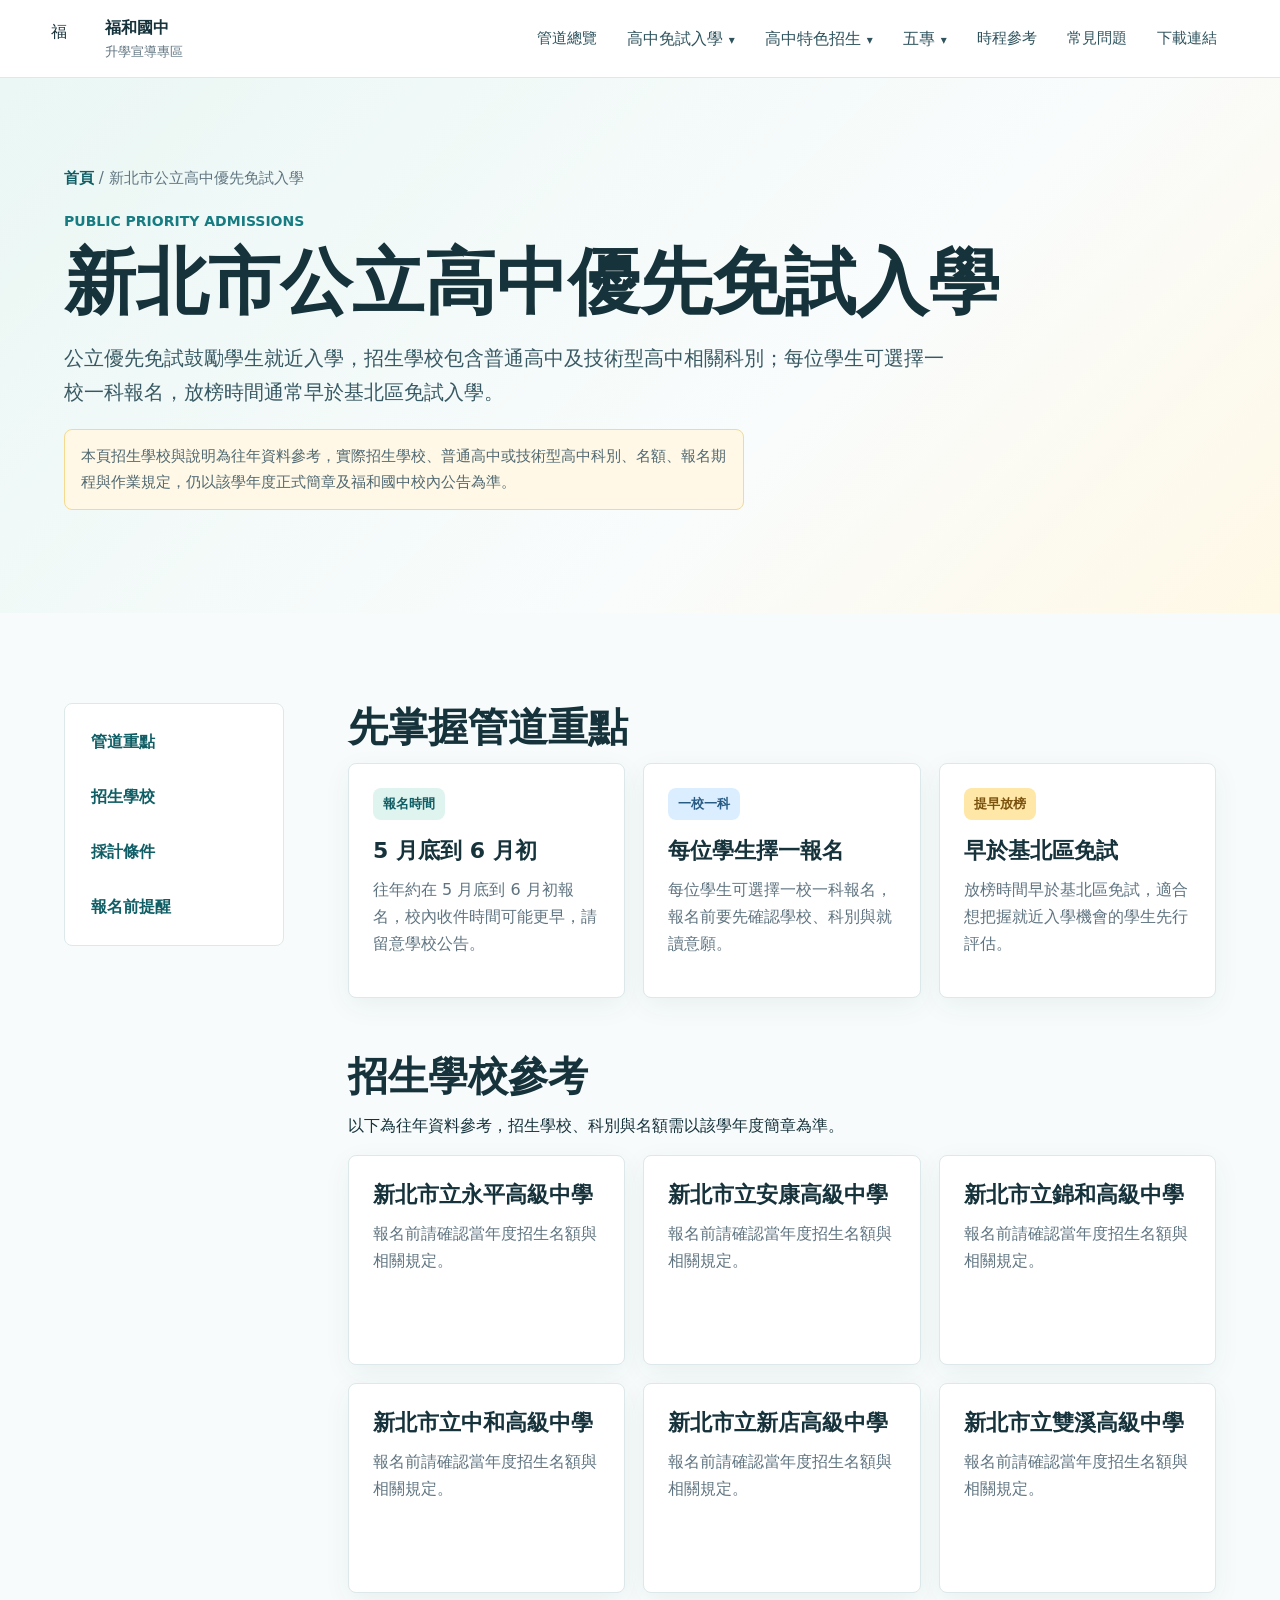
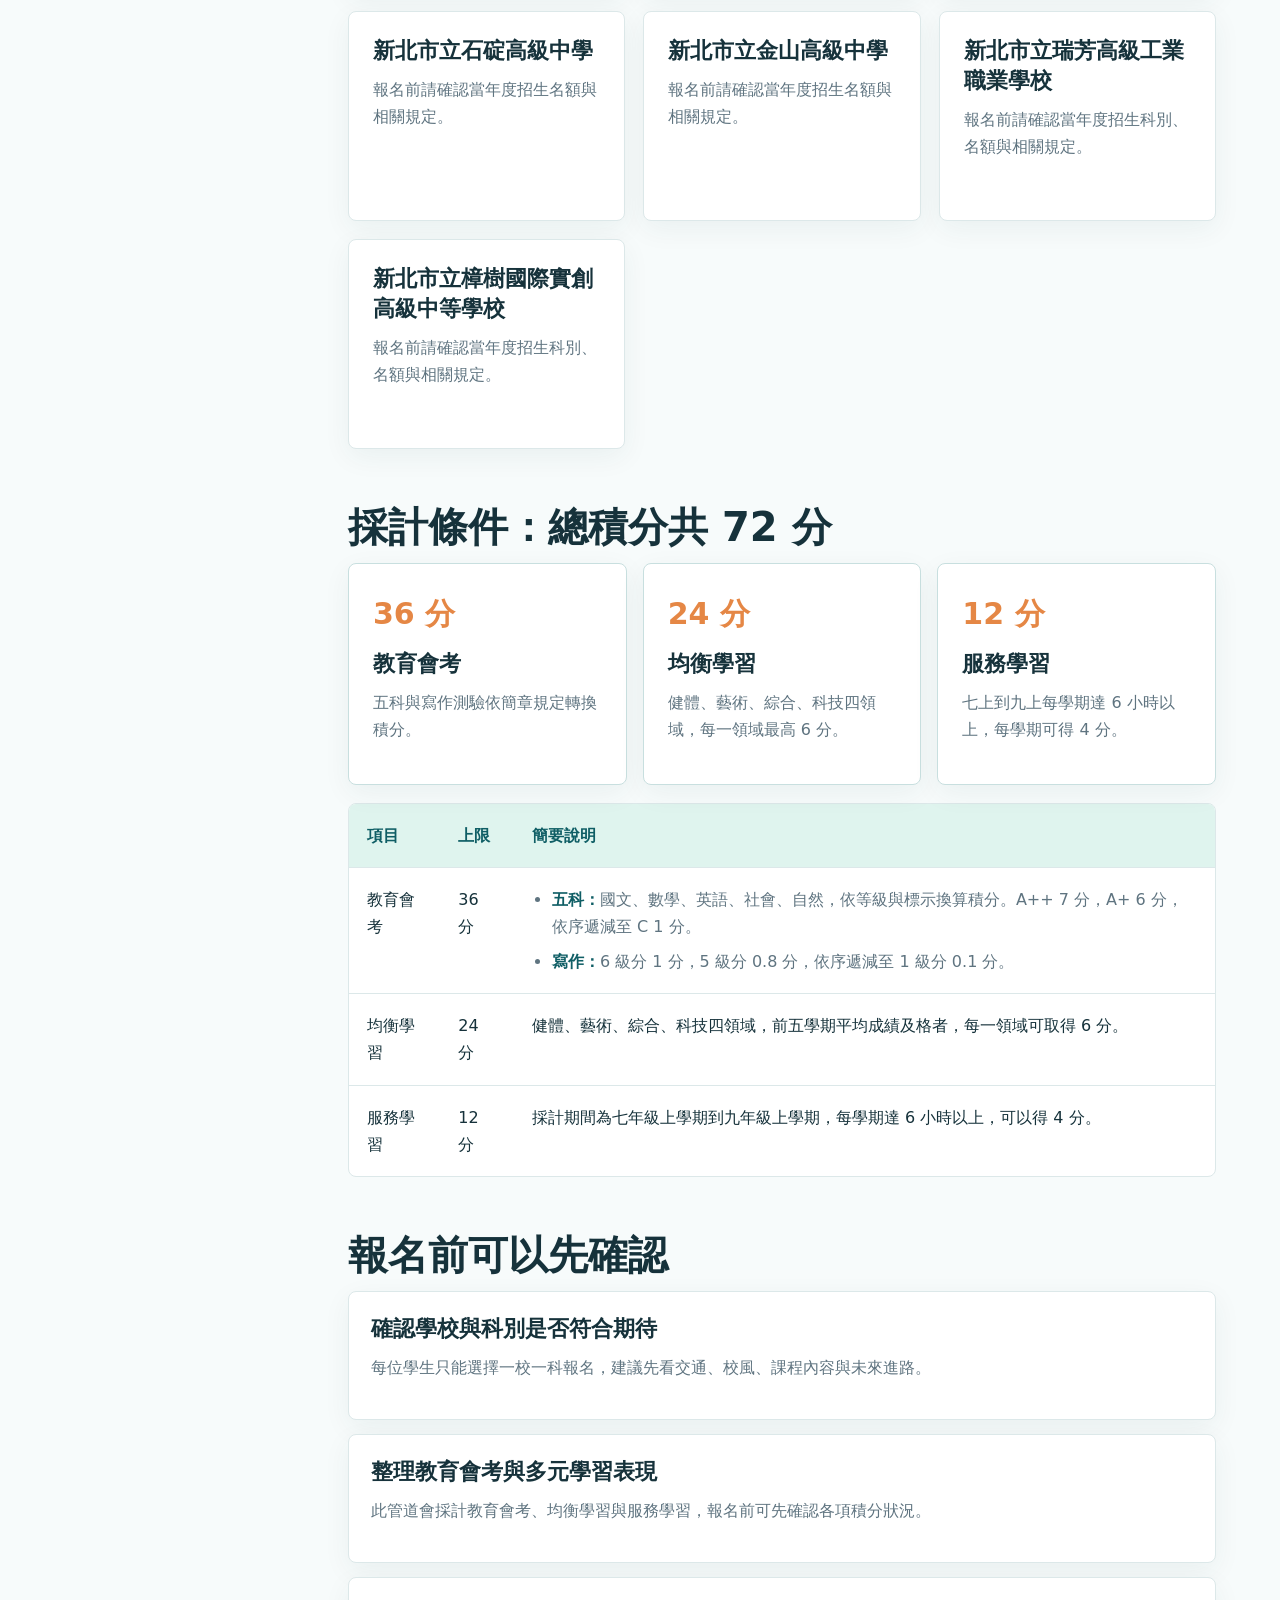
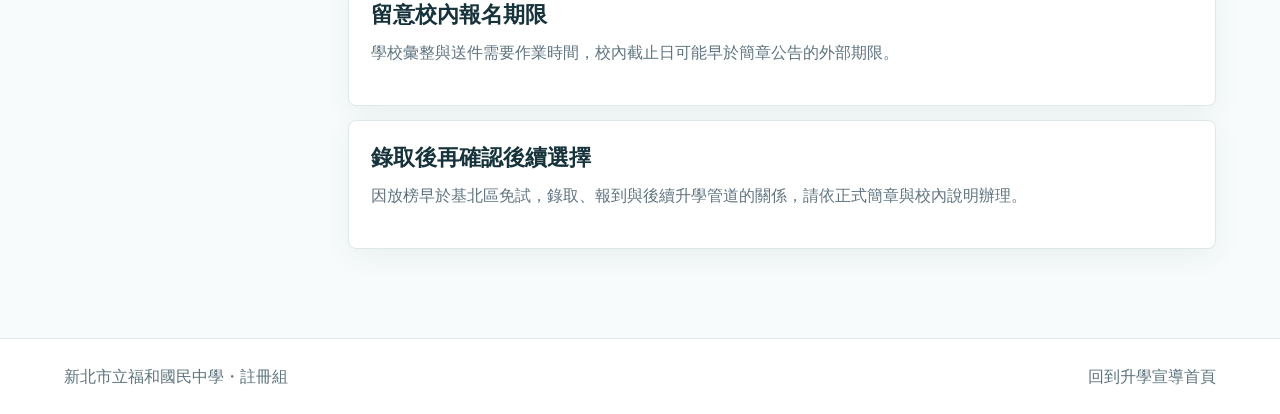
<file: public-priority.html>
﻿<!doctype html>
<html lang="zh-Hant">
  <head>
    <meta charset="utf-8" />
    <meta name="viewport" content="width=device-width, initial-scale=1" />
    <title>新北市公立高中優先免試入學｜福和國中升學宣導專區</title>
    <link rel="stylesheet" href="styles.css" />
  </head>
  <body>
    <header class="site-header">
      <a class="brand" href="index.html#top" aria-label="回到首頁">
        <span class="brand-mark">福</span>
        <span>
          <strong>福和國中</strong>
          <small>升學宣導專區</small>
        </span>
      </a>
      <button class="nav-toggle" type="button" aria-expanded="false" aria-controls="site-nav">選單</button>
      <nav id="site-nav" class="site-nav" aria-label="主要導覽">
        <a href="index.html#pathways">管道總覽</a>
        <div class="nav-group">
          <button class="nav-menu-button" type="button" aria-expanded="false">高中免試入學</button>
          <div class="nav-menu">
            <a href="beiji.html">基北區免試入學</a>
            <a href="change-district.html">變更就學區（跨區申請）</a>
            <a href="learning-area.html">新北市學習區完全免試入學</a>
            <a href="public-priority.html">新北市公立高中優先免試入學</a>
            <a href="private-priority.html">新北市私立高中優先免試入學</a>
            <a href="special-pathways.html">其他特殊管道</a>
          </div>
        </div>
        <div class="nav-group">
          <button class="nav-menu-button" type="button" aria-expanded="false">高中特色招生</button>
          <div class="nav-menu">
            <a href="special-exam.html">考試分發入學</a>
            <a href="special-classes.html">藝才、體育、科學班</a>
            <a href="professional-groups.html">專業群科</a>
          </div>
        </div>
        <div class="nav-group">
          <button class="nav-menu-button" type="button" aria-expanded="false">五專</button>
          <div class="nav-menu">
            <a href="five-year-complete.html">五專完全免試</a>
            <a href="five-year-priority.html">五專優先免試</a>
            <a href="five-year-joint.html">五專聯合免試</a>
          </div>
        </div>
        <a href="index.html#timeline">時程參考</a>
        <a href="index.html#faq">常見問題</a>
        <a href="index.html#downloads">下載連結</a>
      </nav>
    </header>

    <main>
      <section class="page-hero">
        <p class="breadcrumb"><a href="index.html">首頁</a> / 新北市公立高中優先免試入學</p>
        <p class="eyebrow">Public Priority Admissions</p>
        <h1>新北市公立高中優先免試入學</h1>
        <p class="lead">公立優先免試鼓勵學生就近入學，招生學校包含普通高中及技術型高中相關科別；每位學生可選擇一校一科報名，放榜時間通常早於基北區免試入學。</p>
        <p class="notice">本頁招生學校與說明為往年資料參考，實際招生學校、普通高中或技術型高中科別、名額、報名期程與作業規定，仍以該學年度正式簡章及福和國中校內公告為準。</p>
      </section>

      <section class="section detail-layout">
        <aside class="detail-nav" aria-label="頁面段落">
          <a href="#overview">管道重點</a>
          <a href="#schools">招生學校</a>
          <a href="#score">採計條件</a>
          <a href="#choice">報名前提醒</a>
        </aside>

        <div class="detail-content">
          <section id="overview" class="detail-section">
            <h2>先掌握管道重點</h2>
            <div class="cards three compact">
              <article class="card">
                <span class="tag calm">報名時間</span>
                <h3>5 月底到 6 月初</h3>
                <p>往年約在 5 月底到 6 月初報名，校內收件時間可能更早，請留意學校公告。</p>
              </article>
              <article class="card">
                <span class="tag fresh">一校一科</span>
                <h3>每位學生擇一報名</h3>
                <p>每位學生可選擇一校一科報名，報名前要先確認學校、科別與就讀意願。</p>
              </article>
              <article class="card">
                <span class="tag warm">提早放榜</span>
                <h3>早於基北區免試</h3>
                <p>放榜時間早於基北區免試，適合想把握就近入學機會的學生先行評估。</p>
              </article>
            </div>
          </section>

          <section id="schools" class="detail-section">
            <h2>招生學校參考</h2>
            <p>以下為往年資料參考，招生學校、科別與名額需以該學年度簡章為準。</p>
            <div class="cards three compact">
              <article class="card">
                <h3>新北市立永平高級中學</h3>
                <p>報名前請確認當年度招生名額與相關規定。</p>
              </article>
              <article class="card">
                <h3>新北市立安康高級中學</h3>
                <p>報名前請確認當年度招生名額與相關規定。</p>
              </article>
              <article class="card">
                <h3>新北市立錦和高級中學</h3>
                <p>報名前請確認當年度招生名額與相關規定。</p>
              </article>
              <article class="card">
                <h3>新北市立中和高級中學</h3>
                <p>報名前請確認當年度招生名額與相關規定。</p>
              </article>
              <article class="card">
                <h3>新北市立新店高級中學</h3>
                <p>報名前請確認當年度招生名額與相關規定。</p>
              </article>
              <article class="card">
                <h3>新北市立雙溪高級中學</h3>
                <p>報名前請確認當年度招生名額與相關規定。</p>
              </article>
              <article class="card">
                <h3>新北市立石碇高級中學</h3>
                <p>報名前請確認當年度招生名額與相關規定。</p>
              </article>
              <article class="card">
                <h3>新北市立金山高級中學</h3>
                <p>報名前請確認當年度招生名額與相關規定。</p>
              </article>
              <article class="card">
                <h3>新北市立瑞芳高級工業職業學校</h3>
                <p>報名前請確認當年度招生科別、名額與相關規定。</p>
              </article>
              <article class="card">
                <h3>新北市立樟樹國際實創高級中等學校</h3>
                <p>報名前請確認當年度招生科別、名額與相關規定。</p>
              </article>
            </div>
          </section>

          <section id="score" class="detail-section">
            <h2>採計條件：總積分共 72 分</h2>
            <div class="score-grid">
              <article>
                <span>36 分</span>
                <h3>教育會考</h3>
                <p>五科與寫作測驗依簡章規定轉換積分。</p>
              </article>
              <article>
                <span>24 分</span>
                <h3>均衡學習</h3>
                <p>健體、藝術、綜合、科技四領域，每一領域最高 6 分。</p>
              </article>
              <article>
                <span>12 分</span>
                <h3>服務學習</h3>
                <p>七上到九上每學期達 6 小時以上，每學期可得 4 分。</p>
              </article>
            </div>
            <div class="compare-table" role="region" aria-label="新北市公立高中優先免試入學採計條件">
              <table>
                <thead>
                  <tr>
                    <th>項目</th>
                    <th>上限</th>
                    <th>簡要說明</th>
                  </tr>
                </thead>
                <tbody>
                  <tr>
                    <td>教育會考</td>
                    <td>36 分</td>
                    <td>
                      <ul class="score-note">
                        <li><strong>五科：</strong>國文、數學、英語、社會、自然，依等級與標示換算積分。A++ 7 分，A+ 6 分，依序遞減至 C 1 分。</li>
                        <li><strong>寫作：</strong>6 級分 1 分，5 級分 0.8 分，依序遞減至 1 級分 0.1 分。</li>
                      </ul>
                    </td>
                  </tr>
                  <tr>
                    <td>均衡學習</td>
                    <td>24 分</td>
                    <td>健體、藝術、綜合、科技四領域，前五學期平均成績及格者，每一領域可取得 6 分。</td>
                  </tr>
                  <tr>
                    <td>服務學習</td>
                    <td>12 分</td>
                    <td>採計期間為七年級上學期到九年級上學期，每學期達 6 小時以上，可以得 4 分。</td>
                  </tr>
                </tbody>
              </table>
            </div>
          </section>

          <section id="choice" class="detail-section">
            <h2>報名前可以先確認</h2>
            <div class="info-list">
              <article>
                <h3>確認學校與科別是否符合期待</h3>
                <p>每位學生只能選擇一校一科報名，建議先看交通、校風、課程內容與未來進路。</p>
              </article>
              <article>
                <h3>整理教育會考與多元學習表現</h3>
                <p>此管道會採計教育會考、均衡學習與服務學習，報名前可先確認各項積分狀況。</p>
              </article>
              <article>
                <h3>留意校內報名期限</h3>
                <p>學校彙整與送件需要作業時間，校內截止日可能早於簡章公告的外部期限。</p>
              </article>
              <article>
                <h3>錄取後再確認後續選擇</h3>
                <p>因放榜早於基北區免試，錄取、報到與後續升學管道的關係，請依正式簡章與校內說明辦理。</p>
              </article>
            </div>
          </section>
        </div>
      </section>
    </main>

    <footer class="site-footer">
      <p>新北市立福和國民中學・註冊組</p>
      <p><a href="index.html">回到升學宣導首頁</a></p>
    </footer>

    <script src="script.js"></script>
  </body>
</html>
</file>
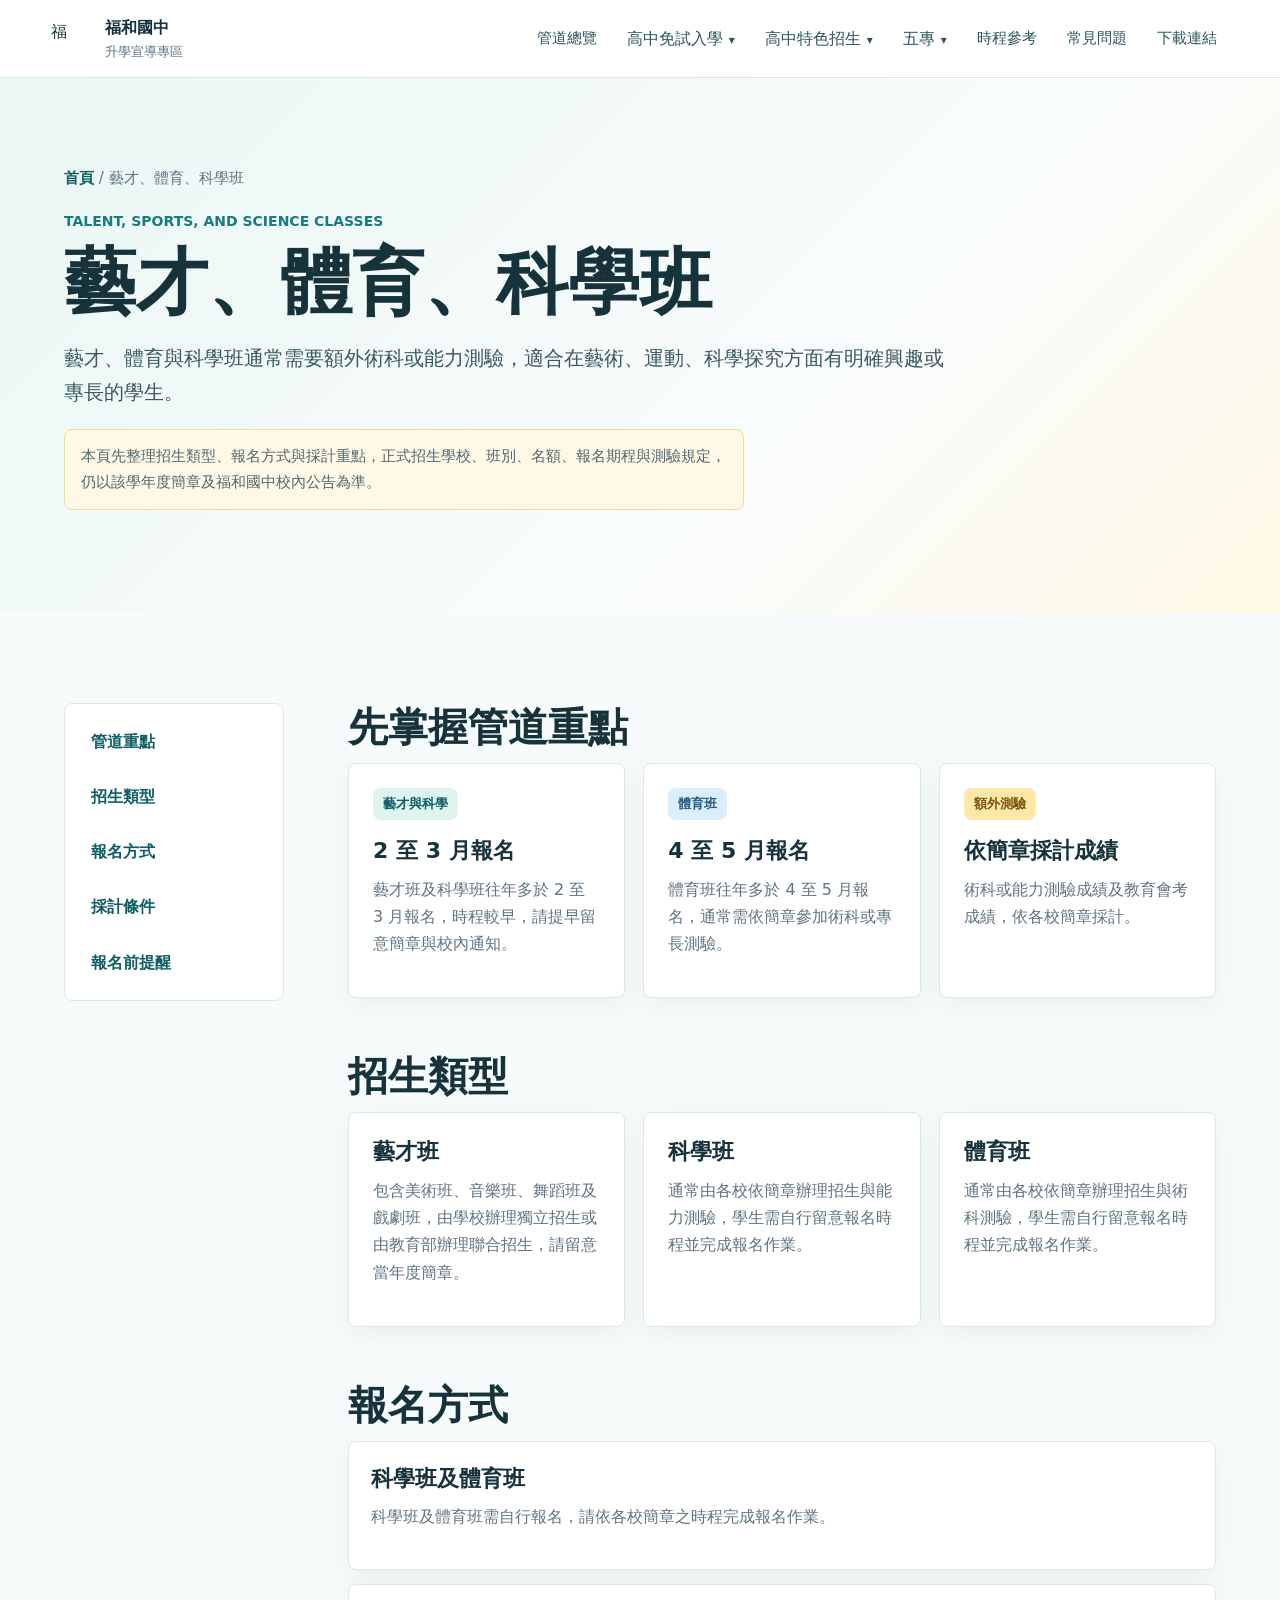
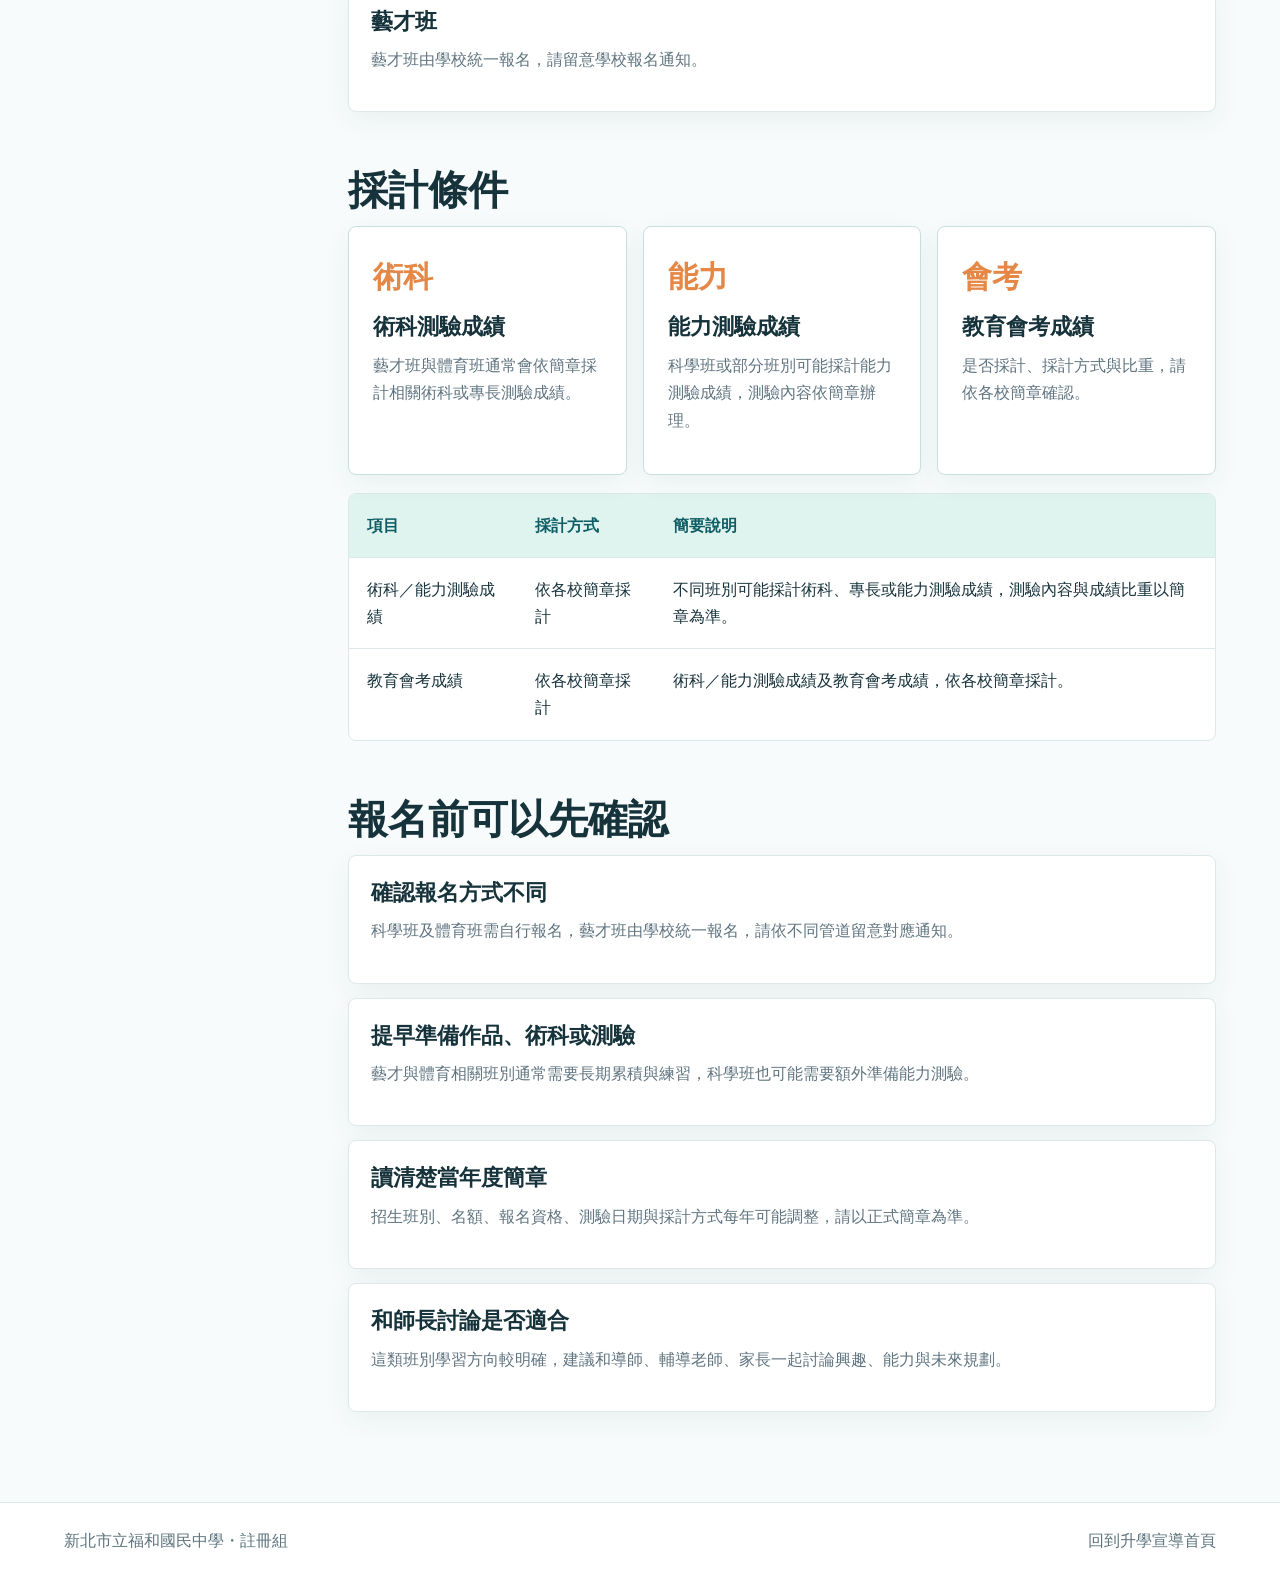
<file: special-classes.html>
﻿<!doctype html>
<html lang="zh-Hant">
  <head>
    <meta charset="utf-8" />
    <meta name="viewport" content="width=device-width, initial-scale=1" />
    <title>藝才、體育、科學班｜福和國中升學宣導專區</title>
    <link rel="stylesheet" href="styles.css" />
  </head>
  <body>
    <header class="site-header">
      <a class="brand" href="index.html#top" aria-label="回到首頁">
        <span class="brand-mark">福</span>
        <span>
          <strong>福和國中</strong>
          <small>升學宣導專區</small>
        </span>
      </a>
      <button class="nav-toggle" type="button" aria-expanded="false" aria-controls="site-nav">選單</button>
      <nav id="site-nav" class="site-nav" aria-label="主要導覽">
        <a href="index.html#pathways">管道總覽</a>
        <div class="nav-group">
          <button class="nav-menu-button" type="button" aria-expanded="false">高中免試入學</button>
          <div class="nav-menu">
            <a href="beiji.html">基北區免試入學</a>
            <a href="change-district.html">變更就學區（跨區申請）</a>
            <a href="learning-area.html">新北市學習區完全免試入學</a>
            <a href="public-priority.html">新北市公立高中優先免試入學</a>
            <a href="private-priority.html">新北市私立高中優先免試入學</a>
            <a href="special-pathways.html">其他特殊管道</a>
          </div>
        </div>
        <div class="nav-group">
          <button class="nav-menu-button" type="button" aria-expanded="false">高中特色招生</button>
          <div class="nav-menu">
            <a href="special-exam.html">考試分發入學</a>
            <a href="special-classes.html">藝才、體育、科學班</a>
            <a href="professional-groups.html">專業群科</a>
          </div>
        </div>
        <div class="nav-group">
          <button class="nav-menu-button" type="button" aria-expanded="false">五專</button>
          <div class="nav-menu">
            <a href="five-year-complete.html">五專完全免試</a>
            <a href="five-year-priority.html">五專優先免試</a>
            <a href="five-year-joint.html">五專聯合免試</a>
          </div>
        </div>
        <a href="index.html#timeline">時程參考</a>
        <a href="index.html#faq">常見問題</a>
        <a href="index.html#downloads">下載連結</a>
      </nav>
    </header>

    <main>
      <section class="page-hero">
        <p class="breadcrumb"><a href="index.html">首頁</a> / 藝才、體育、科學班</p>
        <p class="eyebrow">Talent, Sports, and Science Classes</p>
        <h1>藝才、體育、科學班</h1>
        <p class="lead">藝才、體育與科學班通常需要額外術科或能力測驗，適合在藝術、運動、科學探究方面有明確興趣或專長的學生。</p>
        <p class="notice">本頁先整理招生類型、報名方式與採計重點，正式招生學校、班別、名額、報名期程與測驗規定，仍以該學年度簡章及福和國中校內公告為準。</p>
      </section>

      <section class="section detail-layout">
        <aside class="detail-nav" aria-label="頁面段落">
          <a href="#overview">管道重點</a>
          <a href="#schools">招生類型</a>
          <a href="#method">報名方式</a>
          <a href="#score">採計條件</a>
          <a href="#choice">報名前提醒</a>
        </aside>

        <div class="detail-content">
          <section id="overview" class="detail-section">
            <h2>先掌握管道重點</h2>
            <div class="cards three compact">
              <article class="card">
                <span class="tag calm">藝才與科學</span>
                <h3>2 至 3 月報名</h3>
                <p>藝才班及科學班往年多於 2 至 3 月報名，時程較早，請提早留意簡章與校內通知。</p>
              </article>
              <article class="card">
                <span class="tag fresh">體育班</span>
                <h3>4 至 5 月報名</h3>
                <p>體育班往年多於 4 至 5 月報名，通常需依簡章參加術科或專長測驗。</p>
              </article>
              <article class="card">
                <span class="tag warm">額外測驗</span>
                <h3>依簡章採計成績</h3>
                <p>術科或能力測驗成績及教育會考成績，依各校簡章採計。</p>
              </article>
            </div>
          </section>

          <section id="schools" class="detail-section">
            <h2>招生類型</h2>
            <div class="cards three compact">
              <article class="card">
                <h3>藝才班</h3>
                <p>包含美術班、音樂班、舞蹈班及戲劇班，由學校辦理獨立招生或由教育部辦理聯合招生，請留意當年度簡章。</p>
              </article>
              <article class="card">
                <h3>科學班</h3>
                <p>通常由各校依簡章辦理招生與能力測驗，學生需自行留意報名時程並完成報名作業。</p>
              </article>
              <article class="card">
                <h3>體育班</h3>
                <p>通常由各校依簡章辦理招生與術科測驗，學生需自行留意報名時程並完成報名作業。</p>
              </article>
            </div>
          </section>

          <section id="method" class="detail-section">
            <h2>報名方式</h2>
            <div class="info-list">
              <article>
                <h3>科學班及體育班</h3>
                <p>科學班及體育班需自行報名，請依各校簡章之時程完成報名作業。</p>
              </article>
              <article>
                <h3>藝才班</h3>
                <p>藝才班由學校統一報名，請留意學校報名通知。</p>
              </article>
            </div>
          </section>

          <section id="score" class="detail-section">
            <h2>採計條件</h2>
            <div class="score-grid">
              <article>
                <span>術科</span>
                <h3>術科測驗成績</h3>
                <p>藝才班與體育班通常會依簡章採計相關術科或專長測驗成績。</p>
              </article>
              <article>
                <span>能力</span>
                <h3>能力測驗成績</h3>
                <p>科學班或部分班別可能採計能力測驗成績，測驗內容依簡章辦理。</p>
              </article>
              <article>
                <span>會考</span>
                <h3>教育會考成績</h3>
                <p>是否採計、採計方式與比重，請依各校簡章確認。</p>
              </article>
            </div>
            <div class="compare-table" role="region" aria-label="藝才、體育、科學班採計條件">
              <table>
                <thead>
                  <tr>
                    <th>項目</th>
                    <th>採計方式</th>
                    <th>簡要說明</th>
                  </tr>
                </thead>
                <tbody>
                  <tr>
                    <td>術科／能力測驗成績</td>
                    <td>依各校簡章採計</td>
                    <td>不同班別可能採計術科、專長或能力測驗成績，測驗內容與成績比重以簡章為準。</td>
                  </tr>
                  <tr>
                    <td>教育會考成績</td>
                    <td>依各校簡章採計</td>
                    <td>術科／能力測驗成績及教育會考成績，依各校簡章採計。</td>
                  </tr>
                </tbody>
              </table>
            </div>
          </section>

          <section id="choice" class="detail-section">
            <h2>報名前可以先確認</h2>
            <div class="info-list">
              <article>
                <h3>確認報名方式不同</h3>
                <p>科學班及體育班需自行報名，藝才班由學校統一報名，請依不同管道留意對應通知。</p>
              </article>
              <article>
                <h3>提早準備作品、術科或測驗</h3>
                <p>藝才與體育相關班別通常需要長期累積與練習，科學班也可能需要額外準備能力測驗。</p>
              </article>
              <article>
                <h3>讀清楚當年度簡章</h3>
                <p>招生班別、名額、報名資格、測驗日期與採計方式每年可能調整，請以正式簡章為準。</p>
              </article>
              <article>
                <h3>和師長討論是否適合</h3>
                <p>這類班別學習方向較明確，建議和導師、輔導老師、家長一起討論興趣、能力與未來規劃。</p>
              </article>
            </div>
          </section>
        </div>
      </section>
    </main>

    <footer class="site-footer">
      <p>新北市立福和國民中學・註冊組</p>
      <p><a href="index.html">回到升學宣導首頁</a></p>
    </footer>

    <script src="script.js"></script>
  </body>
</html>
</file>
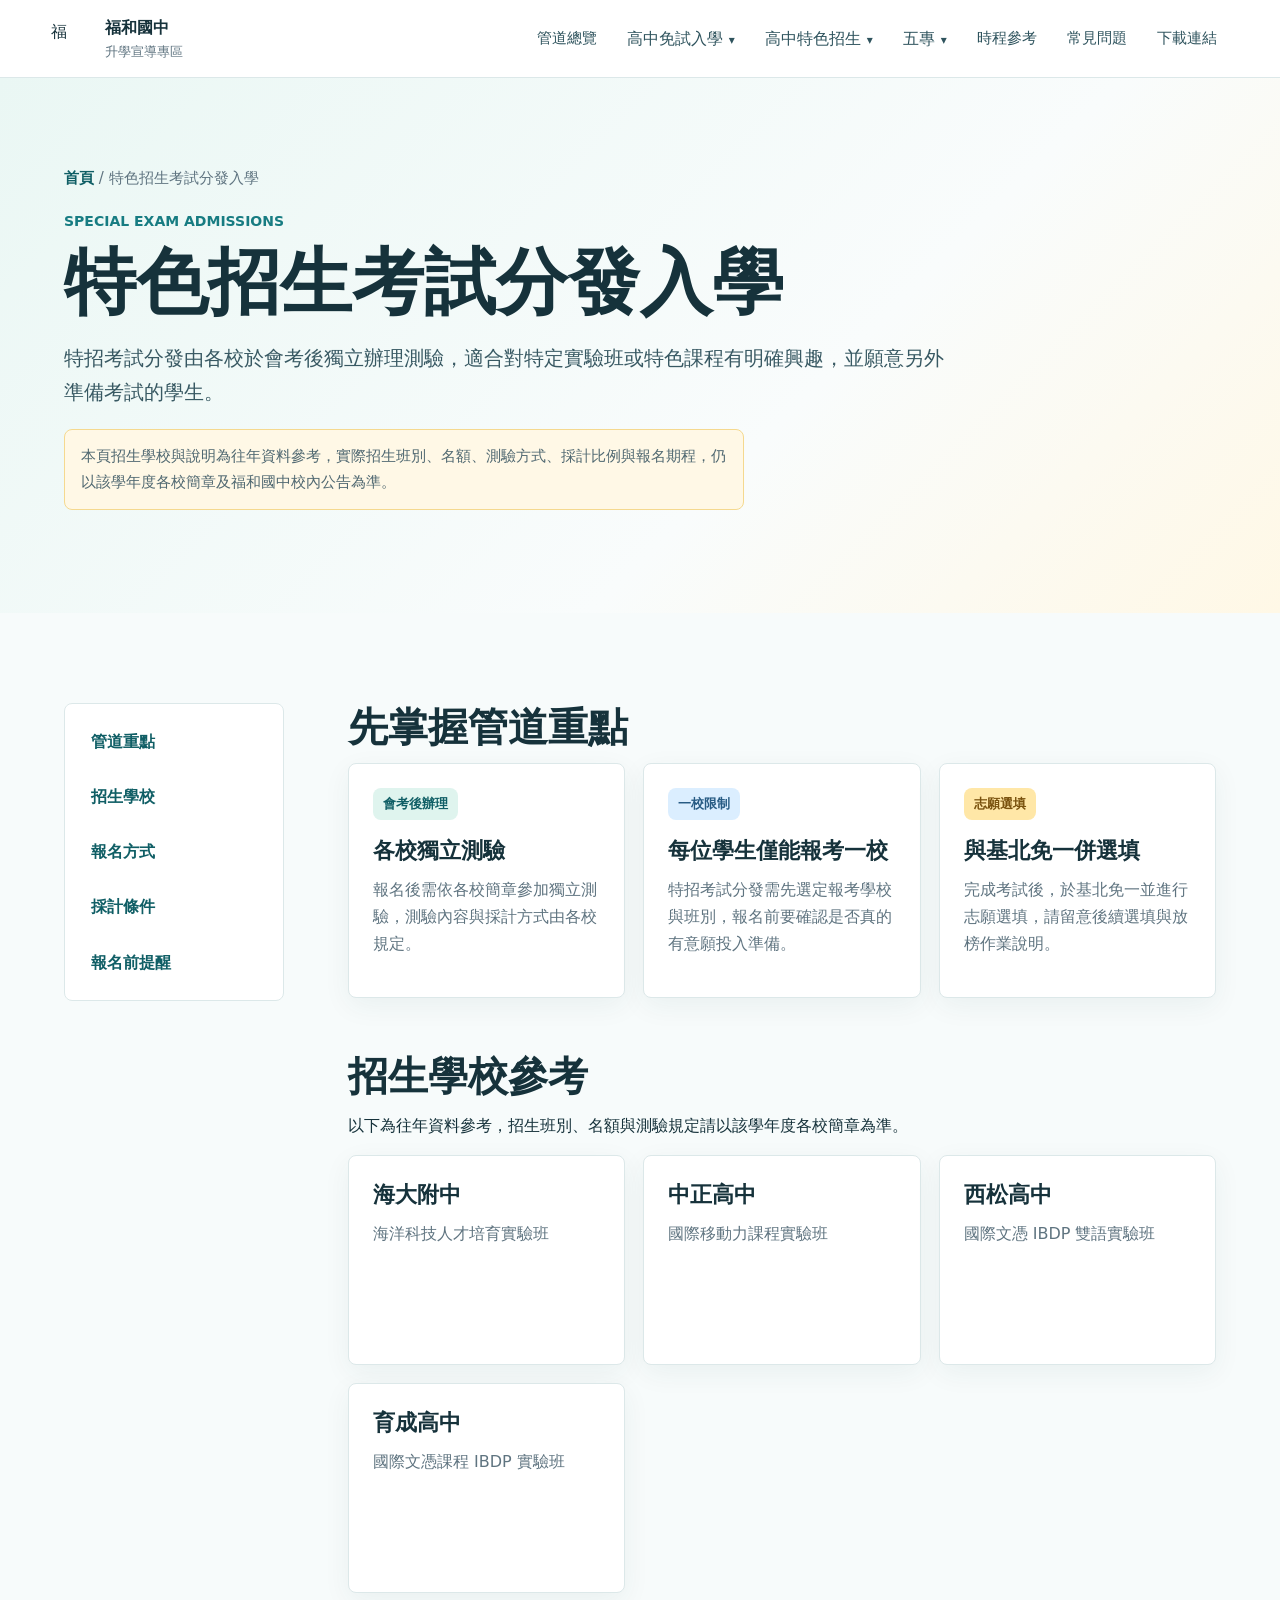
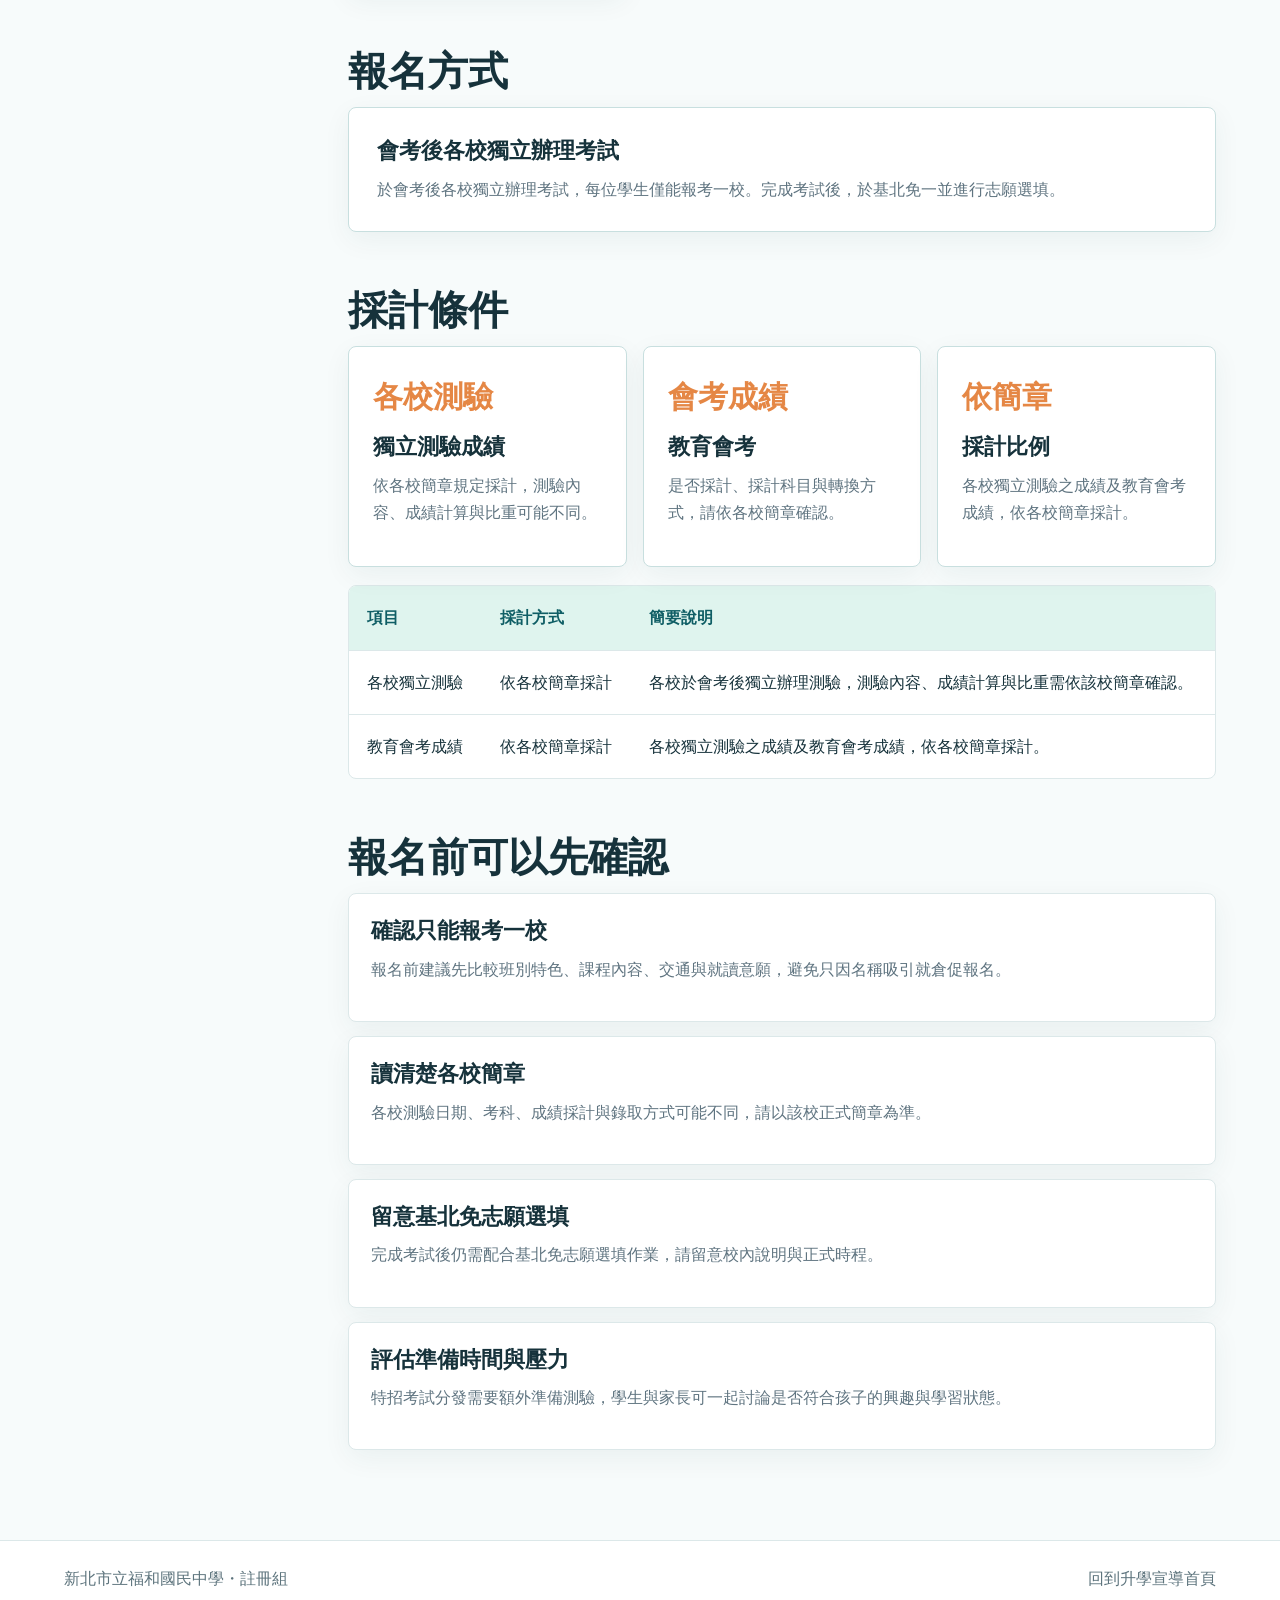
<file: special-exam.html>
﻿<!doctype html>
<html lang="zh-Hant">
  <head>
    <meta charset="utf-8" />
    <meta name="viewport" content="width=device-width, initial-scale=1" />
    <title>特色招生考試分發入學｜福和國中升學宣導專區</title>
    <link rel="stylesheet" href="styles.css" />
  </head>
  <body>
    <header class="site-header">
      <a class="brand" href="index.html#top" aria-label="回到首頁">
        <span class="brand-mark">福</span>
        <span>
          <strong>福和國中</strong>
          <small>升學宣導專區</small>
        </span>
      </a>
      <button class="nav-toggle" type="button" aria-expanded="false" aria-controls="site-nav">選單</button>
      <nav id="site-nav" class="site-nav" aria-label="主要導覽">
        <a href="index.html#pathways">管道總覽</a>
        <div class="nav-group">
          <button class="nav-menu-button" type="button" aria-expanded="false">高中免試入學</button>
          <div class="nav-menu">
            <a href="beiji.html">基北區免試入學</a>
            <a href="change-district.html">變更就學區（跨區申請）</a>
            <a href="learning-area.html">新北市學習區完全免試入學</a>
            <a href="public-priority.html">新北市公立高中優先免試入學</a>
            <a href="private-priority.html">新北市私立高中優先免試入學</a>
            <a href="special-pathways.html">其他特殊管道</a>
          </div>
        </div>
        <div class="nav-group">
          <button class="nav-menu-button" type="button" aria-expanded="false">高中特色招生</button>
          <div class="nav-menu">
            <a href="special-exam.html">考試分發入學</a>
            <a href="special-classes.html">藝才、體育、科學班</a>
            <a href="professional-groups.html">專業群科</a>
          </div>
        </div>
        <div class="nav-group">
          <button class="nav-menu-button" type="button" aria-expanded="false">五專</button>
          <div class="nav-menu">
            <a href="five-year-complete.html">五專完全免試</a>
            <a href="five-year-priority.html">五專優先免試</a>
            <a href="five-year-joint.html">五專聯合免試</a>
          </div>
        </div>
        <a href="index.html#timeline">時程參考</a>
        <a href="index.html#faq">常見問題</a>
        <a href="index.html#downloads">下載連結</a>
      </nav>
    </header>

    <main>
      <section class="page-hero">
        <p class="breadcrumb"><a href="index.html">首頁</a> / 特色招生考試分發入學</p>
        <p class="eyebrow">Special Exam Admissions</p>
        <h1>特色招生考試分發入學</h1>
        <p class="lead">特招考試分發由各校於會考後獨立辦理測驗，適合對特定實驗班或特色課程有明確興趣，並願意另外準備考試的學生。</p>
        <p class="notice">本頁招生學校與說明為往年資料參考，實際招生班別、名額、測驗方式、採計比例與報名期程，仍以該學年度各校簡章及福和國中校內公告為準。</p>
      </section>

      <section class="section detail-layout">
        <aside class="detail-nav" aria-label="頁面段落">
          <a href="#overview">管道重點</a>
          <a href="#schools">招生學校</a>
          <a href="#method">報名方式</a>
          <a href="#score">採計條件</a>
          <a href="#choice">報名前提醒</a>
        </aside>

        <div class="detail-content">
          <section id="overview" class="detail-section">
            <h2>先掌握管道重點</h2>
            <div class="cards three compact">
              <article class="card">
                <span class="tag calm">會考後辦理</span>
                <h3>各校獨立測驗</h3>
                <p>報名後需依各校簡章參加獨立測驗，測驗內容與採計方式由各校規定。</p>
              </article>
              <article class="card">
                <span class="tag fresh">一校限制</span>
                <h3>每位學生僅能報考一校</h3>
                <p>特招考試分發需先選定報考學校與班別，報名前要確認是否真的有意願投入準備。</p>
              </article>
              <article class="card">
                <span class="tag warm">志願選填</span>
                <h3>與基北免一併選填</h3>
                <p>完成考試後，於基北免一並進行志願選填，請留意後續選填與放榜作業說明。</p>
              </article>
            </div>
          </section>

          <section id="schools" class="detail-section">
            <h2>招生學校參考</h2>
            <p>以下為往年資料參考，招生班別、名額與測驗規定請以該學年度各校簡章為準。</p>
            <div class="cards three compact">
              <article class="card">
                <h3>海大附中</h3>
                <p>海洋科技人才培育實驗班</p>
              </article>
              <article class="card">
                <h3>中正高中</h3>
                <p>國際移動力課程實驗班</p>
              </article>
              <article class="card">
                <h3>西松高中</h3>
                <p>國際文憑 IBDP 雙語實驗班</p>
              </article>
              <article class="card">
                <h3>育成高中</h3>
                <p>國際文憑課程 IBDP 實驗班</p>
              </article>
            </div>
          </section>

          <section id="method" class="detail-section">
            <h2>報名方式</h2>
            <div class="feature-panel">
              <div>
                <h3>會考後各校獨立辦理考試</h3>
                <p>於會考後各校獨立辦理考試，每位學生僅能報考一校。完成考試後，於基北免一並進行志願選填。</p>
              </div>
            </div>
          </section>

          <section id="score" class="detail-section">
            <h2>採計條件</h2>
            <div class="score-grid">
              <article>
                <span>各校測驗</span>
                <h3>獨立測驗成績</h3>
                <p>依各校簡章規定採計，測驗內容、成績計算與比重可能不同。</p>
              </article>
              <article>
                <span>會考成績</span>
                <h3>教育會考</h3>
                <p>是否採計、採計科目與轉換方式，請依各校簡章確認。</p>
              </article>
              <article>
                <span>依簡章</span>
                <h3>採計比例</h3>
                <p>各校獨立測驗之成績及教育會考成績，依各校簡章採計。</p>
              </article>
            </div>
            <div class="compare-table" role="region" aria-label="特色招生考試分發入學採計條件">
              <table>
                <thead>
                  <tr>
                    <th>項目</th>
                    <th>採計方式</th>
                    <th>簡要說明</th>
                  </tr>
                </thead>
                <tbody>
                  <tr>
                    <td>各校獨立測驗</td>
                    <td>依各校簡章採計</td>
                    <td>各校於會考後獨立辦理測驗，測驗內容、成績計算與比重需依該校簡章確認。</td>
                  </tr>
                  <tr>
                    <td>教育會考成績</td>
                    <td>依各校簡章採計</td>
                    <td>各校獨立測驗之成績及教育會考成績，依各校簡章採計。</td>
                  </tr>
                </tbody>
              </table>
            </div>
          </section>

          <section id="choice" class="detail-section">
            <h2>報名前可以先確認</h2>
            <div class="info-list">
              <article>
                <h3>確認只能報考一校</h3>
                <p>報名前建議先比較班別特色、課程內容、交通與就讀意願，避免只因名稱吸引就倉促報名。</p>
              </article>
              <article>
                <h3>讀清楚各校簡章</h3>
                <p>各校測驗日期、考科、成績採計與錄取方式可能不同，請以該校正式簡章為準。</p>
              </article>
              <article>
                <h3>留意基北免志願選填</h3>
                <p>完成考試後仍需配合基北免志願選填作業，請留意校內說明與正式時程。</p>
              </article>
              <article>
                <h3>評估準備時間與壓力</h3>
                <p>特招考試分發需要額外準備測驗，學生與家長可一起討論是否符合孩子的興趣與學習狀態。</p>
              </article>
            </div>
          </section>
        </div>
      </section>
    </main>

    <footer class="site-footer">
      <p>新北市立福和國民中學・註冊組</p>
      <p><a href="index.html">回到升學宣導首頁</a></p>
    </footer>

    <script src="script.js"></script>
  </body>
</html>
</file>
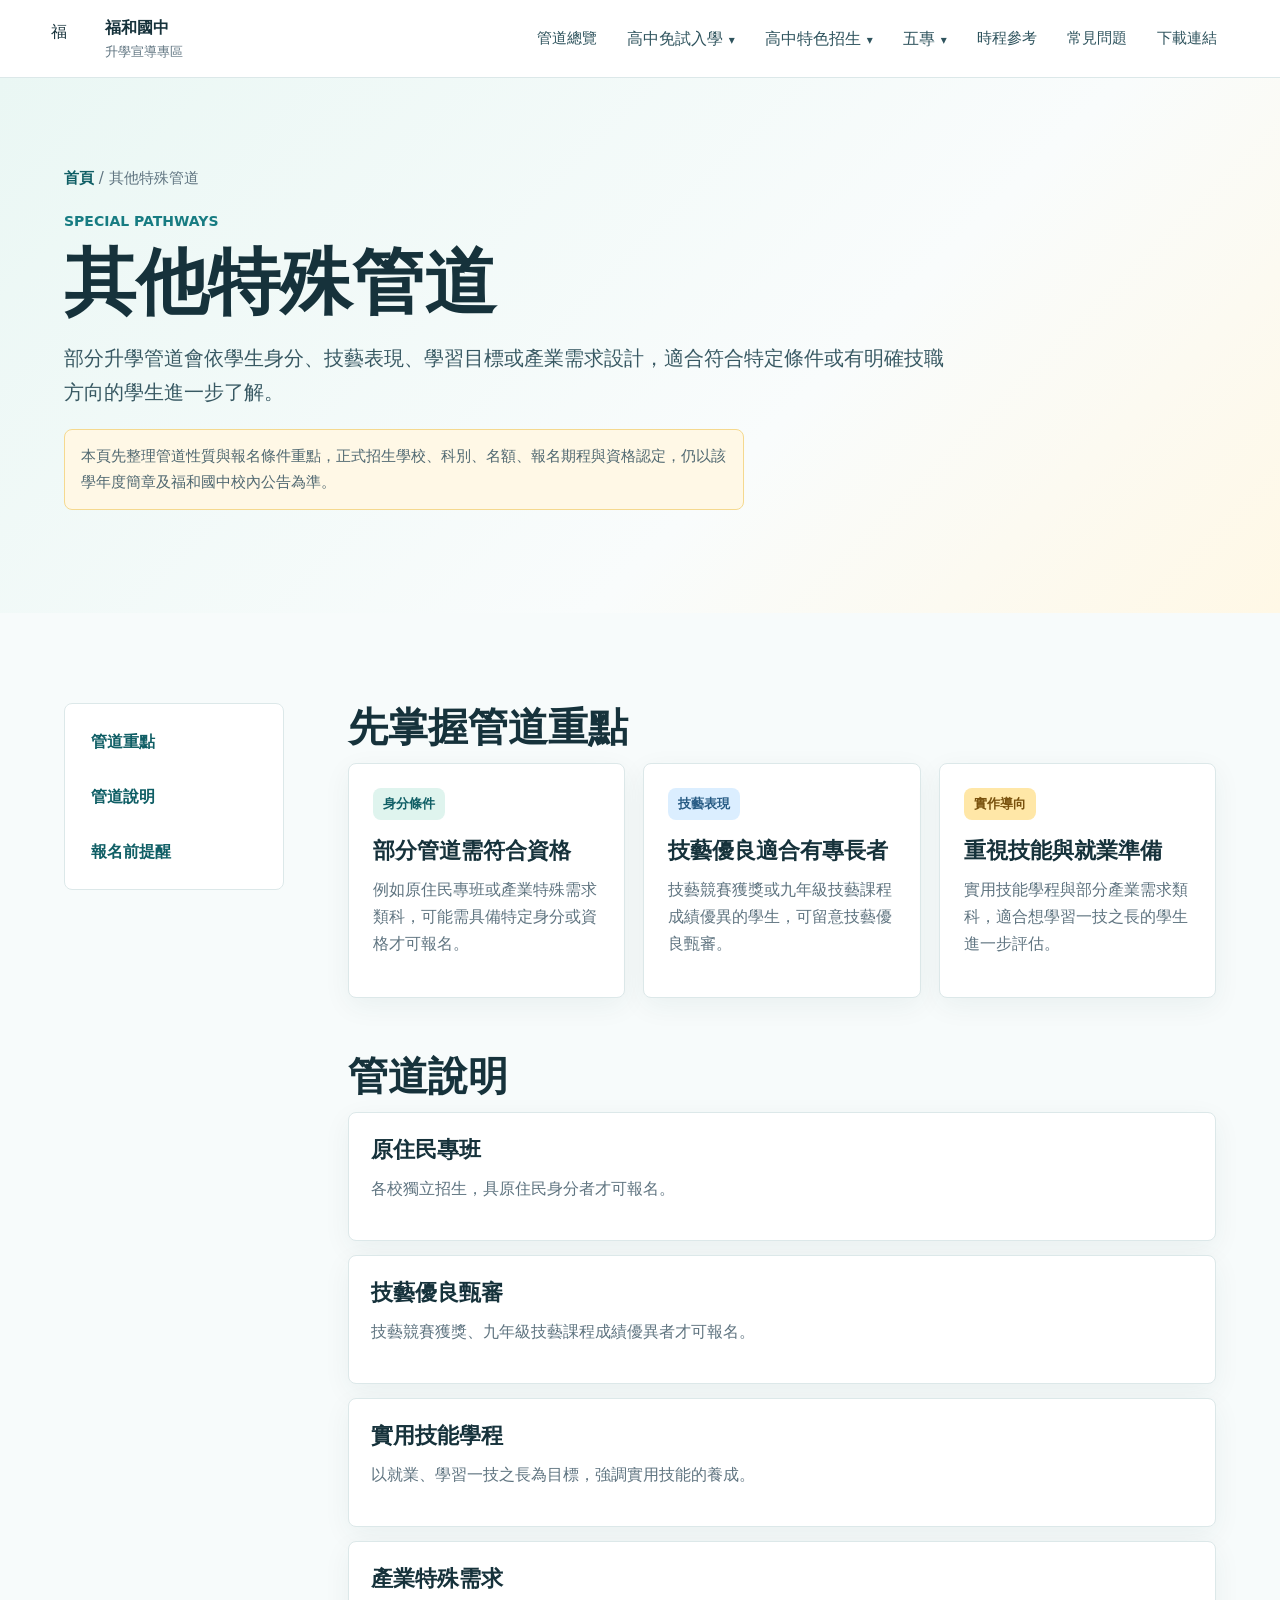
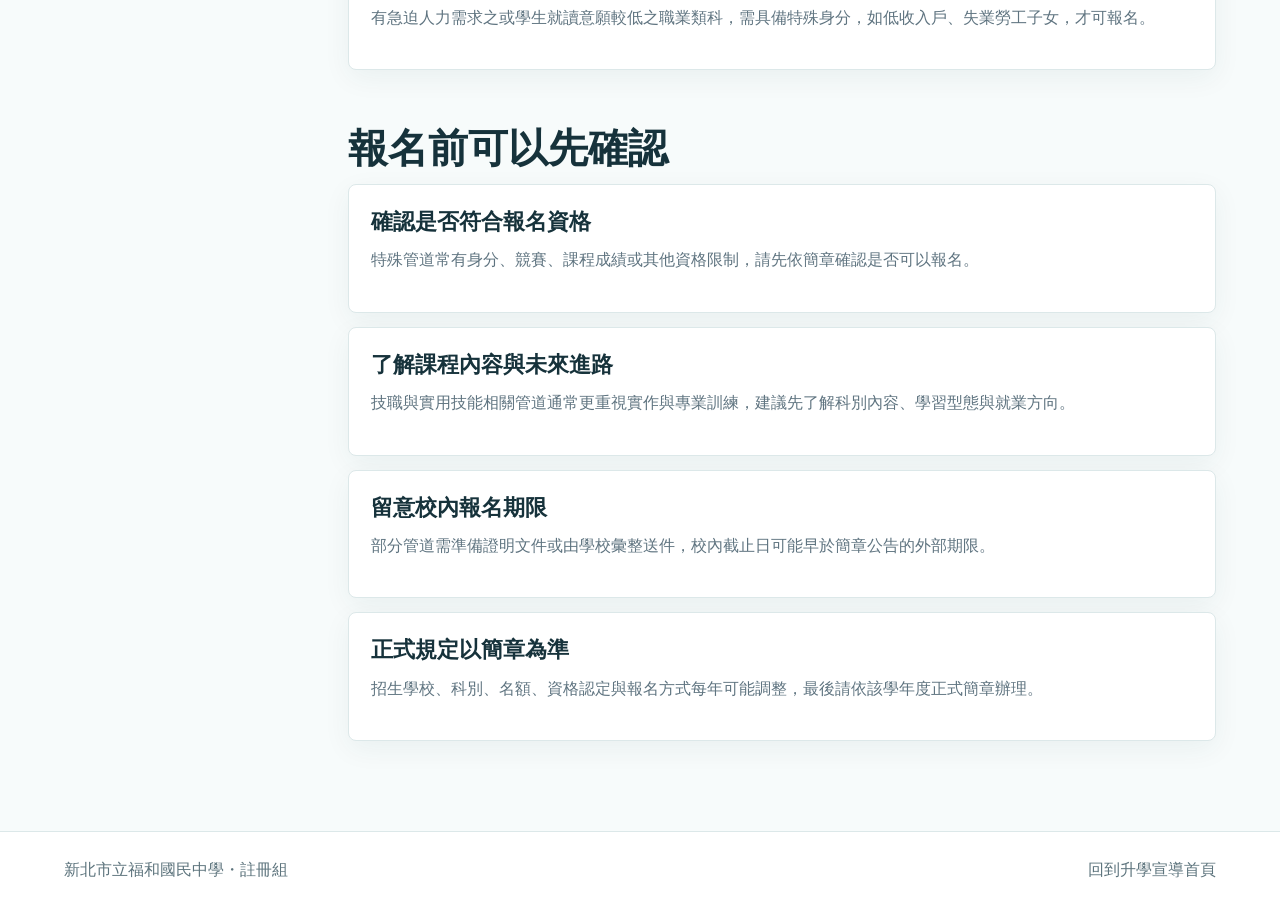
<file: special-pathways.html>
﻿<!doctype html>
<html lang="zh-Hant">
  <head>
    <meta charset="utf-8" />
    <meta name="viewport" content="width=device-width, initial-scale=1" />
    <title>其他特殊管道｜福和國中升學宣導專區</title>
    <link rel="stylesheet" href="styles.css" />
  </head>
  <body>
    <header class="site-header">
      <a class="brand" href="index.html#top" aria-label="回到首頁">
        <span class="brand-mark">福</span>
        <span>
          <strong>福和國中</strong>
          <small>升學宣導專區</small>
        </span>
      </a>
      <button class="nav-toggle" type="button" aria-expanded="false" aria-controls="site-nav">選單</button>
      <nav id="site-nav" class="site-nav" aria-label="主要導覽">
        <a href="index.html#pathways">管道總覽</a>
        <div class="nav-group">
          <button class="nav-menu-button" type="button" aria-expanded="false">高中免試入學</button>
          <div class="nav-menu">
            <a href="beiji.html">基北區免試入學</a>
            <a href="change-district.html">變更就學區（跨區申請）</a>
            <a href="learning-area.html">新北市學習區完全免試入學</a>
            <a href="public-priority.html">新北市公立高中優先免試入學</a>
            <a href="private-priority.html">新北市私立高中優先免試入學</a>
            <a href="special-pathways.html">其他特殊管道</a>
          </div>
        </div>
        <div class="nav-group">
          <button class="nav-menu-button" type="button" aria-expanded="false">高中特色招生</button>
          <div class="nav-menu">
            <a href="special-exam.html">考試分發入學</a>
            <a href="special-classes.html">藝才、體育、科學班</a>
            <a href="professional-groups.html">專業群科</a>
          </div>
        </div>
        <div class="nav-group">
          <button class="nav-menu-button" type="button" aria-expanded="false">五專</button>
          <div class="nav-menu">
            <a href="five-year-complete.html">五專完全免試</a>
            <a href="five-year-priority.html">五專優先免試</a>
            <a href="five-year-joint.html">五專聯合免試</a>
          </div>
        </div>
        <a href="index.html#timeline">時程參考</a>
        <a href="index.html#faq">常見問題</a>
        <a href="index.html#downloads">下載連結</a>
      </nav>
    </header>

    <main>
      <section class="page-hero">
        <p class="breadcrumb"><a href="index.html">首頁</a> / 其他特殊管道</p>
        <p class="eyebrow">Special Pathways</p>
        <h1>其他特殊管道</h1>
        <p class="lead">部分升學管道會依學生身分、技藝表現、學習目標或產業需求設計，適合符合特定條件或有明確技職方向的學生進一步了解。</p>
        <p class="notice">本頁先整理管道性質與報名條件重點，正式招生學校、科別、名額、報名期程與資格認定，仍以該學年度簡章及福和國中校內公告為準。</p>
      </section>

      <section class="section detail-layout">
        <aside class="detail-nav" aria-label="頁面段落">
          <a href="#overview">管道重點</a>
          <a href="#programs">管道說明</a>
          <a href="#choice">報名前提醒</a>
        </aside>

        <div class="detail-content">
          <section id="overview" class="detail-section">
            <h2>先掌握管道重點</h2>
            <div class="cards three compact">
              <article class="card">
                <span class="tag calm">身分條件</span>
                <h3>部分管道需符合資格</h3>
                <p>例如原住民專班或產業特殊需求類科，可能需具備特定身分或資格才可報名。</p>
              </article>
              <article class="card">
                <span class="tag fresh">技藝表現</span>
                <h3>技藝優良適合有專長者</h3>
                <p>技藝競賽獲獎或九年級技藝課程成績優異的學生，可留意技藝優良甄審。</p>
              </article>
              <article class="card">
                <span class="tag warm">實作導向</span>
                <h3>重視技能與就業準備</h3>
                <p>實用技能學程與部分產業需求類科，適合想學習一技之長的學生進一步評估。</p>
              </article>
            </div>
          </section>

          <section id="programs" class="detail-section">
            <h2>管道說明</h2>
            <div class="info-list">
              <article>
                <h3>原住民專班</h3>
                <p>各校獨立招生，具原住民身分者才可報名。</p>
              </article>
              <article>
                <h3>技藝優良甄審</h3>
                <p>技藝競賽獲獎、九年級技藝課程成績優異者才可報名。</p>
              </article>
              <article>
                <h3>實用技能學程</h3>
                <p>以就業、學習一技之長為目標，強調實用技能的養成。</p>
              </article>
              <article>
                <h3>產業特殊需求</h3>
                <p>有急迫人力需求之或學生就讀意願較低之職業類科，需具備特殊身分，如低收入戶、失業勞工子女，才可報名。</p>
              </article>
            </div>
          </section>

          <section id="choice" class="detail-section">
            <h2>報名前可以先確認</h2>
            <div class="info-list">
              <article>
                <h3>確認是否符合報名資格</h3>
                <p>特殊管道常有身分、競賽、課程成績或其他資格限制，請先依簡章確認是否可以報名。</p>
              </article>
              <article>
                <h3>了解課程內容與未來進路</h3>
                <p>技職與實用技能相關管道通常更重視實作與專業訓練，建議先了解科別內容、學習型態與就業方向。</p>
              </article>
              <article>
                <h3>留意校內報名期限</h3>
                <p>部分管道需準備證明文件或由學校彙整送件，校內截止日可能早於簡章公告的外部期限。</p>
              </article>
              <article>
                <h3>正式規定以簡章為準</h3>
                <p>招生學校、科別、名額、資格認定與報名方式每年可能調整，最後請依該學年度正式簡章辦理。</p>
              </article>
            </div>
          </section>
        </div>
      </section>
    </main>

    <footer class="site-footer">
      <p>新北市立福和國民中學・註冊組</p>
      <p><a href="index.html">回到升學宣導首頁</a></p>
    </footer>

    <script src="script.js"></script>
  </body>
</html>
</file>
<file: styles.css>
﻿:root {
  --ink: #16323b;
  --muted: #5f7480;
  --line: #dce8e9;
  --paper: #ffffff;
  --soft: #f3f9f8;
  --teal: #177c82;
  --teal-dark: #0f5e65;
  --mint: #dff4ee;
  --yellow: #ffe7a7;
  --orange: #e58745;
  --blue: #dbeeff;
  --shadow: 0 18px 50px rgba(18, 65, 72, 0.12);
  font-family: "Noto Sans TC", "Microsoft JhengHei", system-ui, sans-serif;
}

* {
  box-sizing: border-box;
}

html {
  scroll-behavior: smooth;
}

body {
  margin: 0;
  color: var(--ink);
  background: #f7fbfb;
  line-height: 1.7;
}

a {
  color: inherit;
  text-decoration: none;
}

.site-header {
  position: sticky;
  top: 0;
  z-index: 10;
  display: flex;
  align-items: center;
  justify-content: space-between;
  gap: 24px;
  padding: 14px clamp(18px, 4vw, 56px);
  background: rgba(255, 255, 255, 0.92);
  border-bottom: 1px solid var(--line);
  backdrop-filter: blur(16px);
}

.brand {
  display: inline-flex;
  align-items: center;
  gap: 12px;
  min-width: 190px;
}

.brand-mark {
  width: 42px;
  height: 42px;
  object-fit: contain;
  border-radius: 8px;
}

.brand strong,
.brand small {
  display: block;
}

.brand small {
  color: var(--muted);
  font-size: 13px;
}

.site-nav {
  display: flex;
  align-items: center;
  justify-content: flex-end;
  flex-wrap: wrap;
  gap: 6px;
}

.site-nav a,
.nav-menu-button,
.nav-toggle {
  padding: 9px 12px;
  border-radius: 8px;
  color: #2e535d;
  font-size: 15px;
}

.site-nav a:hover,
.nav-menu-button:hover,
.nav-group.open .nav-menu-button {
  background: var(--mint);
  color: var(--teal-dark);
}

.nav-group {
  position: relative;
}

.nav-menu-button {
  border: 0;
  background: transparent;
  cursor: pointer;
  font: inherit;
}

.nav-menu-button::after {
  content: "▾";
  margin-left: 6px;
  font-size: 12px;
}

.nav-menu {
  position: absolute;
  top: calc(100% + 8px);
  right: 0;
  z-index: 20;
  display: none;
  min-width: 240px;
  padding: 8px;
  background: #fff;
  border: 1px solid var(--line);
  border-radius: 8px;
  box-shadow: var(--shadow);
}

.nav-menu a {
  display: block;
  padding: 10px 12px;
  white-space: nowrap;
}

.nav-group:hover .nav-menu,
.nav-group:focus-within .nav-menu,
.nav-group.open .nav-menu {
  display: block;
}

.nav-toggle {
  display: none;
  border: 1px solid var(--line);
  background: #fff;
}

.hero {
  display: grid;
  grid-template-columns: minmax(0, 0.95fr) minmax(320px, 1.05fr);
  align-items: center;
  gap: clamp(24px, 4vw, 56px);
  min-height: calc(100vh - 72px);
  padding: clamp(36px, 6vw, 78px) clamp(18px, 5vw, 72px) 36px;
  background:
    linear-gradient(90deg, rgba(247, 251, 251, 0.96), rgba(247, 251, 251, 0.72) 48%, rgba(247, 251, 251, 0.25)),
    var(--soft);
}

.hero-copy {
  max-width: 720px;
}

.eyebrow {
  margin: 0 0 10px;
  color: var(--teal);
  font-size: 14px;
  font-weight: 800;
  letter-spacing: 0;
  text-transform: uppercase;
}

h1,
h2,
h3,
p {
  margin-top: 0;
}

h1 {
  margin-bottom: 20px;
  font-size: clamp(40px, 6vw, 72px);
  line-height: 1.08;
  letter-spacing: 0;
}

h2 {
  margin-bottom: 12px;
  font-size: clamp(30px, 4vw, 46px);
  line-height: 1.2;
  letter-spacing: 0;
}

h3 {
  margin-bottom: 10px;
  font-size: 22px;
  line-height: 1.35;
  letter-spacing: 0;
}

.lead {
  color: #385963;
  font-size: 20px;
}

.hero-actions {
  display: flex;
  flex-wrap: wrap;
  gap: 12px;
  margin: 28px 0 18px;
}

.button {
  display: inline-flex;
  align-items: center;
  justify-content: center;
  min-height: 46px;
  padding: 10px 18px;
  border-radius: 8px;
  font-weight: 800;
}

.button.primary {
  color: #fff;
  background: var(--teal);
}

.button.secondary {
  color: var(--teal-dark);
  background: #fff;
  border: 1px solid var(--line);
}

.notice {
  max-width: 680px;
  padding: 14px 16px;
  color: #506871;
  background: #fff8e6;
  border: 1px solid #f5d98f;
  border-radius: 8px;
  font-size: 15px;
}

.hero-image {
  align-self: center;
  min-height: 0;
  aspect-ratio: 1750 / 899;
  overflow: hidden;
  border-radius: 8px;
  background: #eaf7f4;
  box-shadow: var(--shadow);
}

.hero-image img {
  width: 100%;
  height: 100%;
  min-height: 0;
  display: block;
  object-fit: contain;
  object-position: center;
}

.quick-links {
  display: grid;
  grid-template-columns: repeat(3, 1fr);
  gap: 1px;
  margin: 0 clamp(18px, 5vw, 72px);
  overflow: hidden;
  border: 1px solid var(--line);
  border-radius: 8px;
  background: var(--line);
  transform: translateY(-18px);
}

.quick-links a {
  padding: 18px 20px;
  background: #fff;
  color: var(--teal-dark);
  font-weight: 800;
  text-align: center;
}

.quick-links a:hover {
  background: var(--mint);
}

.section {
  padding: clamp(54px, 7vw, 90px) clamp(18px, 5vw, 72px);
}

.section-heading {
  max-width: 760px;
  margin-bottom: 28px;
}

.section-heading p:not(.eyebrow) {
  color: var(--muted);
  font-size: 18px;
}

.cards {
  display: grid;
  gap: 18px;
}

.cards.three {
  grid-template-columns: repeat(3, 1fr);
}

.card,
.info-list article,
.role-grid article,
.score-grid article,
details {
  background: var(--paper);
  border: 1px solid var(--line);
  border-radius: 8px;
  box-shadow: 0 8px 28px rgba(18, 65, 72, 0.06);
}

.card {
  padding: 24px;
}

.card p,
.info-list p,
.role-grid li,
.score-grid p,
details p {
  color: var(--muted);
}

.card ul,
.role-grid ul {
  margin: 16px 0 0;
  padding-left: 20px;
}

.tag {
  display: inline-flex;
  margin-bottom: 16px;
  padding: 5px 10px;
  border-radius: 8px;
  font-size: 13px;
  font-weight: 800;
}

.tag.calm {
  color: #0f5e65;
  background: var(--mint);
}

.tag.warm {
  color: #79510d;
  background: var(--yellow);
}

.tag.fresh {
  color: #275b84;
  background: var(--blue);
}

.split {
  display: grid;
  grid-template-columns: minmax(260px, 0.78fr) minmax(0, 1.22fr);
  gap: clamp(24px, 5vw, 72px);
}

.split.reverse {
  grid-template-columns: minmax(0, 1.15fr) minmax(260px, 0.85fr);
}

.split.reverse .section-heading {
  order: 2;
}

.sticky-heading {
  position: sticky;
  top: 96px;
  align-self: start;
}

.info-list {
  display: grid;
  gap: 14px;
}

.info-list article {
  padding: 22px;
}

.info-list h3 a,
.card h3 a {
  color: var(--teal-dark);
  text-decoration: underline;
  text-decoration-color: transparent;
  text-underline-offset: 5px;
  transition:
    color 0.18s ease,
    text-decoration-color 0.18s ease;
}

.info-list h3 a:hover,
.info-list h3 a:focus-visible,
.card h3 a:hover,
.card h3 a:focus-visible {
  color: var(--teal);
  text-decoration-color: currentColor;
}

.highlight {
  background: #eaf7f4;
}

.score-grid {
  display: grid;
  grid-template-columns: repeat(3, 1fr);
  gap: 16px;
  margin-bottom: 18px;
}

.score-grid article {
  padding: 24px;
  border-color: #c8dfdf;
}

.score-grid span {
  display: inline-block;
  margin-bottom: 10px;
  color: var(--orange);
  font-size: 30px;
  font-weight: 900;
}

.role-grid {
  display: grid;
  grid-template-columns: repeat(2, 1fr);
  gap: 18px;
}

.role-grid article {
  padding: 24px;
}

.compact .card {
  min-height: 210px;
}

.compare-table {
  overflow-x: auto;
  border: 1px solid var(--line);
  border-radius: 8px;
  background: #fff;
}

.mobile-table {
  display: none;
}

@media (max-width: 760px) {
  .compare-table.has-mobile-table {
    overflow: visible;
  }

  .compare-table.has-mobile-table > table {
    display: none;
  }

  .mobile-table {
    display: block;
  }

  .mobile-table dl {
    margin: 0;
    padding: 18px;
    border-bottom: 1px solid var(--line);
  }

  .mobile-table dl:last-child {
    border-bottom: 0;
  }

  .mobile-table dt {
    margin-top: 12px;
    color: var(--teal-dark);
    font-weight: 800;
  }

  .mobile-table dt:first-child {
    margin-top: 0;
  }

  .mobile-table dd {
    margin: 4px 0 0;
    overflow-wrap: anywhere;
  }
}

table {
  width: 100%;
  min-width: 620px;
  border-collapse: collapse;
}

th,
td {
  padding: 18px;
  border-bottom: 1px solid var(--line);
  text-align: left;
  vertical-align: top;
}

th {
  color: var(--teal-dark);
  background: var(--mint);
}

tr:last-child td {
  border-bottom: 0;
}

.score-note {
  display: grid;
  gap: 8px;
  margin: 0;
  padding-left: 20px;
}

.score-note li {
  color: var(--muted);
  line-height: 1.7;
}

.score-note strong {
  color: var(--teal-dark);
}

.timeline-section {
  background: #fff;
}

.timeline {
  display: grid;
  gap: 18px;
  max-width: 1080px;
  margin: 0;
  padding: 0;
  list-style: none;
}

.timeline li {
  display: grid;
  grid-template-columns: 96px 1fr;
  gap: 18px;
  padding: 18px;
  border: 1px solid var(--line);
  border-left: 6px solid var(--teal);
  border-radius: 8px;
  background: linear-gradient(90deg, #f8fcfc 0, #fff 100%);
}

.timeline span {
  display: flex;
  align-items: center;
  justify-content: center;
  min-height: 70px;
  border-radius: 8px;
  color: var(--orange);
  background: #fff7e9;
  font-size: 24px;
  font-weight: 900;
}

.timeline-items {
  display: grid;
  grid-template-columns: repeat(2, minmax(0, 1fr));
  gap: 12px;
}

.timeline-entry {
  min-height: 132px;
  padding: 16px;
  border: 1px solid rgba(18, 126, 132, 0.14);
  border-radius: 8px;
  background: #fff;
}

.timeline-entry:only-child {
  grid-column: 1 / -1;
}

.timeline-entry small {
  display: inline-flex;
  margin-bottom: 8px;
  padding: 3px 8px;
  border-radius: 999px;
  color: var(--teal-dark);
  background: var(--mint);
  font-size: 13px;
  font-weight: 900;
}

.timeline-entry a,
.timeline-entry strong {
  display: block;
  color: var(--teal-dark);
  font-size: 18px;
  line-height: 1.45;
  font-weight: 900;
  text-decoration: none;
}

.timeline-entry a:hover {
  color: var(--orange);
}

.timeline-entry p {
  margin: 8px 0 0;
  color: var(--muted);
  line-height: 1.7;
}

.faq-list {
  display: grid;
  gap: 12px;
  max-width: 900px;
}

details {
  padding: 0 20px;
}

summary {
  cursor: pointer;
  padding: 18px 0;
  font-weight: 900;
}

summary::marker {
  color: var(--teal);
}

details p {
  margin-bottom: 20px;
}

.updates-section {
  padding-top: 42px;
  padding-bottom: 42px;
  background: #f8fcfc;
}

.update-list {
  display: grid;
  grid-template-columns: repeat(2, minmax(0, 1fr));
  gap: 10px;
  max-width: 1080px;
}

.update-list article {
  display: grid;
  grid-template-columns: 104px 1fr;
  align-items: center;
  gap: 10px;
  padding: 12px 14px;
  border: 1px solid var(--line);
  border-radius: 8px;
  background: #fff;
  box-shadow: 0 6px 18px rgba(18, 65, 72, 0.04);
}

.update-list time {
  color: var(--orange);
  font-size: 14px;
  font-weight: 900;
}

.update-list h3 {
  margin: 0;
  font-size: 17px;
  line-height: 1.45;
}

.update-list p {
  margin: 0;
  color: var(--muted);
  font-size: 15px;
  line-height: 1.6;
}

.compact-heading {
  margin-bottom: 18px;
}

.downloads {
  display: grid;
  grid-template-columns: minmax(260px, 0.9fr) minmax(0, 1.1fr);
  gap: clamp(24px, 5vw, 56px);
  color: #fff;
  background: var(--teal-dark);
}

.downloads .eyebrow,
.downloads p {
  color: #dff4ee;
}

.download-grid {
  display: grid;
  grid-template-columns: repeat(2, 1fr);
  gap: 12px;
}

.download-grid a {
  display: flex;
  align-items: center;
  justify-content: space-between;
  gap: 14px;
  min-height: 82px;
  padding: 18px;
  border: 1px solid rgba(255, 255, 255, 0.22);
  border-radius: 8px;
  background: rgba(255, 255, 255, 0.1);
  font-weight: 900;
}

.download-grid span {
  flex: 0 0 auto;
  padding: 4px 9px;
  border-radius: 8px;
  color: #17353c;
  background: var(--yellow);
  font-size: 13px;
}

.site-footer {
  display: flex;
  flex-wrap: wrap;
  justify-content: space-between;
  gap: 10px;
  padding: 24px clamp(18px, 5vw, 72px);
  color: #5d747d;
  background: #fff;
  border-top: 1px solid var(--line);
}

.site-footer p {
  margin: 0;
}

@media (max-width: 1040px) {
  .cards.three,
  .score-grid {
    grid-template-columns: repeat(2, 1fr);
  }

  .hero,
  .split,
  .split.reverse,
  .downloads {
    grid-template-columns: 1fr;
  }

  .split.reverse .section-heading {
    order: 0;
  }

  .sticky-heading {
    position: static;
  }
}

@media (max-width: 760px) {
  .site-header {
    align-items: flex-start;
  }

  .nav-toggle {
    display: inline-flex;
  }

  .site-nav {
    position: absolute;
    left: 18px;
    right: 18px;
    top: 74px;
    display: none;
    flex-direction: column;
    align-items: stretch;
    padding: 10px;
    background: #fff;
    border: 1px solid var(--line);
    border-radius: 8px;
    box-shadow: var(--shadow);
  }

  .site-nav.open {
    display: flex;
  }

  .site-nav a {
    padding: 12px;
  }

  .nav-group {
    width: 100%;
  }

  .nav-menu-button {
    width: 100%;
    padding: 12px;
    text-align: left;
  }

  .nav-menu {
    position: static;
    min-width: 0;
    margin: 2px 0 8px;
    padding: 6px;
    box-shadow: none;
  }

  .nav-group:hover .nav-menu {
    display: none;
  }

  .nav-group.open .nav-menu,
  .nav-group:focus-within .nav-menu {
    display: block;
  }

  .hero {
    min-height: auto;
    padding-top: 36px;
  }

  .hero-image,
  .hero-image img {
    min-height: 0;
  }

  .quick-links,
  .cards.three,
  .score-grid,
  .role-grid,
  .download-grid {
    grid-template-columns: 1fr;
  }

  .quick-links {
    transform: none;
    margin-top: 18px;
  }

  .section {
    padding-top: 48px;
    padding-bottom: 48px;
  }

  .timeline li {
    grid-template-columns: 1fr;
    gap: 12px;
    min-height: auto;
  }

  .timeline-items {
    grid-template-columns: 1fr;
  }

  .timeline-entry {
    min-height: auto;
  }

  .update-list {
    grid-template-columns: 1fr;
  }

  .update-list article {
    grid-template-columns: 1fr;
    gap: 8px;
  }
}

.text-link {
  display: inline-flex;
  margin-top: 10px;
  color: var(--teal-dark);
  font-weight: 900;
}

.feature-panel {
  display: flex;
  align-items: center;
  justify-content: space-between;
  gap: 24px;
  padding: 28px;
  background: #fff;
  border: 1px solid #c8dfdf;
  border-radius: 8px;
  box-shadow: 0 8px 28px rgba(18, 65, 72, 0.06);
}

.feature-panel p {
  max-width: 760px;
  margin-bottom: 0;
  color: var(--muted);
}

.page-hero {
  padding: clamp(42px, 7vw, 88px) clamp(18px, 5vw, 72px);
  background: linear-gradient(135deg, #eaf7f4 0%, #f9fcfc 62%, #fff8e6 100%);
}

.page-hero .lead {
  max-width: 880px;
}

.breadcrumb {
  margin-bottom: 18px;
  color: var(--muted);
  font-size: 15px;
}

.breadcrumb a {
  color: var(--teal-dark);
  font-weight: 800;
}

.detail-layout {
  display: grid;
  grid-template-columns: 220px minmax(0, 1fr);
  gap: clamp(24px, 5vw, 64px);
}

.detail-nav {
  position: sticky;
  top: 96px;
  align-self: start;
  display: grid;
  gap: 8px;
  padding: 14px;
  background: #fff;
  border: 1px solid var(--line);
  border-radius: 8px;
}

.detail-nav a {
  padding: 10px 12px;
  border-radius: 8px;
  color: var(--teal-dark);
  font-weight: 800;
}

.detail-nav a:hover {
  background: var(--mint);
}

.detail-content {
  display: grid;
  gap: 54px;
}

.detail-section > h2 {
  font-size: clamp(28px, 3.5vw, 40px);
}

.district-page .page-hero h1 {
  font-size: 48px;
  line-height: 1.2;
}

.district-page .detail-section {
  scroll-margin-top: 150px;
  min-width: 0;
}

.district-page .detail-section > h2 {
  font-size: 30px;
}

.district-requirements {
  margin: 24px 0 0;
  padding: 0;
  list-style: none;
  border-top: 1px solid var(--line);
}

.district-requirements > li {
  display: grid;
  grid-template-columns: minmax(0, 1fr) minmax(0, 1fr);
  gap: 24px;
  padding: 24px 0;
  border-bottom: 1px solid var(--line);
}

.district-reason {
  display: flex;
  align-items: flex-start;
  gap: 14px;
}

.district-number {
  display: grid;
  flex: 0 0 38px;
  height: 38px;
  place-items: center;
  border-radius: 8px;
  color: var(--teal-dark);
  background: var(--mint);
  font-weight: 800;
}

.district-reason h3 {
  font-size: 20px;
}

.district-reason p,
.district-documents p,
.district-documents ul,
.district-reminder p {
  margin-bottom: 0;
  color: var(--muted);
}

.district-documents h4 {
  margin: 0 0 8px;
  color: var(--teal-dark);
  font-size: 16px;
}

.district-documents ul {
  margin-top: 0;
  padding-left: 20px;
}

.district-documents .notice {
  margin-top: 14px;
}

.district-footnote,
.district-contact {
  margin: 20px 0 0;
  color: var(--muted);
}

.district-reminder {
  padding: 18px 20px;
  border-left: 4px solid var(--teal);
  background: var(--soft);
}

.district-reminder h3 {
  color: var(--teal-dark);
  font-size: 22px;
}

@media (max-width: 760px) {
  .district-page .page-hero h1 {
    font-size: 36px;
  }

  .district-requirements > li {
    grid-template-columns: 1fr;
    gap: 16px;
  }

  .district-documents {
    padding-left: 52px;
  }
}

.step-list {
  display: grid;
  gap: 12px;
  margin: 22px 0 0;
  padding: 0;
  list-style: none;
}

.step-list li {
  display: flex;
  align-items: center;
  gap: 14px;
  padding: 16px 18px;
  background: #fff;
  border: 1px solid var(--line);
  border-radius: 8px;
}

.step-list span {
  display: grid;
  width: 34px;
  height: 34px;
  flex: 0 0 auto;
  place-items: center;
  color: #fff;
  background: var(--teal);
  border-radius: 8px;
  font-weight: 900;
}

@media (max-width: 1040px) {
  .detail-layout {
    grid-template-columns: 1fr;
  }

  .detail-nav {
    position: static;
    grid-template-columns: repeat(2, 1fr);
  }

  .feature-panel {
    align-items: flex-start;
    flex-direction: column;
  }
}

@media (max-width: 760px) {
  .detail-nav {
    grid-template-columns: 1fr;
  }
}
</file>
